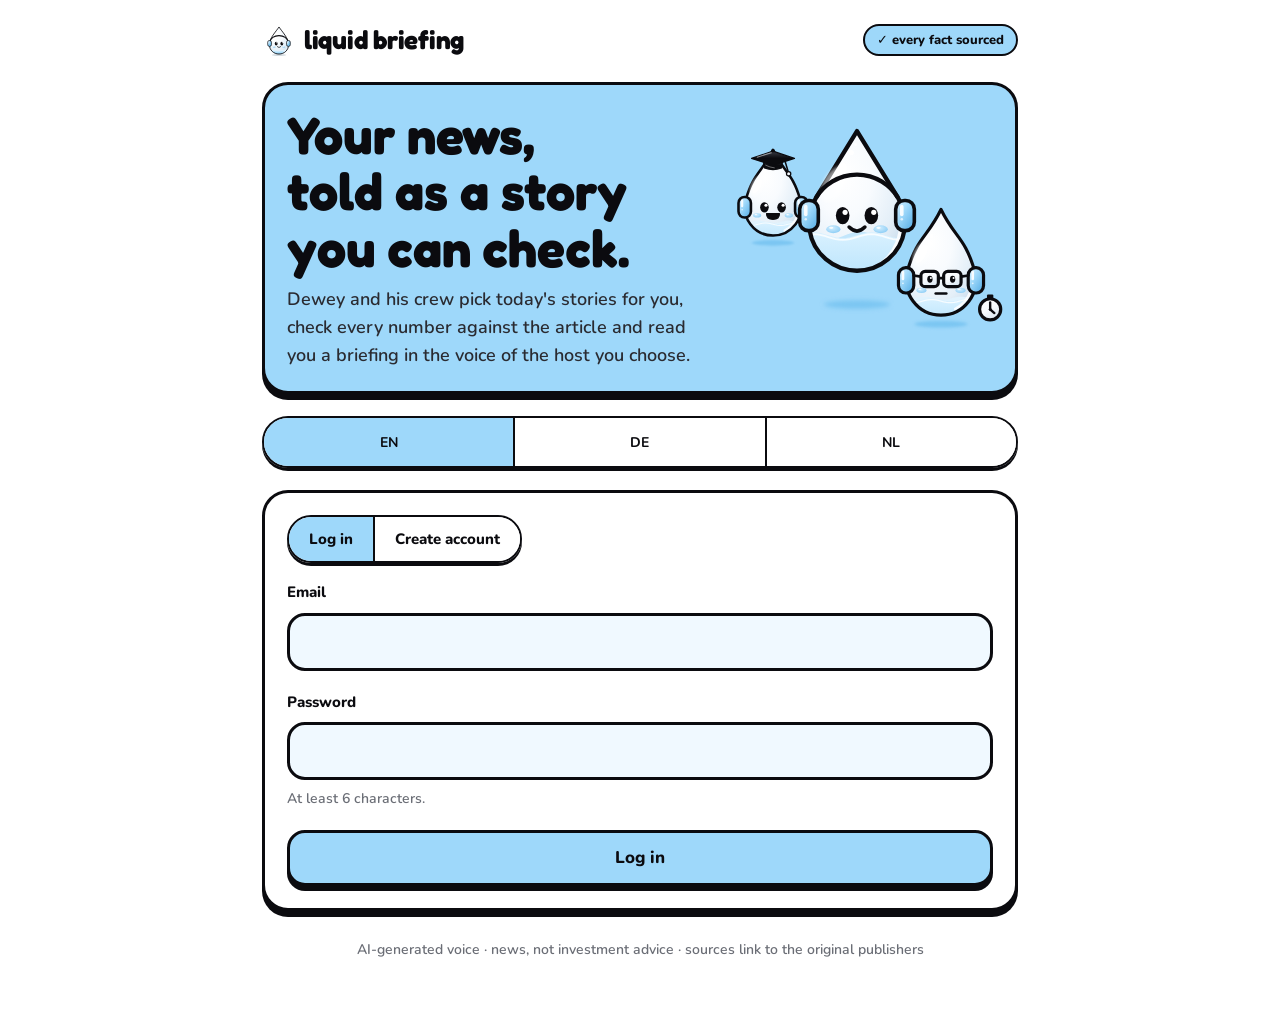
<file: index.html>
<!DOCTYPE html>
<html lang="en">
<head>
<meta charset="utf-8">
<meta name="viewport" content="width=device-width, initial-scale=1">
<title>Liquid Briefing</title>
<link rel="preconnect" href="https://fonts.googleapis.com">
<link rel="stylesheet" href="https://fonts.googleapis.com/css2?family=Fredoka:wght@500;600;700&family=Nunito:wght@400;600;700;800&display=swap">
<style>

/* VOICE: friendly, curious, honest - Dewey reads you the news and checks every fact
   IDEA: a pocket radio with a magnifying glass - the briefing plays, every sentence can be checked
   PICTURE: Dewey the drop with headphones, mood follows the state (happy, checking, talking, oops)
   COLOUR and TYPE: Design System v1 - 60 paper, 30 ink, 10 baby blue; Fredoka display, Nunito UI
   LAYOUT: one calm column, chunky outlined cards with offset shadows, player first */
:root{--paper:#FFFFFF;--ink:#0B0B0F;--ink2:#2A2B31;--mute:#6B6E76;--line:#C9CCD2;--soft:#EEF0F3;--sky:#9ED8FA;--sky2:#C2E6FC;--sky3:#1F6FA3;--dew100:#E1F3FE;--ice:#F0F9FF;--link:#1F6FA3;--link2:#0E3A57;--bad:#B3261E}
*{box-sizing:border-box;min-width:0}
html{scroll-behavior:smooth}
body{margin:0;background:var(--paper);color:var(--ink);font:600 16px/1.55 Nunito,system-ui,sans-serif;overflow-x:clip}
a{color:var(--link)}a:hover{color:var(--link2)}
h1,h2,h3{font-family:Fredoka,Nunito,sans-serif;margin:0;line-height:1.08;text-wrap:balance}
h1{font-weight:700;font-size:clamp(34px,5vw,52px)}h2{font-weight:600;font-size:28px}h3{font-weight:600;font-size:20px}
.wrap{max-width:820px;margin:0 auto;padding:20px clamp(16px,4vw,32px) 48px}
header{display:flex;justify-content:space-between;align-items:center;gap:12px;margin-bottom:22px}
.logo{font-family:Fredoka,sans-serif;font-weight:700;font-size:26px;letter-spacing:-.01em;display:flex;align-items:center;gap:8px;white-space:nowrap}
.pill{display:inline-flex;align-items:center;gap:6px;font-weight:800;font-size:13px;border:2px solid var(--ink);border-radius:999px;padding:4px 12px;background:var(--sky)}
.card{border:3px solid var(--ink);border-radius:26px;box-shadow:0 6px 0 var(--ink);background:var(--paper);padding:22px}
.card+.card,.stack>*+*{margin-top:22px}
.hero{background:var(--sky);display:grid;grid-template-columns:minmax(0,1fr) 280px;gap:18px;align-items:center}
.hero p{margin:10px 0 0;font-size:18px;color:var(--ink2)}
label.lab{display:block;font-weight:800;font-size:15px;margin:0 0 8px}
textarea{width:100%;min-height:118px;font:600 16px/1.5 Nunito,sans-serif;color:var(--ink);border:3px solid var(--ink);border-radius:18px;padding:14px 16px;resize:vertical;background:var(--ice)}
textarea:focus,button:focus-visible,a:focus-visible{outline:3px solid var(--sky3);outline-offset:3px}
.row{display:flex;flex-wrap:wrap;gap:10px}
.chip{font:800 15px Nunito,sans-serif;min-height:44px;padding:0 16px;border:2.5px solid var(--ink);border-radius:999px;background:var(--paper);color:var(--ink);box-shadow:0 3px 0 var(--ink);cursor:pointer}
.chip[aria-pressed=true]{background:var(--sky)}
.chip:active,.btn:active{transform:translateY(3px);box-shadow:0 0 0 var(--ink)}
.btn{font:800 17px Nunito,sans-serif;min-height:56px;padding:0 28px;border:3px solid var(--ink);border-radius:18px;background:var(--sky);color:var(--ink);box-shadow:0 5px 0 var(--ink);cursor:pointer}
.btn.dark{background:var(--ink);color:#fff;box-shadow:0 5px 0 var(--ink2)}.btn.white{background:#fff}
.btn[disabled]{border-color:var(--line);background:var(--soft);color:var(--mute);box-shadow:0 5px 0 var(--line);cursor:wait}
.hint{font-size:14px;color:var(--mute);margin:8px 0 0}
.field+.field{margin-top:20px}
.seg{display:inline-flex;border:2.5px solid var(--ink);border-radius:999px;overflow:hidden;box-shadow:0 3px 0 var(--ink)}
.seg button{font:800 15px Nunito,sans-serif;min-height:44px;padding:0 16px;border:0;border-left:2.5px solid var(--ink);background:#fff;cursor:pointer;font-variant-numeric:tabular-nums}
.seg button:first-child{border-left:0}.seg button[aria-pressed=true]{background:var(--sky)}
.or{display:flex;align-items:center;gap:10px;color:var(--mute);font-weight:800;font-size:13px;margin:18px 0 12px}.or::before,.or::after{content:"";flex:1;border-top:2px dashed var(--line)}
/* working */
.work{text-align:center;background:var(--ice)}
.work .dewey{margin:0 auto}
.steps{list-style:none;margin:18px auto 0;padding:0;max-width:440px;text-align:left}
.steps li{display:flex;align-items:center;gap:12px;padding:9px 0;font-weight:700;color:var(--mute)}
.steps li .dot{width:26px;height:26px;flex:none;border:2.5px solid var(--line);border-radius:999px;display:grid;place-items:center;font-size:14px;background:#fff}
.steps li.on{color:var(--ink)}.steps li.on .dot{border-color:var(--ink);background:var(--sky)}
.steps li.done{color:var(--ink2)}.steps li.done .dot{border-color:var(--ink);background:var(--ink);color:#fff}
.timer{font-variant-numeric:tabular-nums;font-weight:800;color:var(--ink2)}
/* player */
.player{background:var(--sky);display:flex;flex-direction:column;align-items:center;gap:8px;text-align:center}
.bar{position:relative;width:100%;height:20px;border:3px solid var(--ink);border-radius:999px;background:var(--soft);overflow:hidden;cursor:pointer;margin-top:10px;isolation:isolate;-webkit-mask-image:-webkit-radial-gradient(white,black);transform:translateZ(0)}
.bar i{display:block;height:100%;width:0;background:var(--ink);border-radius:0;transition:width .25s linear}
.times{width:100%;display:flex;justify-content:space-between;font-weight:800;font-size:13px;color:var(--ink2);font-variant-numeric:tabular-nums}
.ctrls{display:flex;justify-content:center;align-items:center;gap:22px;margin-top:6px}
.round{width:54px;height:54px;border:2.5px solid var(--ink);border-radius:999px;background:#fff;box-shadow:0 4px 0 var(--ink);display:grid;place-items:center;cursor:pointer;padding:0}
.round.big{width:78px;height:78px;border-width:3px;background:var(--ink);box-shadow:0 5px 0 var(--ink2)}
.now{background:#fff}
.now .k{display:flex;justify-content:space-between;align-items:center;gap:8px;margin-bottom:8px}
.now p{margin:0;font-weight:700;font-size:18px;line-height:1.45}
.src{display:inline-flex;align-items:center;gap:6px;font-weight:800;font-size:14px;text-underline-offset:3px;min-height:40px}
.tx{list-style:none;margin:0;padding:0}
.tx li{padding:12px 14px;border-radius:16px;border:2.5px solid transparent;cursor:pointer}
.tx li+li{margin-top:4px}
.tx li.cur{border-color:var(--ink);background:var(--ice)}
.tx .tag{font-size:12px;font-weight:800;color:var(--mute);text-transform:none}
.tx p{margin:2px 0 0;font-weight:700}
details{border:3px solid var(--ink);border-radius:20px;box-shadow:0 4px 0 var(--ink);background:#fff;padding:0 18px}
details+details{margin-top:14px}
summary{cursor:pointer;font-family:Fredoka,sans-serif;font-weight:600;font-size:19px;min-height:56px;display:flex;align-items:center;gap:10px;list-style:none}
summary::-webkit-details-marker{display:none}summary::after{content:"+";margin-left:auto;font-size:24px}details[open] summary::after{content:"–"}
details>div{padding:0 0 18px}
.kv{display:grid;grid-template-columns:minmax(0,170px) minmax(0,1fr);gap:6px 14px;margin:0}
.kv dt{color:var(--mute);font-weight:800;font-size:14px}.kv dd{margin:0;font-weight:700}
ul.why{margin:6px 0 0;padding-left:20px}ul.why li{margin:3px 0}
.story{border:2.5px solid var(--ink);border-radius:16px;padding:12px 14px;margin-top:10px;background:var(--ice)}
.story.cut{background:#fff;border-style:dashed}
.score{font-variant-numeric:tabular-nums;color:var(--mute);font-size:14px}
.removed{color:var(--bad)}
table{width:100%;border-collapse:collapse;font-variant-numeric:tabular-nums}td{padding:8px 4px;border-bottom:2px solid var(--soft);vertical-align:top}td:last-child{text-align:right;font-weight:800}
.err{background:#fff;text-align:center}
.foot{margin-top:28px;text-align:center;color:var(--mute);font-size:14px}
.hidden{display:none!important}
.dewey{display:block}
@keyframes bob{0%,100%{transform:translateY(0)}50%{transform:translateY(-8px)}}
.bob{animation:bob 1.8s ease-in-out infinite}
@media (prefers-reduced-motion:reduce){.bob{animation:none}.bar i{transition:none}html{scroll-behavior:auto}}
@media (max-width:600px){header .pill{display:none}.hero{grid-template-columns:1fr;text-align:center}.herocrew{margin:0 auto}.kv{grid-template-columns:1fr}.card{padding:18px}.seg button{padding:0 11px}}

/* v0.5: account, onboarding wizard, generate page */
input.txt{width:100%;font:700 18px Nunito,sans-serif;color:var(--ink);border:3px solid var(--ink);border-radius:18px;padding:14px 16px;background:var(--ice);min-height:56px}
input.txt:focus{outline:3px solid var(--sky3);outline-offset:3px}
.tabs{display:inline-flex;border:2.5px solid var(--ink);border-radius:999px;overflow:hidden;box-shadow:0 3px 0 var(--ink);margin-bottom:18px}
.tabs button{font:800 15px Nunito,sans-serif;min-height:44px;padding:0 20px;border:0;background:#fff;cursor:pointer}
.tabs button+button{border-left:2.5px solid var(--ink)}.tabs button[aria-pressed=true]{background:var(--sky)}
.authgrid{display:grid;grid-template-columns:minmax(0,1fr) 180px;gap:18px;align-items:center}
.msg{font-weight:800;font-size:14px;margin:10px 0 0;color:var(--bad)}.msg.ok{color:var(--ink)}
.dots{display:flex;gap:8px;justify-content:center;margin:0 0 16px}
.dots i{width:12px;height:12px;border-radius:999px;border:2.5px solid var(--ink);background:#fff}.dots i.on{background:var(--ink)}
.ask{font-family:Fredoka,sans-serif;font-weight:600;font-size:clamp(24px,3.4vw,32px);margin:6px 0 4px;line-height:1.15}
.opts{display:grid;grid-template-columns:repeat(auto-fill,minmax(220px,1fr));gap:12px;margin-top:16px}
.opt{display:flex;flex-direction:column;align-items:flex-start;gap:2px;text-align:left;font:800 17px Nunito,sans-serif;padding:14px 16px;min-height:64px;border:3px solid var(--ink);border-radius:18px;background:#fff;box-shadow:0 4px 0 var(--ink);cursor:pointer;color:var(--ink)}
.opt small{font-weight:600;font-size:14px;color:var(--mute)}
.opt[aria-pressed=true]{background:var(--sky)}.opt[aria-pressed=true] small{color:var(--ink2)}
.opt:active{transform:translateY(3px);box-shadow:0 1px 0 var(--ink)}
.navrow{display:flex;justify-content:space-between;align-items:center;gap:12px;margin-top:24px}
.sub{font-family:Fredoka,sans-serif;font-weight:600;font-size:18px;margin:20px 0 0}
.hello{background:var(--sky);display:grid;grid-template-columns:120px minmax(0,1fr);gap:16px;align-items:center}
.hello p{margin:4px 0 0;color:var(--ink2)}
.linkbtn{background:none;border:0;padding:0;font:800 14px Nunito,sans-serif;color:var(--ink);text-decoration:underline;text-underline-offset:3px;cursor:pointer;min-height:32px}
.switches{display:grid;grid-template-columns:repeat(auto-fill,minmax(230px,1fr));gap:12px;margin-top:12px}
.sw{display:flex;gap:12px;align-items:center;text-align:left;padding:12px 14px;border:3px solid var(--ink);border-radius:18px;background:#fff;box-shadow:0 4px 0 var(--ink);cursor:pointer;font:inherit;color:var(--ink);min-height:72px}
.sw b{display:block;font-size:16px}.sw small{display:block;font-size:13px;color:var(--mute);font-weight:600}
.sw .tg{flex:none;width:44px;height:26px;border:2.5px solid var(--ink);border-radius:999px;background:var(--soft);position:relative}
.sw .tg::after{content:"";position:absolute;top:2px;left:2px;width:17px;height:17px;border-radius:999px;background:#fff;border:2px solid var(--ink);transition:left .15s}
.sw[aria-pressed=true]{background:var(--ice)}.sw[aria-pressed=true] .tg{background:var(--ink)}.sw[aria-pressed=true] .tg::after{left:20px}
.voice{display:flex;flex-wrap:wrap;gap:8px;margin-top:10px}
.topics{display:grid;grid-template-columns:repeat(auto-fill,minmax(230px,1fr));gap:12px;margin-top:12px}
.tp{display:flex;flex-direction:column;gap:6px;text-align:left;padding:14px;border:3px solid var(--ink);border-radius:18px;background:#fff;box-shadow:0 4px 0 var(--ink);cursor:pointer;font:inherit;color:var(--ink);min-height:120px}
.tp .pill{align-self:flex-start;background:#fff;font-size:12px}
.tp b{font-size:15px;line-height:1.35}
.tp small{color:var(--mute);font-size:13px;font-weight:700;margin-top:auto}
.tp[aria-pressed=true]{background:var(--sky)}.tp[aria-pressed=true] .pill{background:var(--ink);color:#fff}
.who{font-size:14px;color:var(--mute);margin:8px 0 0}
@media (max-width:600px){.authgrid{grid-template-columns:1fr}.authgrid>div:last-child{display:none}.hello{grid-template-columns:72px minmax(0,1fr)}.opts{grid-template-columns:1fr}}
@media (prefers-reduced-motion:reduce){.sw .tg::after{transition:none}}
/* v1.0 Deweys Crew: picker, stage, player */
.genhead{display:flex;justify-content:space-between;align-items:center;gap:12px;flex-wrap:wrap}
.crows{display:flex;flex-direction:column;gap:10px}
.crow{display:grid;grid-template-columns:62px minmax(0,1fr) 28px;gap:12px;align-items:center;text-align:left;width:100%;padding:8px 10px;border:3px solid var(--ink);border-radius:20px;background:#fff;box-shadow:0 4px 0 var(--ink);cursor:pointer;font:inherit;color:inherit}
.crow[aria-checked=true]{background:var(--ice)}
.crow:active{transform:translateY(3px);box-shadow:0 1px 0 var(--ink)}
.ctile{position:relative;width:62px;height:62px;border:3px solid var(--ink);border-radius:14px;overflow:hidden;display:block}
.ctile lb-crew{position:absolute;width:72px;left:-8px;top:-1px;--lb-bubble-size:0px}
.cnm{display:flex;align-items:center;gap:8px;flex-wrap:wrap}
.cnm b{font:700 21px Fredoka,Nunito,sans-serif}
.ctag{font-size:12px;font-weight:800;padding:2px 9px;border:2.5px solid var(--ink);border-radius:999px;background:#fff;white-space:nowrap}
.cq{display:block;font-size:14px;font-weight:700;color:var(--ink2);line-height:1.3;margin-top:2px}
.ctick{width:26px;height:26px;border-radius:50%;background:var(--ink);display:grid;place-items:center;opacity:0}
.crow[aria-checked=true] .ctick{opacity:1}
.begin{border:3px solid var(--ink);border-radius:20px;padding:12px 14px;margin-top:14px}
.begin .brow{display:flex;justify-content:space-between;gap:8px;align-items:center;flex-wrap:wrap}
.begin p{margin:8px 0 0;font-size:17px;font-weight:700;line-height:1.4}
.begin p.score{font-size:14px;font-weight:700;margin-top:6px}
.cstage{position:relative;display:flex;align-items:flex-end;justify-content:center;padding:46px 12px 4px;min-height:280px;border-bottom:3px solid var(--ink);background:var(--ice);transition:background .3s}
.cstage lb-crew{width:min(70%,320px);--lb-bubble-size:16px}
.phase{position:absolute;top:14px;left:14px;font-size:12px;font-weight:800;letter-spacing:.06em;padding:4px 12px;border:2.5px solid var(--ink);border-radius:999px;background:#fff}
.work .steps{margin-top:14px}
.tipcard{background:var(--ice)}
.onbcrew .crows{margin-top:16px}
@media (max-width:600px){.cstage{min-height:220px}}


/* v1.1 Design System v1 "Sweet Ink" + crew screens: header, 3D host carousel, host card, player */
header{display:flex;justify-content:space-between;align-items:center}
.profbtn{width:44px;height:44px;border:2.5px solid var(--ink);border-radius:999px;background:#fff;box-shadow:0 3px 0 var(--ink);display:grid;place-items:center;padding:0;cursor:pointer}
.profbtn:active{transform:translateY(3px);box-shadow:0 0 0 var(--ink)}
.pickhead{display:flex;justify-content:space-between;align-items:flex-end;gap:12px;flex-wrap:wrap}
.pickhead h1{font-size:clamp(30px,4.6vw,44px);line-height:1.05}
.carousel{position:relative;perspective:900px;perspective-origin:50% 35%;touch-action:pan-y;user-select:none;-webkit-user-select:none;overflow:hidden;margin-top:14px;outline:none;background:var(--sky);border:3px solid var(--ink);border-radius:32px;--lb-shade:#7CC6F2}
.carousel:focus-visible{outline:3px solid var(--sky3);outline-offset:3px}
.car-track{position:absolute;inset:0;transform-style:preserve-3d}
.car-item{position:absolute;left:50%;top:52px;width:var(--cw,224px);margin-left:calc(var(--cw,224px) / -2);transform-style:preserve-3d;transition:transform .7s cubic-bezier(.2,.85,.25,1),opacity .5s;cursor:pointer;will-change:transform}
.carousel.dragging .car-item{transition:none}
.car-float{animation:lbdrift 5.6s ease-in-out infinite}
.car-item.on .car-float{animation:lbfloat 3.6s ease-in-out infinite}
.car-float lb-crew{display:block;width:100%;--lb-bubble-size:15px}
@keyframes lbdrift{0%,100%{transform:translateY(0)}50%{transform:translateY(-4px)}}
@keyframes lbfloat{0%,100%{transform:translateY(4px)}50%{transform:translateY(-16px)}}
.car-label{position:absolute;left:0;right:0;bottom:16px;z-index:120;display:flex;justify-content:center;align-items:center;gap:8px;pointer-events:none}
.car-label b{font:700 26px/1 Fredoka,sans-serif}
.car-nav{position:absolute;top:calc(50% - 30px);z-index:30;width:48px;height:48px;border:2.5px solid var(--ink);border-radius:999px;background:#fff;box-shadow:0 4px 0 var(--ink);display:grid;place-items:center;cursor:pointer;padding:0}
.car-nav:active{transform:translateY(3px);box-shadow:0 1px 0 var(--ink)}
.car-nav.prev{left:14px}.car-nav.next{right:14px}
.car-dots{display:flex;justify-content:center;gap:8px;margin-top:4px}
.car-dots button{width:12px;height:12px;border-radius:999px;border:2.5px solid var(--ink);background:#fff;padding:0;cursor:pointer}
.car-dots button[aria-current=true]{background:var(--ink);width:28px}
.hostcard{display:flex;flex-direction:column;gap:12px}
.hc-top{display:flex;justify-content:space-between;align-items:center;gap:8px;flex-wrap:wrap}
.hc-top .pill{font-size:11px;letter-spacing:.12em;text-transform:uppercase}
.hc-q{font:600 clamp(22px,3vw,28px)/1.15 Fredoka,sans-serif;margin:0}
.hc-for{margin:0;color:var(--mute);font-weight:700;font-size:14px}
.hc-grid{display:grid;grid-template-columns:minmax(0,1fr) minmax(0,1fr);gap:12px}
.hc-lab{font-weight:800;font-size:11px;letter-spacing:.12em;text-transform:uppercase;color:var(--mute);margin:0 0 6px}
.hc-chips{display:flex;flex-wrap:wrap;gap:6px}
.hc-chips span{font-weight:800;font-size:13px;border:2px solid var(--ink);border-radius:999px;padding:3px 10px;background:var(--dew100)}
.hc-chips.skip span{background:#fff;border-color:var(--line);color:var(--mute);text-decoration:line-through}
.hc-flow{display:flex;flex-wrap:wrap;align-items:center;gap:6px}
.hc-flow span{font-weight:800;font-size:13px;border:2px solid var(--ink);border-radius:10px;padding:4px 10px;background:#fff}
.hc-flow i{font-style:normal;font-weight:800}
.hc-words{display:grid;grid-template-columns:minmax(0,1fr) minmax(0,1fr);gap:10px}
.hc-words p{margin:0;border:2px solid var(--ink);border-radius:14px;padding:8px 12px;font-size:13px;font-weight:700;line-height:1.4}
.hc-words p.never{border-color:var(--line);color:var(--mute)}
.hc-open{margin:0;border:2.5px solid var(--ink);border-radius:18px;padding:12px 14px;background:var(--ice);font-weight:700;font-size:17px;line-height:1.4}
.player{position:relative;background:var(--sky);display:flex;flex-direction:column;align-items:center;gap:8px;text-align:center;padding:42px 18px 20px}
.player.dark{color:#fff}.player.dark .phase{color:var(--ink)}
.player h1{font-size:clamp(28px,4vw,36px);line-height:1.1}
.pstage{width:min(62%,260px)}
.pstage lb-crew{width:100%;--lb-bubble-size:15px}
.player .phase{position:absolute;top:14px;left:14px}
.pctl{display:flex;flex-direction:column;gap:6px}
.pctl .bar i{background:var(--accent,var(--sky));box-shadow:inset -3px 0 0 var(--ink)}
@media (max-width:600px){.hc-grid,.hc-words{grid-template-columns:1fr}.car-nav{display:none}.carousel{margin:12px 0 0;border-radius:26px}.car-dots button{width:16px;height:16px}.car-dots button[aria-current=true]{width:32px}}
@media (prefers-reduced-motion:reduce){.car-item{transition:none}.car-float,.car-item.on .car-float{animation:none}}

/* hero: Dewey with two of his crew, all floating */
.herocrew{position:relative;width:290px;height:250px;--lb-shade:#7CC6F2}
.hcr{position:absolute}
.hcr lb-crew,.hcr lb-dewey{display:block;width:100%;--lb-bubble-size:13px}
.hcr.back{width:120px;left:0;top:30px;z-index:1}
.hcr.mid{width:172px;left:58px;top:8px;z-index:2}
.hcr.front{width:148px;right:-12px;top:88px;z-index:3}
.hcr.back .hfl{animation:lbdrift 5.2s ease-in-out infinite -1.3s}
.hcr.mid .hfl{animation:lbfloat 3.8s ease-in-out infinite}
.hcr.front .hfl{animation:lbfloat 4.6s ease-in-out infinite -2.1s}
@media (prefers-reduced-motion:reduce){.hcr .hfl{animation:none}}

/* v1.2 clean host intro + folded transcript */
.hostcard{gap:14px;text-align:center;align-items:center;padding:20px 22px}
.hc-line{margin:0;font:600 clamp(19px,2.6vw,24px)/1.3 Fredoka,sans-serif;max-width:34ch}
.hc-traits{display:flex;flex-wrap:wrap;justify-content:center;gap:8px}
.hc-traits span{font-weight:800;font-size:14px;border:2.5px solid var(--ink);border-radius:999px;padding:5px 14px;background:var(--sky);box-shadow:0 3px 0 var(--ink)}
.txcard{margin-top:22px}
@media (max-width:600px){.hostcard{padding:18px 16px}.hc-traits span{font-size:13px;padding:4px 12px}}
.onbfoot{margin-top:16px;text-align:center}

/* v1.3 languages, quiz onboarding, profile */
.btn.wide{width:100%}
.segfull{display:flex;width:100%;border:2.5px solid var(--ink);border-radius:999px;overflow:hidden;box-shadow:0 3px 0 var(--ink);background:#fff}
.segfull button{flex:1 1 0;display:flex;flex-direction:column;align-items:center;justify-content:center;gap:2px;text-align:center;padding:8px 6px;min-height:60px;border:0;border-left:2.5px solid var(--ink);background:#fff;cursor:pointer;font-family:Nunito,sans-serif;color:var(--ink)}
.segfull button:first-child{border-left:0}.segfull button[aria-pressed=true]{background:var(--sky)}
.segfull button b{font-weight:800;font-size:16px;line-height:1.1}.segfull button span{font-weight:700;font-size:13px;line-height:1.1;color:var(--ink2)}
.langrow{display:flex;width:100%;margin:22px 0 0;box-sizing:border-box;border:2.5px solid var(--ink);border-radius:999px;overflow:hidden;box-shadow:0 3px 0 var(--ink)}
.langrow button{flex:1 1 0;min-height:48px;color:var(--ink);border:0;border-left:2.5px solid var(--ink);background:#fff;font:800 14px Nunito,sans-serif;cursor:pointer}
.langrow button:first-child{border-left:0}.langrow button[aria-pressed=true]{background:var(--sky)}
.onb{display:flex;flex-direction:column;gap:12px}
.onbtop{display:flex;justify-content:flex-end;min-height:18px}
.pbar{display:grid;grid-template-columns:repeat(4,minmax(0,1fr));gap:6px}.pbar i{height:8px;border-radius:999px;background:var(--soft)}.pbar i.on{background:var(--ink)}
.qbar{height:14px;border:2.5px solid var(--ink);border-radius:999px;background:var(--soft);overflow:hidden}.qbar i{display:block;height:100%;background:var(--sky);border-right:2.5px solid var(--ink);transition:width .4s ease}
.onb .ask{display:block;margin:14px 0 8px}
.onb .hint{margin:6px 0 0}
.deweybox{border:3px solid var(--ink);border-radius:32px;background:var(--sky);display:flex;flex-direction:column;align-items:center;gap:6px;padding:18px 18px 18px;text-align:center}
.deweybox .dewey{display:block}
.db-t{margin:0;font:700 28px/1.1 Fredoka,sans-serif}.db-p{margin:0;font-weight:700;font-size:15px;line-height:1.4;color:var(--ink2);max-width:36ch}
.csearch{display:flex;align-items:center;gap:10px;border:3px solid var(--ink);border-radius:18px;padding:0 14px;min-height:54px;background:var(--ice)}
.csearch input{flex:1 1 auto;min-width:0;border:0;background:transparent;font:700 17px Nunito,sans-serif;color:var(--ink);outline:none;min-height:48px}
.clist{margin-top:8px;border:2.5px solid var(--ink);border-radius:18px;overflow:hidden;display:flex;flex-direction:column}
.clist button{display:flex;align-items:center;justify-content:space-between;gap:10px;min-height:46px;padding:0 14px;border:0;border-bottom:1.5px solid var(--soft);background:#fff;font:700 16px Nunito,sans-serif;color:var(--ink);text-align:left;cursor:pointer}
.clist button:last-child{border-bottom:0}.clist button[aria-selected=true]{background:var(--dew100)}
.ctick2{width:24px;height:24px;flex:0 0 24px;border-radius:999px;background:var(--ink);display:grid;place-items:center}
.qcrew{border:3px solid var(--ink);border-radius:26px;background:var(--sky);padding:12px 6px 4px;display:grid;grid-template-columns:repeat(5,minmax(0,1fr));align-items:end;gap:2px;--lb-shade:#7CC6F2}
.qm{display:flex;flex-direction:column;align-items:center;gap:2px;transition:transform .45s ease,opacity .45s ease}
.qm lb-crew{width:100%;max-width:96px;--lb-bubble-size:0px}.qm span{font:700 13px Fredoka,sans-serif}
.qopts{display:flex;flex-direction:column;gap:8px}
.qopt{display:flex;align-items:center;gap:10px;min-height:50px;padding:8px 14px;border:2.5px solid var(--ink);border-radius:16px;background:#fff;box-shadow:0 2px 0 var(--ink);font:700 15px/1.3 Nunito,sans-serif;color:var(--ink);text-align:left;cursor:pointer}
.qopt span{flex:1 1 auto}.qopt .ctick2{visibility:hidden}
.qopt[aria-pressed=true]{background:var(--dew100);box-shadow:0 4px 0 var(--ink)}.qopt[aria-pressed=true] .ctick2{visibility:visible}
.rv-stage{position:relative;border:3px solid var(--ink);border-radius:32px;background:var(--sky);height:390px;overflow:hidden;display:flex;flex-direction:column;align-items:center;justify-content:flex-end;padding-bottom:16px}
.rv-stage .phase{position:absolute;top:14px;left:14px}
.rv-bubble{position:absolute;top:48px;left:18px;right:18px;z-index:3;background:#fff;border:2.5px solid var(--ink);border-radius:20px;box-shadow:0 4px 0 var(--ink);padding:10px 14px;font-weight:800;font-size:15px;line-height:1.35;text-align:center;opacity:0;transform:translateY(8px) scale(.96);animation:rvIn .5s ease-out 1.5s forwards}
.rv-ring{position:absolute;left:50%;top:70%;width:120px;height:36px;margin:-18px 0 0 -60px;border:3px solid var(--ink);border-radius:50%;opacity:0;animation:rvRing 1.6s ease-out .95s forwards}
.rv-ring.r2{animation-delay:1.15s}
.rv-host{position:relative;z-index:2;width:230px;animation:rvDrop 1.05s cubic-bezier(.3,1.45,.5,1) .2s both}
.rv-host lb-crew{display:block;width:100%;--lb-bubble-size:0px}
.rv-float{animation:rvFloat 3.4s ease-in-out 1.4s infinite}
.rv-splash{position:absolute;top:66%;width:12px;height:16px;border:2.5px solid var(--ink);border-radius:50% 50% 50% 50%/60% 60% 40% 40%;background:#fff;opacity:0}
.rv-splash.s1{left:30%;animation:rvSplashL .8s ease-out 1s forwards}.rv-splash.s2{left:66%;animation:rvSplashR .8s ease-out 1.05s forwards}
.rv-splash.s3{left:22%;animation:rvSplashL2 .9s ease-out 1.1s forwards}.rv-splash.s4{left:74%;animation:rvSplashR2 .9s ease-out 1.12s forwards}
.rv-name{display:flex;align-items:baseline;justify-content:center;gap:10px;margin-top:14px;opacity:0;animation:rvIn .5s ease-out 1.25s forwards}
.rv-name b{font:700 40px/1 Fredoka,sans-serif}
.rv-rest{display:flex;flex-direction:column;align-items:center;gap:12px;margin-top:10px;text-align:center;opacity:0;animation:rvIn .5s ease-out 1.85s forwards}
@keyframes rvDrop{0%{transform:translateY(-420px) scale(.9,1.1)}62%{transform:translateY(0) scale(1.12,.86)}80%{transform:translateY(-14px) scale(.97,1.03)}100%{transform:translateY(0) scale(1,1)}}
@keyframes rvFloat{0%,100%{transform:translateY(0)}50%{transform:translateY(-12px)}}
@keyframes rvRing{0%{opacity:.7;transform:scale(.4)}100%{opacity:0;transform:scale(3.2)}}
@keyframes rvSplashL{0%{opacity:1;transform:translate(0,0) rotate(-20deg)}100%{opacity:0;transform:translate(-34px,-70px) rotate(-40deg)}}
@keyframes rvSplashR{0%{opacity:1;transform:translate(0,0) rotate(20deg)}100%{opacity:0;transform:translate(34px,-74px) rotate(40deg)}}
@keyframes rvSplashL2{0%{opacity:1;transform:translate(0,0)}100%{opacity:0;transform:translate(-58px,-30px)}}
@keyframes rvSplashR2{0%{opacity:1;transform:translate(0,0)}100%{opacity:0;transform:translate(58px,-34px)}}
@keyframes rvIn{to{opacity:1;transform:none}}
@media (prefers-reduced-motion:reduce){.rv-host,.rv-float,.rv-ring,.rv-splash,.rv-bubble,.rv-name,.rv-rest{animation:none;opacity:1;transform:none}.rv-ring,.rv-splash{display:none}}
.profhead{display:flex;align-items:center;gap:12px}.profhead h1{font-size:clamp(28px,4vw,40px);flex:1 1 auto}
.profhost{display:flex;align-items:center;gap:12px;padding:12px 14px 12px 12px}
.ptile{position:relative;width:64px;height:64px;flex:0 0 64px;border:2.5px solid var(--ink);border-radius:14px;overflow:hidden}
.ptile lb-crew{position:absolute;width:76px;left:-8px;top:0;--lb-bubble-size:0px}
.phtext{flex:1 1 auto;min-width:0;display:flex;flex-direction:column;align-items:flex-start;gap:2px}.phtext b{font:700 22px/1 Fredoka,sans-serif}
.hc-lab{margin:0 0 8px}
@media (max-width:600px){.rv-stage{height:360px}.rv-host{width:180px}.rv-bubble{font-size:14px;top:46px}.rv-name b{font-size:34px}.segfull button b{font-size:15px}}

/* iOS Safari paints button text blue by default */
button{color:var(--ink)}
.round.big,.btn.dark{color:#fff}
/* v1.4 account: profile | library */
.profhead .acctabs{flex:1 1 auto}
.acctabs button{min-height:48px}
.profsaved{min-height:0;text-align:right}.profsaved:empty{display:none}
.libitem{display:flex;align-items:center;gap:12px;width:100%;padding:10px 14px 10px 10px;border:3px solid var(--ink);border-radius:22px;background:#fff;box-shadow:0 5px 0 var(--ink);cursor:pointer;text-align:left;font-family:Nunito,sans-serif}
.libitem+.libitem{margin-top:14px}
.libitem:active{transform:translateY(3px);box-shadow:0 2px 0 var(--ink)}
.libtext{flex:1 1 auto;min-width:0;display:flex;flex-direction:column;gap:3px}
.libtext b{font:700 18px/1.15 Fredoka,sans-serif}
.libsum{font-weight:700;font-size:14px;line-height:1.35;color:var(--ink2);display:-webkit-box;-webkit-line-clamp:2;-webkit-box-orient:vertical;overflow:hidden}
.libsum:empty{display:none}
.libempty{display:flex;flex-direction:column;align-items:center;gap:8px;text-align:center}
.resend{display:flex;flex-wrap:wrap;justify-content:center;gap:12px}
.tag:empty{display:none}

</style>
</head>
<body>
<div class="wrap">
  <header>
    <div class="logo"><span id="logoDrop"></span>liquid briefing</div>
    <span class="pill" id="hdrPill" data-t="pill">✓ every fact sourced</span>
    <button type="button" class="profbtn hidden" id="hdrProfile" data-ta="profileAria" aria-label="Your profile"><svg width="20" height="20" viewBox="0 0 24 24" aria-hidden="true" fill="none" stroke="#0B0B0F" stroke-width="2.5" stroke-linecap="round"><circle cx="12" cy="8" r="4"/><path d="M4 21c1.5-4 4.5-6 8-6s6.5 2 8 6"/></svg></button>
  </header>

  <!-- AUTH -->
  <section id="vAuth" class="hidden stack">
    <div class="card hero">
      <div>
        <h1 data-t="heroT">Your news, told as a story you can check.</h1>
        <p data-t="heroP"></p>
      </div>
      <div class="herocrew" aria-hidden="true">
        <div class="hcr back"><div class="hfl"><lb-crew who="pip" mode="idle"></lb-crew></div></div>
        <div class="hcr mid"><div class="hfl"><lb-dewey mode="idle" level="0.3"></lb-dewey></div></div>
        <div class="hcr front"><div class="hfl"><lb-crew who="tide" mode="idle"></lb-crew></div></div>
      </div>
    </div>
    <div class="langrow" id="authLang" role="group" aria-label="Language"></div>
    <form class="card" id="authForm" autocomplete="on">
      <div class="tabs" role="group" aria-label="Account">
        <button type="button" id="tabIn" aria-pressed="true" data-t="login">Log in</button>
        <button type="button" id="tabUp" aria-pressed="false" data-t="signup">Create account</button>
      </div>
      <div class="field">
        <label class="lab" for="email" data-t="email">Email</label>
        <input class="txt" id="email" type="email" autocomplete="email" required>
      </div>
      <div class="field">
        <label class="lab" for="pw" data-t="password">Password</label>
        <input class="txt" id="pw" type="password" autocomplete="current-password" minlength="6" required>
        <p class="hint" id="pwHint" data-t="pwHint">At least 6 characters.</p>
      </div>
      <p class="msg" id="authMsg" role="alert"></p>
      <div class="field" style="margin-top:20px"><button class="btn wide" id="authGo" type="submit">Log in</button></div>
    </form>
  </section>

  <!-- ONBOARDING: find your host -->
  <section id="vOnb" class="hidden">
    <div class="card onb">
      <div class="onbtop"><span class="score" id="onbStep"></span></div>
      <div class="onbbar" id="onbBar" aria-hidden="true"></div>
      <div id="step"></div>
      <p class="msg" id="onbMsg" role="alert"></p>
      <div class="navrow" id="onbNav">
        <button class="btn white" id="onbBack" type="button" data-t="back">Back</button>
        <button class="btn" id="onbNext" type="button" data-t="next">Next</button>
      </div>
    </div>
  </section>

  <!-- PROFILE -->
  <section id="vProfile" class="hidden stack">
    <div class="profhead">
      <button type="button" class="profbtn" id="profBack" data-ta="back" aria-label="Back"><svg width="20" height="20" viewBox="0 0 24 24" aria-hidden="true" fill="none" stroke="#0B0B0F" stroke-width="3" stroke-linecap="round" stroke-linejoin="round"><path d="M15 5l-7 7 7 7"/></svg></button>
      <div class="segfull acctabs" id="acctTabs" role="tablist" aria-label="Account"></div>
    </div>
    <div id="libPanel" class="hidden stack"><div id="libList"></div></div>
    <div id="profPanel" class="stack">
    <div class="profsaved"><span class="score" id="profSaved" aria-live="polite"></span></div>
    <div class="card profhost">
      <span class="ptile" id="profTile"><lb-crew id="profCrew" who="pip" mode="idle"></lb-crew></span>
      <div class="phtext"><span class="hc-lab" data-t="yourHost">Your host</span><b id="profHostName">Pip</b><button type="button" class="linkbtn" id="profRetake" data-t="retake">Retake the quiz</button></div>
      <button type="button" class="chip" id="profChange" data-t="change">Change</button>
    </div>
    <div id="profCarWrap" class="hidden"><div id="profCar"></div></div>
    <div class="card">
      <p class="hc-lab" data-t="language">Language</p>
      <div class="segfull" id="profLang" role="group" aria-label="Language"></div>
      <p class="hc-lab" style="margin-top:18px" data-t="country">Country</p>
      <div id="profCountry"></div>
      <p class="hc-lab" style="margin-top:18px" data-t="name">Name</p>
      <input class="txt" id="profName" maxlength="30" autocomplete="given-name">
      <p class="hc-lab" style="margin-top:18px" data-t="usual">Usual length</p>
      <div class="segfull" id="profLen" role="group" aria-label="Length"></div>
      <p class="hc-lab" style="margin-top:18px" data-t="following">Following</p>
      <div class="row" id="profFollow"></div>
    </div>
    <button class="btn white wide" id="profLogout" type="button" data-t="logout">Log out</button>
    </div>
  </section>

  <!-- GENERATE -->
  <section id="vGen" class="hidden stack">
    <div class="pickhead">
      <div><h1 id="helloT" data-t="whoListens">Who's listening today?</h1><p class="hint" style="margin:4px 0 0"><span id="helloP"></span><span data-t="sameFacts">Same facts, different character.</span></p></div>
    </div>
    <div id="genCar"></div>
    <div class="card hostcard" id="hostCard"></div>

    <div class="card">
      <label class="lab" for="question" style="font-family:Fredoka,sans-serif;font-weight:600;font-size:28px;margin-bottom:4px" data-t="wantKnow">What do you want to know today?</label>
      <p class="hint" style="margin:0 0 10px" id="qHint"></p>
      <textarea id="question" maxlength="400" data-tp="qPh"></textarea>
      <h2 style="margin-top:28px" data-t="howLong">How long today?</h2>
      <div class="segfull" role="group" aria-label="Length" id="lenSeg" style="margin-top:14px"></div>
      <h2 style="margin-top:24px" data-t="briefLang">Language today</h2>
      <div class="segfull" role="group" aria-label="Language" id="langSeg" style="margin-top:14px"></div>
      <div class="field" style="margin-top:28px"><button class="btn wide" id="go" type="button">Start briefing with Pip</button></div>
    </div>
  </section>

  <!-- WORKING -->
  <section id="vWork" class="hidden">
    <div class="card work" style="padding:0;overflow:hidden">
      <div class="cstage" id="workStage"><span class="phase" id="workPhase">MAKING</span><lb-crew id="workCrew" who="pip" mode="making" level="0" progress="0"></lb-crew></div>
      <div style="padding:18px 22px 22px">
        <h2 id="workT"></h2>
        <p class="hint"><span id="workLabel"></span> · <span class="timer" id="timer">0:00</span></p>
        <ol class="steps" id="steps"></ol>
      </div>
    </div>
  </section>

  <!-- RESULT -->
  <section id="vResult" class="hidden stack">
    <div class="card player" id="playCard">
      <div class="pstage"><lb-crew id="playCrew" who="pip" mode="paused" level="1"></lb-crew></div>
      <span class="phase" id="playPhase">PIP</span>
      <h1 id="pTitle"></h1>
      <p id="pMeta" style="margin:0;font-weight:700;font-size:15px"></p>
    </div>
    <div class="pctl">
      <div class="bar" id="bar" role="slider" aria-label="Position" tabindex="0"><i id="barFill"></i></div>
      <div class="times"><span id="tCur">0:00</span><span id="tDur">0:00</span></div>
      <div class="ctrls">
        <button class="round" id="back" type="button" aria-label="Back 10 seconds"><svg width="22" height="22" viewBox="0 0 24 24" fill="none" stroke="#0B0B0F" stroke-width="2.5" stroke-linecap="round" stroke-linejoin="round" aria-hidden="true"><path d="M4 12a8 8 0 1 0 2.4-5.7"/><path d="M4 4v4h4"/></svg></button>
        <button class="round big" id="play" type="button" aria-label="Play"><svg id="icoPlay" width="30" height="30" viewBox="0 0 24 24" aria-hidden="true"><path d="M8 5l11 7-11 7z" fill="#fff"/></svg><svg id="icoPause" class="hidden" width="30" height="30" viewBox="0 0 24 24" aria-hidden="true"><rect x="6" y="5" width="4" height="14" rx="1.5" fill="#fff"/><rect x="14" y="5" width="4" height="14" rx="1.5" fill="#fff"/></svg></button>
        <button class="round" id="next" type="button" aria-label="Next part"><svg width="22" height="22" viewBox="0 0 24 24" fill="none" stroke="#0B0B0F" stroke-width="2.5" stroke-linecap="round" stroke-linejoin="round" aria-hidden="true"><path d="M6 5l9 7-9 7z"/><path d="M19 5v14"/></svg></button>
      </div>
      <p class="hint" id="noAudio" style="margin:6px 0 0;text-align:center"></p>
      <audio id="audio" preload="auto"></audio>
    </div>

    <div class="card now" id="nowCard">
      <div class="k"><span class="pill" data-t="nowPlaying">Now playing</span><span class="score" id="nowPos"></span></div>
      <p id="nowText"></p>
      <div id="nowSrc"></div>
    </div>

    <details class="txcard" id="txCard">
      <summary><span data-t="transcript">Transcript</span> <span class="score" id="txCount" style="font-family:Nunito,sans-serif;font-weight:700;font-size:14px"></span></summary>
      <div>
        <p class="hint" style="margin:0" data-t="txHint"></p>
        <ol class="tx" id="tx" style="margin-top:12px"></ol>
      </div>
    </details>

    <div class="card tipcard hidden" id="shortCard"><p id="shortText" style="margin:0"></p></div>
    <div class="card tipcard hidden" id="tipCard">
      <p id="tipText" style="margin:0 0 12px"></p>
      <button class="btn white" id="tipGo" type="button"></button>
    </div>

    <div class="resend"><button class="btn white hidden" id="toLib" type="button" data-t="backToLib">Back to library</button><button class="btn white" id="again" type="button" data-t="again">Make another briefing</button></div>
  </section>

  <!-- ERROR -->
  <section id="vErr" class="hidden">
    <div class="card err">
      <div id="errDewey"></div>
      <h2 style="margin-top:8px" data-t="errT">Dewey couldn't finish this one</h2>
      <p id="errMsg" class="hint" style="font-size:16px"></p>
      <button class="btn" id="retry" type="button" style="margin-top:14px" data-t="retry">Try again</button>
      <div style="margin-top:12px"><button class="linkbtn" id="errHome" type="button" data-t="home">Back to start</button></div>
    </div>
  </section>

  <p class="foot" data-t="foot">AI-generated voice · news, not investment advice · sources link to the original publishers</p>
</div>

<script>
/* liquid-crew.js · Liquid Briefing
   Two web components, no dependencies. Work in plain HTML and in React.
   <lb-crew  who="pip|tide|flo|brook|rain" mode="idle|making|talking|paused" level="0..1" progress="0..1" drip-every="seconds" tempo="1.05">
   The chosen character carries the water: level is the fill while making and the time left while talking.
   lbCrewElement.hello("optional text") plays the pick animation once.
   <lb-dewey> stays available for screens without a chosen character. */
(() => {
  if (window.customElements && customElements.get('lb-crew')) return;

  const SVG = {
"pip": "<svg class=\"crew who-pip\" viewBox=\"0 0 280 256\" xmlns=\"http://www.w3.org/2000/svg\" aria-hidden=\"true\"><defs><radialGradient id=\"g-body\" cx=\"0.36\" cy=\"0.32\" r=\"0.78\"><stop offset=\"0\" stop-color=\"#FFFFFF\"/><stop offset=\"0.38\" stop-color=\"#F8FBFE\"/><stop offset=\"0.74\" stop-color=\"#E4EFF8\"/><stop offset=\"1\" stop-color=\"#C8DCEC\"/></radialGradient><linearGradient id=\"g-water\" x1=\"0\" y1=\"0\" x2=\"0\" y2=\"1\"><stop offset=\"0\" stop-color=\"#D9F1FF\"/><stop offset=\"0.3\" stop-color=\"#A9DDFB\"/><stop offset=\"0.8\" stop-color=\"#5EB5EA\"/></linearGradient><linearGradient id=\"g-blue\" x1=\"0\" y1=\"0\" x2=\"1\" y2=\"1\"><stop offset=\"0\" stop-color=\"#DDF2FF\"/><stop offset=\"0.42\" stop-color=\"#9ED8FA\"/><stop offset=\"1\" stop-color=\"#4FA9E3\"/></linearGradient><radialGradient id=\"g-cheek\" cx=\"0.4\" cy=\"0.35\" r=\"0.7\"><stop offset=\"0\" stop-color=\"#D2EEFF\"/><stop offset=\"1\" stop-color=\"#8CCDF5\"/></radialGradient><linearGradient id=\"g-white\" x1=\"0\" y1=\"0\" x2=\"0.6\" y2=\"1\"><stop offset=\"0\" stop-color=\"#FFFFFF\"/><stop offset=\"0.55\" stop-color=\"#F7FAFD\"/><stop offset=\"1\" stop-color=\"#DCE8F2\"/></linearGradient><linearGradient id=\"g-ink\" x1=\"0\" y1=\"0\" x2=\"0\" y2=\"1\"><stop offset=\"0\" stop-color=\"#3A3D47\"/><stop offset=\"0.5\" stop-color=\"#0B0B0F\"/><stop offset=\"1\" stop-color=\"#0B0B0F\"/></linearGradient><filter id=\"g-blur\" x=\"-50%\" y=\"-50%\" width=\"200%\" height=\"200%\"><feGaussianBlur stdDeviation=\"2.2\"/></filter><filter id=\"g-shadow\" x=\"-50%\" y=\"-200%\" width=\"200%\" height=\"500%\"><feGaussianBlur stdDeviation=\"3\"/></filter></defs><ellipse class=\"shade\" filter=\"url(#g-shadow)\" cx=\"140\" cy=\"233\" rx=\"50\" ry=\"6.5\" fill=\"#C9CCD2\"/><g class=\"drips\"></g><g class=\"hop\"><g class=\"bob\"><defs><clipPath id=\"bc\"><path d=\"M140 16 C166.05 69.41, 185.24 68.34, 203.44 131.81 A66 66 0 1 1 76.56 131.81 C94.76 68.34, 113.95 69.41, 140 16 Z\"/></clipPath></defs><path d=\"M140 16 C166.05 69.41, 185.24 68.34, 203.44 131.81 A66 66 0 1 1 76.56 131.81 C94.76 68.34, 113.95 69.41, 140 16 Z\" fill=\"url(#g-body)\"/><g clip-path=\"url(#bc)\"><g class=\"lvl\" transform=\"translate(0 187)\"><g class=\"wv2\"><path d=\"M-300 -1.2 L-295 0.2 L-290 1.4 L-285 2.4 L-280 3 L-275 2.9 L-270 2.2 L-265 1.2 L-260 -0.2 L-255 -1.4 L-250 -2.4 L-245 -3 L-240 -2.9 L-235 -2.2 L-230 -1.2 L-225 0.2 L-220 1.4 L-215 2.4 L-210 3 L-205 2.9 L-200 2.2 L-195 1.2 L-190 -0.2 L-185 -1.4 L-180 -2.4 L-175 -3 L-170 -2.9 L-165 -2.2 L-160 -1.2 L-155 0.2 L-150 1.4 L-145 2.4 L-140 3 L-135 2.9 L-130 2.2 L-125 1.2 L-120 -0.2 L-115 -1.4 L-110 -2.4 L-105 -3 L-100 -2.9 L-95 -2.2 L-90 -1.2 L-85 0.2 L-80 1.4 L-75 2.4 L-70 3 L-65 2.9 L-60 2.2 L-55 1.2 L-50 -0.2 L-45 -1.4 L-40 -2.4 L-35 -3 L-30 -2.9 L-25 -2.2 L-20 -1.2 L-15 0.2 L-10 1.4 L-5 2.4 L0 3 L5 2.9 L10 2.2 L15 1.2 L20 -0.2 L25 -1.4 L30 -2.4 L35 -3 L40 -2.9 L45 -2.2 L50 -1.2 L55 0.2 L60 1.4 L65 2.4 L70 3 L75 2.9 L80 2.2 L85 1.2 L90 -0.2 L95 -1.4 L100 -2.4 L105 -3 L110 -2.9 L115 -2.2 L120 -1.2 L125 0.2 L130 1.4 L135 2.4 L140 3 L145 2.9 L150 2.2 L155 1.2 L160 -0.2 L165 -1.4 L170 -2.4 L175 -3 L180 -2.9 L185 -2.2 L190 -1.2 L195 0.2 L200 1.4 L205 2.4 L210 3 L215 2.9 L220 2.2 L225 1.2 L230 -0.2 L235 -1.4 L240 -2.4 L245 -3 L250 -2.9 L255 -2.2 L260 -1.2 L265 0.2 L270 1.4 L275 2.4 L280 3 L285 2.9 L290 2.2 L295 1.2 L300 -0.2 L305 -1.4 L310 -2.4 L315 -3 L320 -2.9 L325 -2.2 L330 -1.2 L335 0.2 L340 1.4 L345 2.4 L350 3 L355 2.9 L360 2.2 L365 1.2 L370 -0.2 L375 -1.4 L380 -2.4 L385 -3 L390 -2.9 L395 -2.2 L400 -1.2 L405 0.2 L410 1.4 L415 2.4 L420 3 L425 2.9 L430 2.2 L435 1.2 L440 -0.2 L445 -1.4 L450 -2.4 L455 -3 L460 -2.9 L465 -2.2 L470 -1.2 L475 0.2 L480 1.4 L485 2.4 L490 3 L495 2.9 L500 2.2 L505 1.2 L510 -0.2 L515 -1.4 L520 -2.4 L525 -3 L530 -2.9 L535 -2.2 L540 -1.2 L545 0.2 L550 1.4 L555 2.4 L560 3 L565 2.9 L570 2.2 L575 1.2 L580 -0.2 L585 -1.4 L590 -2.4 L595 -3 L600 -2.9 L600 240 L-300 240 Z\" fill=\"#E1F3FE\" transform=\"translate(0 -3)\"/></g><g class=\"wv\"><path d=\"M-300 -2.9 L-295 -2.9 L-290 -2.3 L-285 -1.3 L-280 0 L-275 1.3 L-270 2.3 L-265 2.9 L-260 2.9 L-255 2.3 L-250 1.3 L-245 -0 L-240 -1.3 L-235 -2.3 L-230 -2.9 L-225 -2.9 L-220 -2.3 L-215 -1.3 L-210 0 L-205 1.3 L-200 2.3 L-195 2.9 L-190 2.9 L-185 2.3 L-180 1.3 L-175 -0 L-170 -1.3 L-165 -2.3 L-160 -2.9 L-155 -2.9 L-150 -2.3 L-145 -1.3 L-140 0 L-135 1.3 L-130 2.3 L-125 2.9 L-120 2.9 L-115 2.3 L-110 1.3 L-105 -0 L-100 -1.3 L-95 -2.3 L-90 -2.9 L-85 -2.9 L-80 -2.3 L-75 -1.3 L-70 0 L-65 1.3 L-60 2.3 L-55 2.9 L-50 2.9 L-45 2.3 L-40 1.3 L-35 -0 L-30 -1.3 L-25 -2.3 L-20 -2.9 L-15 -2.9 L-10 -2.3 L-5 -1.3 L0 0 L5 1.3 L10 2.3 L15 2.9 L20 2.9 L25 2.3 L30 1.3 L35 0 L40 -1.3 L45 -2.3 L50 -2.9 L55 -2.9 L60 -2.3 L65 -1.3 L70 -0 L75 1.3 L80 2.3 L85 2.9 L90 2.9 L95 2.3 L100 1.3 L105 0 L110 -1.3 L115 -2.3 L120 -2.9 L125 -2.9 L130 -2.3 L135 -1.3 L140 -0 L145 1.3 L150 2.3 L155 2.9 L160 2.9 L165 2.3 L170 1.3 L175 0 L180 -1.3 L185 -2.3 L190 -2.9 L195 -2.9 L200 -2.3 L205 -1.3 L210 -0 L215 1.3 L220 2.3 L225 2.9 L230 2.9 L235 2.3 L240 1.3 L245 0 L250 -1.3 L255 -2.3 L260 -2.9 L265 -2.9 L270 -2.3 L275 -1.3 L280 -0 L285 1.3 L290 2.3 L295 2.9 L300 2.9 L305 2.3 L310 1.3 L315 0 L320 -1.3 L325 -2.3 L330 -2.9 L335 -2.9 L340 -2.3 L345 -1.3 L350 -0 L355 1.3 L360 2.3 L365 2.9 L370 2.9 L375 2.3 L380 1.3 L385 -0 L390 -1.3 L395 -2.3 L400 -2.9 L405 -2.9 L410 -2.3 L415 -1.3 L420 -0 L425 1.3 L430 2.3 L435 2.9 L440 2.9 L445 2.3 L450 1.3 L455 -0 L460 -1.3 L465 -2.3 L470 -2.9 L475 -2.9 L480 -2.3 L485 -1.3 L490 -0 L495 1.3 L500 2.3 L505 2.9 L510 2.9 L515 2.3 L520 1.3 L525 0 L530 -1.3 L535 -2.3 L540 -2.9 L545 -2.9 L550 -2.3 L555 -1.3 L560 -0 L565 1.3 L570 2.3 L575 2.9 L580 2.9 L585 2.3 L590 1.3 L595 0 L600 -1.3 L600 240 L-300 240 Z\" fill=\"url(#g-water)\"/><path d=\"M-300 -2.9 L-295 -2.9 L-290 -2.3 L-285 -1.3 L-280 0 L-275 1.3 L-270 2.3 L-265 2.9 L-260 2.9 L-255 2.3 L-250 1.3 L-245 -0 L-240 -1.3 L-235 -2.3 L-230 -2.9 L-225 -2.9 L-220 -2.3 L-215 -1.3 L-210 0 L-205 1.3 L-200 2.3 L-195 2.9 L-190 2.9 L-185 2.3 L-180 1.3 L-175 -0 L-170 -1.3 L-165 -2.3 L-160 -2.9 L-155 -2.9 L-150 -2.3 L-145 -1.3 L-140 0 L-135 1.3 L-130 2.3 L-125 2.9 L-120 2.9 L-115 2.3 L-110 1.3 L-105 -0 L-100 -1.3 L-95 -2.3 L-90 -2.9 L-85 -2.9 L-80 -2.3 L-75 -1.3 L-70 0 L-65 1.3 L-60 2.3 L-55 2.9 L-50 2.9 L-45 2.3 L-40 1.3 L-35 -0 L-30 -1.3 L-25 -2.3 L-20 -2.9 L-15 -2.9 L-10 -2.3 L-5 -1.3 L0 0 L5 1.3 L10 2.3 L15 2.9 L20 2.9 L25 2.3 L30 1.3 L35 0 L40 -1.3 L45 -2.3 L50 -2.9 L55 -2.9 L60 -2.3 L65 -1.3 L70 -0 L75 1.3 L80 2.3 L85 2.9 L90 2.9 L95 2.3 L100 1.3 L105 0 L110 -1.3 L115 -2.3 L120 -2.9 L125 -2.9 L130 -2.3 L135 -1.3 L140 -0 L145 1.3 L150 2.3 L155 2.9 L160 2.9 L165 2.3 L170 1.3 L175 0 L180 -1.3 L185 -2.3 L190 -2.9 L195 -2.9 L200 -2.3 L205 -1.3 L210 -0 L215 1.3 L220 2.3 L225 2.9 L230 2.9 L235 2.3 L240 1.3 L245 0 L250 -1.3 L255 -2.3 L260 -2.9 L265 -2.9 L270 -2.3 L275 -1.3 L280 -0 L285 1.3 L290 2.3 L295 2.9 L300 2.9 L305 2.3 L310 1.3 L315 0 L320 -1.3 L325 -2.3 L330 -2.9 L335 -2.9 L340 -2.3 L345 -1.3 L350 -0 L355 1.3 L360 2.3 L365 2.9 L370 2.9 L375 2.3 L380 1.3 L385 -0 L390 -1.3 L395 -2.3 L400 -2.9 L405 -2.9 L410 -2.3 L415 -1.3 L420 -0 L425 1.3 L430 2.3 L435 2.9 L440 2.9 L445 2.3 L450 1.3 L455 -0 L460 -1.3 L465 -2.3 L470 -2.9 L475 -2.9 L480 -2.3 L485 -1.3 L490 -0 L495 1.3 L500 2.3 L505 2.9 L510 2.9 L515 2.3 L520 1.3 L525 0 L530 -1.3 L535 -2.3 L540 -2.9 L545 -2.9 L550 -2.3 L555 -1.3 L560 -0 L565 1.3 L570 2.3 L575 2.9 L580 2.9 L585 2.3 L590 1.3 L595 0 L600 -1.3\" fill=\"none\" stroke=\"#FFFFFF\" stroke-width=\"2.5\" stroke-linecap=\"round\" stroke-opacity=\".8\" transform=\"translate(0 2.5)\"/></g><g class=\"bubbles\"><circle cx=\"135.8\" cy=\"67.7\" r=\"3.9\" fill=\"#FFFFFF\" fill-opacity=\".85\" style=\"--d:-61.7px;animation-duration:2.7s;animation-delay:-1.3s\"/><circle cx=\"147.7\" cy=\"31.7\" r=\"3.1\" fill=\"#FFFFFF\" fill-opacity=\".85\" style=\"--d:-25.7px;animation-duration:2.9s;animation-delay:-2.3s\"/><circle cx=\"104.3\" cy=\"43.1\" r=\"2.4\" fill=\"#FFFFFF\" fill-opacity=\".85\" style=\"--d:-37.1px;animation-duration:3.1s;animation-delay:-2.2s\"/><circle cx=\"99.7\" cy=\"108.3\" r=\"3.9\" fill=\"#FFFFFF\" fill-opacity=\".85\" style=\"--d:-102.3px;animation-duration:2.9s;animation-delay:-1.8s\"/><circle cx=\"109.9\" cy=\"15.4\" r=\"3.2\" fill=\"#FFFFFF\" fill-opacity=\".85\" style=\"--d:-9.4px;animation-duration:2.1s;animation-delay:-0.4s\"/><circle cx=\"117.3\" cy=\"16.9\" r=\"3\" fill=\"#FFFFFF\" fill-opacity=\".85\" style=\"--d:-10.9px;animation-duration:2.6s;animation-delay:-2.2s\"/><circle cx=\"141.7\" cy=\"75.5\" r=\"3.1\" fill=\"#FFFFFF\" fill-opacity=\".85\" style=\"--d:-69.5px;animation-duration:2.9s;animation-delay:-1.3s\"/><circle cx=\"120.5\" cy=\"109.8\" r=\"4\" fill=\"#FFFFFF\" fill-opacity=\".85\" style=\"--d:-103.8px;animation-duration:3.2s;animation-delay:-2.2s\"/></g></g></g><g clip-path=\"url(#bc)\"><path d=\"M199 126 C205 158 195 190 167 204\" fill=\"none\" stroke=\"#FFFFFF\" stroke-width=\"5\" stroke-linecap=\"round\" stroke-opacity=\".85\"/><path d=\"M190 104 C196 114 200 122 201 132\" fill=\"none\" stroke=\"#FFFFFF\" stroke-width=\"3\" stroke-linecap=\"round\" stroke-opacity=\".6\"/></g><path d=\"M140 16 C166.05 69.41, 185.24 68.34, 203.44 131.81 A66 66 0 1 1 76.56 131.81 C94.76 68.34, 113.95 69.41, 140 16 Z\" fill=\"none\" stroke=\"#0B0B0F\" stroke-width=\"6\" stroke-linejoin=\"round\"/><ellipse cx=\"103\" cy=\"100\" rx=\"8\" ry=\"19\" transform=\"rotate(28 103 100)\" fill=\"#FFFFFF\" fill-opacity=\".95\"/><ellipse cx=\"103\" cy=\"100\" rx=\"14\" ry=\"26\" transform=\"rotate(28 103 100)\" fill=\"#FFFFFF\" fill-opacity=\".5\" filter=\"url(#g-blur)\"/><circle cx=\"122\" cy=\"66\" r=\"3.6\" fill=\"#FFFFFF\"/><circle cx=\"130\" cy=\"53\" r=\"2\" fill=\"#FFFFFF\" fill-opacity=\".9\"/><rect x=\"59.5\" y=\"126\" width=\"29\" height=\"48\" rx=\"14\" fill=\"url(#g-blue)\" stroke=\"#0B0B0F\" stroke-width=\"6\"/><rect x=\"65.5\" y=\"132\" width=\"5\" height=\"18\" rx=\"2.5\" fill=\"#FFFFFF\" fill-opacity=\".9\"/><circle cx=\"68\" cy=\"155.76\" r=\"1.8\" fill=\"#FFFFFF\" fill-opacity=\".7\"/><rect x=\"191.5\" y=\"126\" width=\"29\" height=\"48\" rx=\"14\" fill=\"url(#g-blue)\" stroke=\"#0B0B0F\" stroke-width=\"6\"/><rect x=\"197.5\" y=\"132\" width=\"5\" height=\"18\" rx=\"2.5\" fill=\"#FFFFFF\" fill-opacity=\".9\"/><circle cx=\"200\" cy=\"155.76\" r=\"1.8\" fill=\"#FFFFFF\" fill-opacity=\".7\"/><g class=\"eyes\"><g class=\"eye\"><ellipse cx=\"120\" cy=\"150\" rx=\"10\" ry=\"12\" fill=\"#0B0B0F\"/><circle cx=\"123.6\" cy=\"145.4\" r=\"3.6\" fill=\"#FFFFFF\"/></g><g class=\"eye\"><ellipse cx=\"160\" cy=\"150\" rx=\"10\" ry=\"12\" fill=\"#0B0B0F\"/><circle cx=\"163.6\" cy=\"145.4\" r=\"3.6\" fill=\"#FFFFFF\"/></g></g><ellipse cx=\"103\" cy=\"169\" rx=\"9.5\" ry=\"5\" fill=\"url(#g-cheek)\"/><ellipse cx=\"100\" cy=\"167\" rx=\"3\" ry=\"1.6\" fill=\"#FFFFFF\" fill-opacity=\".85\"/><ellipse cx=\"177\" cy=\"169\" rx=\"9.5\" ry=\"5\" fill=\"url(#g-cheek)\"/><ellipse cx=\"174\" cy=\"167\" rx=\"3\" ry=\"1.6\" fill=\"#FFFFFF\" fill-opacity=\".85\"/><g class=\"mouth-c\"><path d=\"M125 165 H155 C155 174.1 148.2 178 140 178 C131.8 178 125 174.1 125 165 Z\" fill=\"#0B0B0F\" stroke=\"#0B0B0F\" stroke-width=\"3\" stroke-linejoin=\"round\"/></g><g class=\"mouth-o\"><path d=\"M128 164 H152 C152 177.3 146.6 183 140 183 C133.4 183 128 177.3 128 164 Z\" fill=\"#0B0B0F\" stroke=\"#0B0B0F\" stroke-width=\"3\" stroke-linejoin=\"round\"/><ellipse cx=\"140\" cy=\"178\" rx=\"6\" ry=\"3\" fill=\"#9ED8FA\"/></g><g class=\"cap\"><path d=\"M118 41 L162 41 L160 58 Q140 66 120 58 Z\" fill=\"url(#g-ink)\" stroke=\"#0B0B0F\" stroke-width=\"3\" stroke-linejoin=\"round\"/><path d=\"M90 36 L140 19 L190 36 L140 52 Z\" fill=\"url(#g-ink)\" stroke=\"#0B0B0F\" stroke-width=\"3\" stroke-linejoin=\"round\"/><path d=\"M103 33 L136 23\" stroke=\"#FFFFFF\" stroke-width=\"2.5\" stroke-linecap=\"round\" stroke-opacity=\".55\"/><path d=\"M123 52 Q133 57 143 58\" fill=\"none\" stroke=\"#FFFFFF\" stroke-width=\"2\" stroke-linecap=\"round\" stroke-opacity=\".45\"/><circle cx=\"140\" cy=\"18\" r=\"4\" fill=\"#0B0B0F\"/><g class=\"tassel\"><path d=\"M168 42 L176 69\" stroke=\"#0B0B0F\" stroke-width=\"3.5\" stroke-linecap=\"round\"/><circle cx=\"176.5\" cy=\"72\" r=\"5\" fill=\"url(#g-white)\" stroke=\"#0B0B0F\" stroke-width=\"3\"/></g></g></g></g></svg>",
"tide": "<svg class=\"crew who-tide\" viewBox=\"0 0 280 256\" xmlns=\"http://www.w3.org/2000/svg\" aria-hidden=\"true\"><defs><radialGradient id=\"g-body\" cx=\"0.36\" cy=\"0.32\" r=\"0.78\"><stop offset=\"0\" stop-color=\"#FFFFFF\"/><stop offset=\"0.38\" stop-color=\"#F8FBFE\"/><stop offset=\"0.74\" stop-color=\"#E4EFF8\"/><stop offset=\"1\" stop-color=\"#C8DCEC\"/></radialGradient><linearGradient id=\"g-water\" x1=\"0\" y1=\"0\" x2=\"0\" y2=\"1\"><stop offset=\"0\" stop-color=\"#D9F1FF\"/><stop offset=\"0.3\" stop-color=\"#A9DDFB\"/><stop offset=\"0.8\" stop-color=\"#5EB5EA\"/></linearGradient><linearGradient id=\"g-blue\" x1=\"0\" y1=\"0\" x2=\"1\" y2=\"1\"><stop offset=\"0\" stop-color=\"#DDF2FF\"/><stop offset=\"0.42\" stop-color=\"#9ED8FA\"/><stop offset=\"1\" stop-color=\"#4FA9E3\"/></linearGradient><radialGradient id=\"g-cheek\" cx=\"0.4\" cy=\"0.35\" r=\"0.7\"><stop offset=\"0\" stop-color=\"#D2EEFF\"/><stop offset=\"1\" stop-color=\"#8CCDF5\"/></radialGradient><linearGradient id=\"g-white\" x1=\"0\" y1=\"0\" x2=\"0.6\" y2=\"1\"><stop offset=\"0\" stop-color=\"#FFFFFF\"/><stop offset=\"0.55\" stop-color=\"#F7FAFD\"/><stop offset=\"1\" stop-color=\"#DCE8F2\"/></linearGradient><linearGradient id=\"g-ink\" x1=\"0\" y1=\"0\" x2=\"0\" y2=\"1\"><stop offset=\"0\" stop-color=\"#3A3D47\"/><stop offset=\"0.5\" stop-color=\"#0B0B0F\"/><stop offset=\"1\" stop-color=\"#0B0B0F\"/></linearGradient><filter id=\"g-blur\" x=\"-50%\" y=\"-50%\" width=\"200%\" height=\"200%\"><feGaussianBlur stdDeviation=\"2.2\"/></filter><filter id=\"g-shadow\" x=\"-50%\" y=\"-200%\" width=\"200%\" height=\"500%\"><feGaussianBlur stdDeviation=\"3\"/></filter></defs><ellipse class=\"shade\" filter=\"url(#g-shadow)\" cx=\"140\" cy=\"233\" rx=\"50\" ry=\"6.5\" fill=\"#C9CCD2\"/><g class=\"drips\"></g><g class=\"hop\"><g class=\"bob\"><defs><clipPath id=\"bc\"><path d=\"M140 16 C166.05 69.41, 185.24 68.34, 203.44 131.81 A66 66 0 1 1 76.56 131.81 C94.76 68.34, 113.95 69.41, 140 16 Z\"/></clipPath></defs><path d=\"M140 16 C166.05 69.41, 185.24 68.34, 203.44 131.81 A66 66 0 1 1 76.56 131.81 C94.76 68.34, 113.95 69.41, 140 16 Z\" fill=\"url(#g-body)\"/><g clip-path=\"url(#bc)\"><g class=\"lvl\" transform=\"translate(0 187)\"><g class=\"wv2\"><path d=\"M-300 -1.2 L-295 0.2 L-290 1.4 L-285 2.4 L-280 3 L-275 2.9 L-270 2.2 L-265 1.2 L-260 -0.2 L-255 -1.4 L-250 -2.4 L-245 -3 L-240 -2.9 L-235 -2.2 L-230 -1.2 L-225 0.2 L-220 1.4 L-215 2.4 L-210 3 L-205 2.9 L-200 2.2 L-195 1.2 L-190 -0.2 L-185 -1.4 L-180 -2.4 L-175 -3 L-170 -2.9 L-165 -2.2 L-160 -1.2 L-155 0.2 L-150 1.4 L-145 2.4 L-140 3 L-135 2.9 L-130 2.2 L-125 1.2 L-120 -0.2 L-115 -1.4 L-110 -2.4 L-105 -3 L-100 -2.9 L-95 -2.2 L-90 -1.2 L-85 0.2 L-80 1.4 L-75 2.4 L-70 3 L-65 2.9 L-60 2.2 L-55 1.2 L-50 -0.2 L-45 -1.4 L-40 -2.4 L-35 -3 L-30 -2.9 L-25 -2.2 L-20 -1.2 L-15 0.2 L-10 1.4 L-5 2.4 L0 3 L5 2.9 L10 2.2 L15 1.2 L20 -0.2 L25 -1.4 L30 -2.4 L35 -3 L40 -2.9 L45 -2.2 L50 -1.2 L55 0.2 L60 1.4 L65 2.4 L70 3 L75 2.9 L80 2.2 L85 1.2 L90 -0.2 L95 -1.4 L100 -2.4 L105 -3 L110 -2.9 L115 -2.2 L120 -1.2 L125 0.2 L130 1.4 L135 2.4 L140 3 L145 2.9 L150 2.2 L155 1.2 L160 -0.2 L165 -1.4 L170 -2.4 L175 -3 L180 -2.9 L185 -2.2 L190 -1.2 L195 0.2 L200 1.4 L205 2.4 L210 3 L215 2.9 L220 2.2 L225 1.2 L230 -0.2 L235 -1.4 L240 -2.4 L245 -3 L250 -2.9 L255 -2.2 L260 -1.2 L265 0.2 L270 1.4 L275 2.4 L280 3 L285 2.9 L290 2.2 L295 1.2 L300 -0.2 L305 -1.4 L310 -2.4 L315 -3 L320 -2.9 L325 -2.2 L330 -1.2 L335 0.2 L340 1.4 L345 2.4 L350 3 L355 2.9 L360 2.2 L365 1.2 L370 -0.2 L375 -1.4 L380 -2.4 L385 -3 L390 -2.9 L395 -2.2 L400 -1.2 L405 0.2 L410 1.4 L415 2.4 L420 3 L425 2.9 L430 2.2 L435 1.2 L440 -0.2 L445 -1.4 L450 -2.4 L455 -3 L460 -2.9 L465 -2.2 L470 -1.2 L475 0.2 L480 1.4 L485 2.4 L490 3 L495 2.9 L500 2.2 L505 1.2 L510 -0.2 L515 -1.4 L520 -2.4 L525 -3 L530 -2.9 L535 -2.2 L540 -1.2 L545 0.2 L550 1.4 L555 2.4 L560 3 L565 2.9 L570 2.2 L575 1.2 L580 -0.2 L585 -1.4 L590 -2.4 L595 -3 L600 -2.9 L600 240 L-300 240 Z\" fill=\"#E1F3FE\" transform=\"translate(0 -3)\"/></g><g class=\"wv\"><path d=\"M-300 -2.9 L-295 -2.9 L-290 -2.3 L-285 -1.3 L-280 0 L-275 1.3 L-270 2.3 L-265 2.9 L-260 2.9 L-255 2.3 L-250 1.3 L-245 -0 L-240 -1.3 L-235 -2.3 L-230 -2.9 L-225 -2.9 L-220 -2.3 L-215 -1.3 L-210 0 L-205 1.3 L-200 2.3 L-195 2.9 L-190 2.9 L-185 2.3 L-180 1.3 L-175 -0 L-170 -1.3 L-165 -2.3 L-160 -2.9 L-155 -2.9 L-150 -2.3 L-145 -1.3 L-140 0 L-135 1.3 L-130 2.3 L-125 2.9 L-120 2.9 L-115 2.3 L-110 1.3 L-105 -0 L-100 -1.3 L-95 -2.3 L-90 -2.9 L-85 -2.9 L-80 -2.3 L-75 -1.3 L-70 0 L-65 1.3 L-60 2.3 L-55 2.9 L-50 2.9 L-45 2.3 L-40 1.3 L-35 -0 L-30 -1.3 L-25 -2.3 L-20 -2.9 L-15 -2.9 L-10 -2.3 L-5 -1.3 L0 0 L5 1.3 L10 2.3 L15 2.9 L20 2.9 L25 2.3 L30 1.3 L35 0 L40 -1.3 L45 -2.3 L50 -2.9 L55 -2.9 L60 -2.3 L65 -1.3 L70 -0 L75 1.3 L80 2.3 L85 2.9 L90 2.9 L95 2.3 L100 1.3 L105 0 L110 -1.3 L115 -2.3 L120 -2.9 L125 -2.9 L130 -2.3 L135 -1.3 L140 -0 L145 1.3 L150 2.3 L155 2.9 L160 2.9 L165 2.3 L170 1.3 L175 0 L180 -1.3 L185 -2.3 L190 -2.9 L195 -2.9 L200 -2.3 L205 -1.3 L210 -0 L215 1.3 L220 2.3 L225 2.9 L230 2.9 L235 2.3 L240 1.3 L245 0 L250 -1.3 L255 -2.3 L260 -2.9 L265 -2.9 L270 -2.3 L275 -1.3 L280 -0 L285 1.3 L290 2.3 L295 2.9 L300 2.9 L305 2.3 L310 1.3 L315 0 L320 -1.3 L325 -2.3 L330 -2.9 L335 -2.9 L340 -2.3 L345 -1.3 L350 -0 L355 1.3 L360 2.3 L365 2.9 L370 2.9 L375 2.3 L380 1.3 L385 -0 L390 -1.3 L395 -2.3 L400 -2.9 L405 -2.9 L410 -2.3 L415 -1.3 L420 -0 L425 1.3 L430 2.3 L435 2.9 L440 2.9 L445 2.3 L450 1.3 L455 -0 L460 -1.3 L465 -2.3 L470 -2.9 L475 -2.9 L480 -2.3 L485 -1.3 L490 -0 L495 1.3 L500 2.3 L505 2.9 L510 2.9 L515 2.3 L520 1.3 L525 0 L530 -1.3 L535 -2.3 L540 -2.9 L545 -2.9 L550 -2.3 L555 -1.3 L560 -0 L565 1.3 L570 2.3 L575 2.9 L580 2.9 L585 2.3 L590 1.3 L595 0 L600 -1.3 L600 240 L-300 240 Z\" fill=\"url(#g-water)\"/><path d=\"M-300 -2.9 L-295 -2.9 L-290 -2.3 L-285 -1.3 L-280 0 L-275 1.3 L-270 2.3 L-265 2.9 L-260 2.9 L-255 2.3 L-250 1.3 L-245 -0 L-240 -1.3 L-235 -2.3 L-230 -2.9 L-225 -2.9 L-220 -2.3 L-215 -1.3 L-210 0 L-205 1.3 L-200 2.3 L-195 2.9 L-190 2.9 L-185 2.3 L-180 1.3 L-175 -0 L-170 -1.3 L-165 -2.3 L-160 -2.9 L-155 -2.9 L-150 -2.3 L-145 -1.3 L-140 0 L-135 1.3 L-130 2.3 L-125 2.9 L-120 2.9 L-115 2.3 L-110 1.3 L-105 -0 L-100 -1.3 L-95 -2.3 L-90 -2.9 L-85 -2.9 L-80 -2.3 L-75 -1.3 L-70 0 L-65 1.3 L-60 2.3 L-55 2.9 L-50 2.9 L-45 2.3 L-40 1.3 L-35 -0 L-30 -1.3 L-25 -2.3 L-20 -2.9 L-15 -2.9 L-10 -2.3 L-5 -1.3 L0 0 L5 1.3 L10 2.3 L15 2.9 L20 2.9 L25 2.3 L30 1.3 L35 0 L40 -1.3 L45 -2.3 L50 -2.9 L55 -2.9 L60 -2.3 L65 -1.3 L70 -0 L75 1.3 L80 2.3 L85 2.9 L90 2.9 L95 2.3 L100 1.3 L105 0 L110 -1.3 L115 -2.3 L120 -2.9 L125 -2.9 L130 -2.3 L135 -1.3 L140 -0 L145 1.3 L150 2.3 L155 2.9 L160 2.9 L165 2.3 L170 1.3 L175 0 L180 -1.3 L185 -2.3 L190 -2.9 L195 -2.9 L200 -2.3 L205 -1.3 L210 -0 L215 1.3 L220 2.3 L225 2.9 L230 2.9 L235 2.3 L240 1.3 L245 0 L250 -1.3 L255 -2.3 L260 -2.9 L265 -2.9 L270 -2.3 L275 -1.3 L280 -0 L285 1.3 L290 2.3 L295 2.9 L300 2.9 L305 2.3 L310 1.3 L315 0 L320 -1.3 L325 -2.3 L330 -2.9 L335 -2.9 L340 -2.3 L345 -1.3 L350 -0 L355 1.3 L360 2.3 L365 2.9 L370 2.9 L375 2.3 L380 1.3 L385 -0 L390 -1.3 L395 -2.3 L400 -2.9 L405 -2.9 L410 -2.3 L415 -1.3 L420 -0 L425 1.3 L430 2.3 L435 2.9 L440 2.9 L445 2.3 L450 1.3 L455 -0 L460 -1.3 L465 -2.3 L470 -2.9 L475 -2.9 L480 -2.3 L485 -1.3 L490 -0 L495 1.3 L500 2.3 L505 2.9 L510 2.9 L515 2.3 L520 1.3 L525 0 L530 -1.3 L535 -2.3 L540 -2.9 L545 -2.9 L550 -2.3 L555 -1.3 L560 -0 L565 1.3 L570 2.3 L575 2.9 L580 2.9 L585 2.3 L590 1.3 L595 0 L600 -1.3\" fill=\"none\" stroke=\"#FFFFFF\" stroke-width=\"2.5\" stroke-linecap=\"round\" stroke-opacity=\".8\" transform=\"translate(0 2.5)\"/></g><g class=\"bubbles\"><circle cx=\"135.8\" cy=\"67.7\" r=\"3.9\" fill=\"#FFFFFF\" fill-opacity=\".85\" style=\"--d:-61.7px;animation-duration:2.7s;animation-delay:-1.3s\"/><circle cx=\"147.7\" cy=\"31.7\" r=\"3.1\" fill=\"#FFFFFF\" fill-opacity=\".85\" style=\"--d:-25.7px;animation-duration:2.9s;animation-delay:-2.3s\"/><circle cx=\"104.3\" cy=\"43.1\" r=\"2.4\" fill=\"#FFFFFF\" fill-opacity=\".85\" style=\"--d:-37.1px;animation-duration:3.1s;animation-delay:-2.2s\"/><circle cx=\"99.7\" cy=\"108.3\" r=\"3.9\" fill=\"#FFFFFF\" fill-opacity=\".85\" style=\"--d:-102.3px;animation-duration:2.9s;animation-delay:-1.8s\"/><circle cx=\"109.9\" cy=\"15.4\" r=\"3.2\" fill=\"#FFFFFF\" fill-opacity=\".85\" style=\"--d:-9.4px;animation-duration:2.1s;animation-delay:-0.4s\"/><circle cx=\"117.3\" cy=\"16.9\" r=\"3\" fill=\"#FFFFFF\" fill-opacity=\".85\" style=\"--d:-10.9px;animation-duration:2.6s;animation-delay:-2.2s\"/><circle cx=\"141.7\" cy=\"75.5\" r=\"3.1\" fill=\"#FFFFFF\" fill-opacity=\".85\" style=\"--d:-69.5px;animation-duration:2.9s;animation-delay:-1.3s\"/><circle cx=\"120.5\" cy=\"109.8\" r=\"4\" fill=\"#FFFFFF\" fill-opacity=\".85\" style=\"--d:-103.8px;animation-duration:3.2s;animation-delay:-2.2s\"/></g></g></g><g clip-path=\"url(#bc)\"><path d=\"M199 126 C205 158 195 190 167 204\" fill=\"none\" stroke=\"#FFFFFF\" stroke-width=\"5\" stroke-linecap=\"round\" stroke-opacity=\".85\"/><path d=\"M190 104 C196 114 200 122 201 132\" fill=\"none\" stroke=\"#FFFFFF\" stroke-width=\"3\" stroke-linecap=\"round\" stroke-opacity=\".6\"/></g><path d=\"M140 16 C166.05 69.41, 185.24 68.34, 203.44 131.81 A66 66 0 1 1 76.56 131.81 C94.76 68.34, 113.95 69.41, 140 16 Z\" fill=\"none\" stroke=\"#0B0B0F\" stroke-width=\"6\" stroke-linejoin=\"round\"/><ellipse cx=\"103\" cy=\"100\" rx=\"8\" ry=\"19\" transform=\"rotate(28 103 100)\" fill=\"#FFFFFF\" fill-opacity=\".95\"/><ellipse cx=\"103\" cy=\"100\" rx=\"14\" ry=\"26\" transform=\"rotate(28 103 100)\" fill=\"#FFFFFF\" fill-opacity=\".5\" filter=\"url(#g-blur)\"/><circle cx=\"122\" cy=\"66\" r=\"3.6\" fill=\"#FFFFFF\"/><circle cx=\"130\" cy=\"53\" r=\"2\" fill=\"#FFFFFF\" fill-opacity=\".9\"/><rect x=\"59.5\" y=\"126\" width=\"29\" height=\"48\" rx=\"14\" fill=\"url(#g-blue)\" stroke=\"#0B0B0F\" stroke-width=\"6\"/><rect x=\"65.5\" y=\"132\" width=\"5\" height=\"18\" rx=\"2.5\" fill=\"#FFFFFF\" fill-opacity=\".9\"/><circle cx=\"68\" cy=\"155.76\" r=\"1.8\" fill=\"#FFFFFF\" fill-opacity=\".7\"/><rect x=\"191.5\" y=\"126\" width=\"29\" height=\"48\" rx=\"14\" fill=\"url(#g-blue)\" stroke=\"#0B0B0F\" stroke-width=\"6\"/><rect x=\"197.5\" y=\"132\" width=\"5\" height=\"18\" rx=\"2.5\" fill=\"#FFFFFF\" fill-opacity=\".9\"/><circle cx=\"200\" cy=\"155.76\" r=\"1.8\" fill=\"#FFFFFF\" fill-opacity=\".7\"/><path d=\"M88 141 L102 143 M192 141 L178 143 M135 146 L145 146\" stroke=\"#0B0B0F\" stroke-width=\"5\" stroke-linecap=\"round\"/><rect x=\"102\" y=\"133\" width=\"33\" height=\"29\" rx=\"8\" fill=\"url(#g-white)\" stroke=\"#0B0B0F\" stroke-width=\"6\"/><rect x=\"145\" y=\"133\" width=\"33\" height=\"29\" rx=\"8\" fill=\"url(#g-white)\" stroke=\"#0B0B0F\" stroke-width=\"6\"/><g class=\"eyes\"><g class=\"eye\"><ellipse cx=\"119\" cy=\"148\" rx=\"5\" ry=\"6.5\" fill=\"#0B0B0F\"/><circle cx=\"120.8\" cy=\"145.5\" r=\"1.9\" fill=\"#FFFFFF\"/></g><g class=\"eye\"><ellipse cx=\"162\" cy=\"148\" rx=\"5\" ry=\"6.5\" fill=\"#0B0B0F\"/><circle cx=\"163.8\" cy=\"145.5\" r=\"1.9\" fill=\"#FFFFFF\"/></g></g><ellipse cx=\"103\" cy=\"169\" rx=\"9.5\" ry=\"5\" fill=\"url(#g-cheek)\"/><ellipse cx=\"100\" cy=\"167\" rx=\"3\" ry=\"1.6\" fill=\"#FFFFFF\" fill-opacity=\".85\"/><ellipse cx=\"177\" cy=\"169\" rx=\"9.5\" ry=\"5\" fill=\"url(#g-cheek)\"/><ellipse cx=\"174\" cy=\"167\" rx=\"3\" ry=\"1.6\" fill=\"#FFFFFF\" fill-opacity=\".85\"/><g class=\"mouth-c\"><path d=\"M130 175 H150\" stroke=\"#0B0B0F\" stroke-width=\"5\" stroke-linecap=\"round\"/></g><g class=\"mouth-o\"><rect x=\"131\" y=\"170\" width=\"18\" height=\"11\" rx=\"5\" fill=\"#0B0B0F\"/></g><g class=\"watch\"><rect x=\"227\" y=\"177\" width=\"12\" height=\"8\" rx=\"2\" fill=\"#0B0B0F\"/><circle cx=\"233\" cy=\"205\" r=\"20\" fill=\"url(#g-white)\" stroke=\"#0B0B0F\" stroke-width=\"6\"/><path d=\"M233 205 L241 212\" stroke=\"#0B0B0F\" stroke-width=\"4.5\" stroke-linecap=\"round\"/><g class=\"hand\"><g class=\"hand-p\"><path d=\"M233 205 L233 192\" stroke=\"#0B0B0F\" stroke-width=\"4.5\" stroke-linecap=\"round\"/></g></g><circle cx=\"233\" cy=\"205\" r=\"2.6\" fill=\"#0B0B0F\"/></g></g></g></svg>",
"flo": "<svg class=\"crew who-flo\" viewBox=\"0 0 280 256\" xmlns=\"http://www.w3.org/2000/svg\" aria-hidden=\"true\"><defs><radialGradient id=\"g-body\" cx=\"0.36\" cy=\"0.32\" r=\"0.78\"><stop offset=\"0\" stop-color=\"#FFFFFF\"/><stop offset=\"0.38\" stop-color=\"#F8FBFE\"/><stop offset=\"0.74\" stop-color=\"#E4EFF8\"/><stop offset=\"1\" stop-color=\"#C8DCEC\"/></radialGradient><linearGradient id=\"g-water\" x1=\"0\" y1=\"0\" x2=\"0\" y2=\"1\"><stop offset=\"0\" stop-color=\"#D9F1FF\"/><stop offset=\"0.3\" stop-color=\"#A9DDFB\"/><stop offset=\"0.8\" stop-color=\"#5EB5EA\"/></linearGradient><linearGradient id=\"g-blue\" x1=\"0\" y1=\"0\" x2=\"1\" y2=\"1\"><stop offset=\"0\" stop-color=\"#DDF2FF\"/><stop offset=\"0.42\" stop-color=\"#9ED8FA\"/><stop offset=\"1\" stop-color=\"#4FA9E3\"/></linearGradient><radialGradient id=\"g-cheek\" cx=\"0.4\" cy=\"0.35\" r=\"0.7\"><stop offset=\"0\" stop-color=\"#D2EEFF\"/><stop offset=\"1\" stop-color=\"#8CCDF5\"/></radialGradient><linearGradient id=\"g-white\" x1=\"0\" y1=\"0\" x2=\"0.6\" y2=\"1\"><stop offset=\"0\" stop-color=\"#FFFFFF\"/><stop offset=\"0.55\" stop-color=\"#F7FAFD\"/><stop offset=\"1\" stop-color=\"#DCE8F2\"/></linearGradient><linearGradient id=\"g-ink\" x1=\"0\" y1=\"0\" x2=\"0\" y2=\"1\"><stop offset=\"0\" stop-color=\"#3A3D47\"/><stop offset=\"0.5\" stop-color=\"#0B0B0F\"/><stop offset=\"1\" stop-color=\"#0B0B0F\"/></linearGradient><filter id=\"g-blur\" x=\"-50%\" y=\"-50%\" width=\"200%\" height=\"200%\"><feGaussianBlur stdDeviation=\"2.2\"/></filter><filter id=\"g-shadow\" x=\"-50%\" y=\"-200%\" width=\"200%\" height=\"500%\"><feGaussianBlur stdDeviation=\"3\"/></filter></defs><ellipse class=\"shade\" filter=\"url(#g-shadow)\" cx=\"140\" cy=\"233\" rx=\"50\" ry=\"6.5\" fill=\"#C9CCD2\"/><g class=\"drips\"></g><g class=\"hop\"><g class=\"bob\"><defs><clipPath id=\"bc\"><path d=\"M140 16 C166.05 69.41, 185.24 68.34, 203.44 131.81 A66 66 0 1 1 76.56 131.81 C94.76 68.34, 113.95 69.41, 140 16 Z\"/></clipPath></defs><path d=\"M140 16 C166.05 69.41, 185.24 68.34, 203.44 131.81 A66 66 0 1 1 76.56 131.81 C94.76 68.34, 113.95 69.41, 140 16 Z\" fill=\"url(#g-body)\"/><g clip-path=\"url(#bc)\"><g class=\"lvl\" transform=\"translate(0 187)\"><g class=\"wv2\"><path d=\"M-300 -1.2 L-295 0.2 L-290 1.4 L-285 2.4 L-280 3 L-275 2.9 L-270 2.2 L-265 1.2 L-260 -0.2 L-255 -1.4 L-250 -2.4 L-245 -3 L-240 -2.9 L-235 -2.2 L-230 -1.2 L-225 0.2 L-220 1.4 L-215 2.4 L-210 3 L-205 2.9 L-200 2.2 L-195 1.2 L-190 -0.2 L-185 -1.4 L-180 -2.4 L-175 -3 L-170 -2.9 L-165 -2.2 L-160 -1.2 L-155 0.2 L-150 1.4 L-145 2.4 L-140 3 L-135 2.9 L-130 2.2 L-125 1.2 L-120 -0.2 L-115 -1.4 L-110 -2.4 L-105 -3 L-100 -2.9 L-95 -2.2 L-90 -1.2 L-85 0.2 L-80 1.4 L-75 2.4 L-70 3 L-65 2.9 L-60 2.2 L-55 1.2 L-50 -0.2 L-45 -1.4 L-40 -2.4 L-35 -3 L-30 -2.9 L-25 -2.2 L-20 -1.2 L-15 0.2 L-10 1.4 L-5 2.4 L0 3 L5 2.9 L10 2.2 L15 1.2 L20 -0.2 L25 -1.4 L30 -2.4 L35 -3 L40 -2.9 L45 -2.2 L50 -1.2 L55 0.2 L60 1.4 L65 2.4 L70 3 L75 2.9 L80 2.2 L85 1.2 L90 -0.2 L95 -1.4 L100 -2.4 L105 -3 L110 -2.9 L115 -2.2 L120 -1.2 L125 0.2 L130 1.4 L135 2.4 L140 3 L145 2.9 L150 2.2 L155 1.2 L160 -0.2 L165 -1.4 L170 -2.4 L175 -3 L180 -2.9 L185 -2.2 L190 -1.2 L195 0.2 L200 1.4 L205 2.4 L210 3 L215 2.9 L220 2.2 L225 1.2 L230 -0.2 L235 -1.4 L240 -2.4 L245 -3 L250 -2.9 L255 -2.2 L260 -1.2 L265 0.2 L270 1.4 L275 2.4 L280 3 L285 2.9 L290 2.2 L295 1.2 L300 -0.2 L305 -1.4 L310 -2.4 L315 -3 L320 -2.9 L325 -2.2 L330 -1.2 L335 0.2 L340 1.4 L345 2.4 L350 3 L355 2.9 L360 2.2 L365 1.2 L370 -0.2 L375 -1.4 L380 -2.4 L385 -3 L390 -2.9 L395 -2.2 L400 -1.2 L405 0.2 L410 1.4 L415 2.4 L420 3 L425 2.9 L430 2.2 L435 1.2 L440 -0.2 L445 -1.4 L450 -2.4 L455 -3 L460 -2.9 L465 -2.2 L470 -1.2 L475 0.2 L480 1.4 L485 2.4 L490 3 L495 2.9 L500 2.2 L505 1.2 L510 -0.2 L515 -1.4 L520 -2.4 L525 -3 L530 -2.9 L535 -2.2 L540 -1.2 L545 0.2 L550 1.4 L555 2.4 L560 3 L565 2.9 L570 2.2 L575 1.2 L580 -0.2 L585 -1.4 L590 -2.4 L595 -3 L600 -2.9 L600 240 L-300 240 Z\" fill=\"#E1F3FE\" transform=\"translate(0 -3)\"/></g><g class=\"wv\"><path d=\"M-300 -2.9 L-295 -2.9 L-290 -2.3 L-285 -1.3 L-280 0 L-275 1.3 L-270 2.3 L-265 2.9 L-260 2.9 L-255 2.3 L-250 1.3 L-245 -0 L-240 -1.3 L-235 -2.3 L-230 -2.9 L-225 -2.9 L-220 -2.3 L-215 -1.3 L-210 0 L-205 1.3 L-200 2.3 L-195 2.9 L-190 2.9 L-185 2.3 L-180 1.3 L-175 -0 L-170 -1.3 L-165 -2.3 L-160 -2.9 L-155 -2.9 L-150 -2.3 L-145 -1.3 L-140 0 L-135 1.3 L-130 2.3 L-125 2.9 L-120 2.9 L-115 2.3 L-110 1.3 L-105 -0 L-100 -1.3 L-95 -2.3 L-90 -2.9 L-85 -2.9 L-80 -2.3 L-75 -1.3 L-70 0 L-65 1.3 L-60 2.3 L-55 2.9 L-50 2.9 L-45 2.3 L-40 1.3 L-35 -0 L-30 -1.3 L-25 -2.3 L-20 -2.9 L-15 -2.9 L-10 -2.3 L-5 -1.3 L0 0 L5 1.3 L10 2.3 L15 2.9 L20 2.9 L25 2.3 L30 1.3 L35 0 L40 -1.3 L45 -2.3 L50 -2.9 L55 -2.9 L60 -2.3 L65 -1.3 L70 -0 L75 1.3 L80 2.3 L85 2.9 L90 2.9 L95 2.3 L100 1.3 L105 0 L110 -1.3 L115 -2.3 L120 -2.9 L125 -2.9 L130 -2.3 L135 -1.3 L140 -0 L145 1.3 L150 2.3 L155 2.9 L160 2.9 L165 2.3 L170 1.3 L175 0 L180 -1.3 L185 -2.3 L190 -2.9 L195 -2.9 L200 -2.3 L205 -1.3 L210 -0 L215 1.3 L220 2.3 L225 2.9 L230 2.9 L235 2.3 L240 1.3 L245 0 L250 -1.3 L255 -2.3 L260 -2.9 L265 -2.9 L270 -2.3 L275 -1.3 L280 -0 L285 1.3 L290 2.3 L295 2.9 L300 2.9 L305 2.3 L310 1.3 L315 0 L320 -1.3 L325 -2.3 L330 -2.9 L335 -2.9 L340 -2.3 L345 -1.3 L350 -0 L355 1.3 L360 2.3 L365 2.9 L370 2.9 L375 2.3 L380 1.3 L385 -0 L390 -1.3 L395 -2.3 L400 -2.9 L405 -2.9 L410 -2.3 L415 -1.3 L420 -0 L425 1.3 L430 2.3 L435 2.9 L440 2.9 L445 2.3 L450 1.3 L455 -0 L460 -1.3 L465 -2.3 L470 -2.9 L475 -2.9 L480 -2.3 L485 -1.3 L490 -0 L495 1.3 L500 2.3 L505 2.9 L510 2.9 L515 2.3 L520 1.3 L525 0 L530 -1.3 L535 -2.3 L540 -2.9 L545 -2.9 L550 -2.3 L555 -1.3 L560 -0 L565 1.3 L570 2.3 L575 2.9 L580 2.9 L585 2.3 L590 1.3 L595 0 L600 -1.3 L600 240 L-300 240 Z\" fill=\"url(#g-water)\"/><path d=\"M-300 -2.9 L-295 -2.9 L-290 -2.3 L-285 -1.3 L-280 0 L-275 1.3 L-270 2.3 L-265 2.9 L-260 2.9 L-255 2.3 L-250 1.3 L-245 -0 L-240 -1.3 L-235 -2.3 L-230 -2.9 L-225 -2.9 L-220 -2.3 L-215 -1.3 L-210 0 L-205 1.3 L-200 2.3 L-195 2.9 L-190 2.9 L-185 2.3 L-180 1.3 L-175 -0 L-170 -1.3 L-165 -2.3 L-160 -2.9 L-155 -2.9 L-150 -2.3 L-145 -1.3 L-140 0 L-135 1.3 L-130 2.3 L-125 2.9 L-120 2.9 L-115 2.3 L-110 1.3 L-105 -0 L-100 -1.3 L-95 -2.3 L-90 -2.9 L-85 -2.9 L-80 -2.3 L-75 -1.3 L-70 0 L-65 1.3 L-60 2.3 L-55 2.9 L-50 2.9 L-45 2.3 L-40 1.3 L-35 -0 L-30 -1.3 L-25 -2.3 L-20 -2.9 L-15 -2.9 L-10 -2.3 L-5 -1.3 L0 0 L5 1.3 L10 2.3 L15 2.9 L20 2.9 L25 2.3 L30 1.3 L35 0 L40 -1.3 L45 -2.3 L50 -2.9 L55 -2.9 L60 -2.3 L65 -1.3 L70 -0 L75 1.3 L80 2.3 L85 2.9 L90 2.9 L95 2.3 L100 1.3 L105 0 L110 -1.3 L115 -2.3 L120 -2.9 L125 -2.9 L130 -2.3 L135 -1.3 L140 -0 L145 1.3 L150 2.3 L155 2.9 L160 2.9 L165 2.3 L170 1.3 L175 0 L180 -1.3 L185 -2.3 L190 -2.9 L195 -2.9 L200 -2.3 L205 -1.3 L210 -0 L215 1.3 L220 2.3 L225 2.9 L230 2.9 L235 2.3 L240 1.3 L245 0 L250 -1.3 L255 -2.3 L260 -2.9 L265 -2.9 L270 -2.3 L275 -1.3 L280 -0 L285 1.3 L290 2.3 L295 2.9 L300 2.9 L305 2.3 L310 1.3 L315 0 L320 -1.3 L325 -2.3 L330 -2.9 L335 -2.9 L340 -2.3 L345 -1.3 L350 -0 L355 1.3 L360 2.3 L365 2.9 L370 2.9 L375 2.3 L380 1.3 L385 -0 L390 -1.3 L395 -2.3 L400 -2.9 L405 -2.9 L410 -2.3 L415 -1.3 L420 -0 L425 1.3 L430 2.3 L435 2.9 L440 2.9 L445 2.3 L450 1.3 L455 -0 L460 -1.3 L465 -2.3 L470 -2.9 L475 -2.9 L480 -2.3 L485 -1.3 L490 -0 L495 1.3 L500 2.3 L505 2.9 L510 2.9 L515 2.3 L520 1.3 L525 0 L530 -1.3 L535 -2.3 L540 -2.9 L545 -2.9 L550 -2.3 L555 -1.3 L560 -0 L565 1.3 L570 2.3 L575 2.9 L580 2.9 L585 2.3 L590 1.3 L595 0 L600 -1.3\" fill=\"none\" stroke=\"#FFFFFF\" stroke-width=\"2.5\" stroke-linecap=\"round\" stroke-opacity=\".8\" transform=\"translate(0 2.5)\"/></g><g class=\"bubbles\"><circle cx=\"135.8\" cy=\"67.7\" r=\"3.9\" fill=\"#FFFFFF\" fill-opacity=\".85\" style=\"--d:-61.7px;animation-duration:2.7s;animation-delay:-1.3s\"/><circle cx=\"147.7\" cy=\"31.7\" r=\"3.1\" fill=\"#FFFFFF\" fill-opacity=\".85\" style=\"--d:-25.7px;animation-duration:2.9s;animation-delay:-2.3s\"/><circle cx=\"104.3\" cy=\"43.1\" r=\"2.4\" fill=\"#FFFFFF\" fill-opacity=\".85\" style=\"--d:-37.1px;animation-duration:3.1s;animation-delay:-2.2s\"/><circle cx=\"99.7\" cy=\"108.3\" r=\"3.9\" fill=\"#FFFFFF\" fill-opacity=\".85\" style=\"--d:-102.3px;animation-duration:2.9s;animation-delay:-1.8s\"/><circle cx=\"109.9\" cy=\"15.4\" r=\"3.2\" fill=\"#FFFFFF\" fill-opacity=\".85\" style=\"--d:-9.4px;animation-duration:2.1s;animation-delay:-0.4s\"/><circle cx=\"117.3\" cy=\"16.9\" r=\"3\" fill=\"#FFFFFF\" fill-opacity=\".85\" style=\"--d:-10.9px;animation-duration:2.6s;animation-delay:-2.2s\"/><circle cx=\"141.7\" cy=\"75.5\" r=\"3.1\" fill=\"#FFFFFF\" fill-opacity=\".85\" style=\"--d:-69.5px;animation-duration:2.9s;animation-delay:-1.3s\"/><circle cx=\"120.5\" cy=\"109.8\" r=\"4\" fill=\"#FFFFFF\" fill-opacity=\".85\" style=\"--d:-103.8px;animation-duration:3.2s;animation-delay:-2.2s\"/></g></g></g><g clip-path=\"url(#bc)\"><path d=\"M199 126 C205 158 195 190 167 204\" fill=\"none\" stroke=\"#FFFFFF\" stroke-width=\"5\" stroke-linecap=\"round\" stroke-opacity=\".85\"/><path d=\"M190 104 C196 114 200 122 201 132\" fill=\"none\" stroke=\"#FFFFFF\" stroke-width=\"3\" stroke-linecap=\"round\" stroke-opacity=\".6\"/></g><path d=\"M140 16 C166.05 69.41, 185.24 68.34, 203.44 131.81 A66 66 0 1 1 76.56 131.81 C94.76 68.34, 113.95 69.41, 140 16 Z\" fill=\"none\" stroke=\"#0B0B0F\" stroke-width=\"6\" stroke-linejoin=\"round\"/><ellipse cx=\"103\" cy=\"100\" rx=\"8\" ry=\"19\" transform=\"rotate(28 103 100)\" fill=\"#FFFFFF\" fill-opacity=\".95\"/><ellipse cx=\"103\" cy=\"100\" rx=\"14\" ry=\"26\" transform=\"rotate(28 103 100)\" fill=\"#FFFFFF\" fill-opacity=\".5\" filter=\"url(#g-blur)\"/><circle cx=\"122\" cy=\"66\" r=\"3.6\" fill=\"#FFFFFF\"/><circle cx=\"130\" cy=\"53\" r=\"2\" fill=\"#FFFFFF\" fill-opacity=\".9\"/><rect x=\"59.5\" y=\"126\" width=\"29\" height=\"48\" rx=\"14\" fill=\"url(#g-blue)\" stroke=\"#0B0B0F\" stroke-width=\"6\"/><rect x=\"65.5\" y=\"132\" width=\"5\" height=\"18\" rx=\"2.5\" fill=\"#FFFFFF\" fill-opacity=\".9\"/><circle cx=\"68\" cy=\"155.76\" r=\"1.8\" fill=\"#FFFFFF\" fill-opacity=\".7\"/><rect x=\"191.5\" y=\"126\" width=\"29\" height=\"48\" rx=\"14\" fill=\"url(#g-blue)\" stroke=\"#0B0B0F\" stroke-width=\"6\"/><rect x=\"197.5\" y=\"132\" width=\"5\" height=\"18\" rx=\"2.5\" fill=\"#FFFFFF\" fill-opacity=\".9\"/><circle cx=\"200\" cy=\"155.76\" r=\"1.8\" fill=\"#FFFFFF\" fill-opacity=\".7\"/><g class=\"hat\"><path d=\"M76 119 A64 51 0 0 1 204 119 Z\" fill=\"url(#g-white)\" stroke=\"#0B0B0F\" stroke-width=\"6\" stroke-linejoin=\"round\"/><path d=\"M112 116 L114 81 M168 116 L166 81 M140 116 L140 66\" stroke=\"#0B0B0F\" stroke-width=\"5\" stroke-linecap=\"round\"/><rect x=\"66\" y=\"115\" width=\"148\" height=\"8\" rx=\"4\" fill=\"url(#g-ink)\"/><path d=\"M92 92 Q106 80 122 77\" fill=\"none\" stroke=\"#FFFFFF\" stroke-width=\"4\" stroke-linecap=\"round\" stroke-opacity=\".9\"/></g><g class=\"eyes\"><path class=\"eye\" d=\"M110.5 142 A8.5 9.5 0 0 0 127.5 142 Z\" fill=\"#0B0B0F\"/><path class=\"eye\" d=\"M152.5 142 A8.5 9.5 0 0 0 169.5 142 Z\" fill=\"#0B0B0F\"/></g><path d=\"M132 139 L107 140.5\" stroke=\"#0B0B0F\" stroke-width=\"5\" stroke-linecap=\"round\"/><path d=\"M148 139 L173 140.5\" stroke=\"#0B0B0F\" stroke-width=\"5\" stroke-linecap=\"round\"/><ellipse cx=\"103\" cy=\"169\" rx=\"9.5\" ry=\"5\" fill=\"url(#g-cheek)\"/><ellipse cx=\"100\" cy=\"167\" rx=\"3\" ry=\"1.6\" fill=\"#FFFFFF\" fill-opacity=\".85\"/><ellipse cx=\"177\" cy=\"169\" rx=\"9.5\" ry=\"5\" fill=\"url(#g-cheek)\"/><ellipse cx=\"174\" cy=\"167\" rx=\"3\" ry=\"1.6\" fill=\"#FFFFFF\" fill-opacity=\".85\"/><g class=\"mouth-c\"><path d=\"M131 168 Q140 176 149 168\" fill=\"none\" stroke=\"#0B0B0F\" stroke-width=\"5\" stroke-linecap=\"round\"/></g><g class=\"mouth-o\"><path d=\"M130 166 H150 C150 173.7 145.5 177 140 177 C134.5 177 130 173.7 130 166 Z\" fill=\"#0B0B0F\" stroke=\"#0B0B0F\" stroke-width=\"3\" stroke-linejoin=\"round\"/></g><g class=\"board\"><rect x=\"209\" y=\"165\" width=\"49\" height=\"62\" rx=\"8\" fill=\"url(#g-white)\" stroke=\"#0B0B0F\" stroke-width=\"6\"/><rect x=\"225.5\" y=\"159\" width=\"17\" height=\"9\" rx=\"2.5\" fill=\"#0B0B0F\"/><path class=\"ck ck1\" pathLength=\"1\" d=\"M217 186 L221.5 190.5 L229 182\" fill=\"none\" stroke=\"#0B0B0F\" stroke-width=\"4.5\" stroke-linecap=\"round\" stroke-linejoin=\"round\"/><path class=\"ck ck2\" pathLength=\"1\" d=\"M217 207 L221.5 211.5 L229 203\" fill=\"none\" stroke=\"#0B0B0F\" stroke-width=\"4.5\" stroke-linecap=\"round\" stroke-linejoin=\"round\"/><path d=\"M234 186 H250 M234 207 H250\" stroke=\"#0B0B0F\" stroke-width=\"4.5\" stroke-linecap=\"round\"/></g></g></g></svg>",
"brook": "<svg class=\"crew who-brook\" viewBox=\"0 0 280 256\" xmlns=\"http://www.w3.org/2000/svg\" aria-hidden=\"true\"><defs><radialGradient id=\"g-body\" cx=\"0.36\" cy=\"0.32\" r=\"0.78\"><stop offset=\"0\" stop-color=\"#FFFFFF\"/><stop offset=\"0.38\" stop-color=\"#F8FBFE\"/><stop offset=\"0.74\" stop-color=\"#E4EFF8\"/><stop offset=\"1\" stop-color=\"#C8DCEC\"/></radialGradient><linearGradient id=\"g-water\" x1=\"0\" y1=\"0\" x2=\"0\" y2=\"1\"><stop offset=\"0\" stop-color=\"#D9F1FF\"/><stop offset=\"0.3\" stop-color=\"#A9DDFB\"/><stop offset=\"0.8\" stop-color=\"#5EB5EA\"/></linearGradient><linearGradient id=\"g-blue\" x1=\"0\" y1=\"0\" x2=\"1\" y2=\"1\"><stop offset=\"0\" stop-color=\"#DDF2FF\"/><stop offset=\"0.42\" stop-color=\"#9ED8FA\"/><stop offset=\"1\" stop-color=\"#4FA9E3\"/></linearGradient><radialGradient id=\"g-cheek\" cx=\"0.4\" cy=\"0.35\" r=\"0.7\"><stop offset=\"0\" stop-color=\"#D2EEFF\"/><stop offset=\"1\" stop-color=\"#8CCDF5\"/></radialGradient><linearGradient id=\"g-white\" x1=\"0\" y1=\"0\" x2=\"0.6\" y2=\"1\"><stop offset=\"0\" stop-color=\"#FFFFFF\"/><stop offset=\"0.55\" stop-color=\"#F7FAFD\"/><stop offset=\"1\" stop-color=\"#DCE8F2\"/></linearGradient><linearGradient id=\"g-ink\" x1=\"0\" y1=\"0\" x2=\"0\" y2=\"1\"><stop offset=\"0\" stop-color=\"#3A3D47\"/><stop offset=\"0.5\" stop-color=\"#0B0B0F\"/><stop offset=\"1\" stop-color=\"#0B0B0F\"/></linearGradient><filter id=\"g-blur\" x=\"-50%\" y=\"-50%\" width=\"200%\" height=\"200%\"><feGaussianBlur stdDeviation=\"2.2\"/></filter><filter id=\"g-shadow\" x=\"-50%\" y=\"-200%\" width=\"200%\" height=\"500%\"><feGaussianBlur stdDeviation=\"3\"/></filter></defs><ellipse class=\"shade\" filter=\"url(#g-shadow)\" cx=\"140\" cy=\"233\" rx=\"50\" ry=\"6.5\" fill=\"#C9CCD2\"/><g class=\"drips\"></g><g class=\"hop\"><g class=\"bob\"><defs><clipPath id=\"bc\"><path d=\"M140 16 C166.05 69.41, 185.24 68.34, 203.44 131.81 A66 66 0 1 1 76.56 131.81 C94.76 68.34, 113.95 69.41, 140 16 Z\"/></clipPath></defs><path d=\"M140 16 C166.05 69.41, 185.24 68.34, 203.44 131.81 A66 66 0 1 1 76.56 131.81 C94.76 68.34, 113.95 69.41, 140 16 Z\" fill=\"url(#g-body)\"/><g clip-path=\"url(#bc)\"><g class=\"lvl\" transform=\"translate(0 187)\"><g class=\"wv2\"><path d=\"M-300 -1.2 L-295 0.2 L-290 1.4 L-285 2.4 L-280 3 L-275 2.9 L-270 2.2 L-265 1.2 L-260 -0.2 L-255 -1.4 L-250 -2.4 L-245 -3 L-240 -2.9 L-235 -2.2 L-230 -1.2 L-225 0.2 L-220 1.4 L-215 2.4 L-210 3 L-205 2.9 L-200 2.2 L-195 1.2 L-190 -0.2 L-185 -1.4 L-180 -2.4 L-175 -3 L-170 -2.9 L-165 -2.2 L-160 -1.2 L-155 0.2 L-150 1.4 L-145 2.4 L-140 3 L-135 2.9 L-130 2.2 L-125 1.2 L-120 -0.2 L-115 -1.4 L-110 -2.4 L-105 -3 L-100 -2.9 L-95 -2.2 L-90 -1.2 L-85 0.2 L-80 1.4 L-75 2.4 L-70 3 L-65 2.9 L-60 2.2 L-55 1.2 L-50 -0.2 L-45 -1.4 L-40 -2.4 L-35 -3 L-30 -2.9 L-25 -2.2 L-20 -1.2 L-15 0.2 L-10 1.4 L-5 2.4 L0 3 L5 2.9 L10 2.2 L15 1.2 L20 -0.2 L25 -1.4 L30 -2.4 L35 -3 L40 -2.9 L45 -2.2 L50 -1.2 L55 0.2 L60 1.4 L65 2.4 L70 3 L75 2.9 L80 2.2 L85 1.2 L90 -0.2 L95 -1.4 L100 -2.4 L105 -3 L110 -2.9 L115 -2.2 L120 -1.2 L125 0.2 L130 1.4 L135 2.4 L140 3 L145 2.9 L150 2.2 L155 1.2 L160 -0.2 L165 -1.4 L170 -2.4 L175 -3 L180 -2.9 L185 -2.2 L190 -1.2 L195 0.2 L200 1.4 L205 2.4 L210 3 L215 2.9 L220 2.2 L225 1.2 L230 -0.2 L235 -1.4 L240 -2.4 L245 -3 L250 -2.9 L255 -2.2 L260 -1.2 L265 0.2 L270 1.4 L275 2.4 L280 3 L285 2.9 L290 2.2 L295 1.2 L300 -0.2 L305 -1.4 L310 -2.4 L315 -3 L320 -2.9 L325 -2.2 L330 -1.2 L335 0.2 L340 1.4 L345 2.4 L350 3 L355 2.9 L360 2.2 L365 1.2 L370 -0.2 L375 -1.4 L380 -2.4 L385 -3 L390 -2.9 L395 -2.2 L400 -1.2 L405 0.2 L410 1.4 L415 2.4 L420 3 L425 2.9 L430 2.2 L435 1.2 L440 -0.2 L445 -1.4 L450 -2.4 L455 -3 L460 -2.9 L465 -2.2 L470 -1.2 L475 0.2 L480 1.4 L485 2.4 L490 3 L495 2.9 L500 2.2 L505 1.2 L510 -0.2 L515 -1.4 L520 -2.4 L525 -3 L530 -2.9 L535 -2.2 L540 -1.2 L545 0.2 L550 1.4 L555 2.4 L560 3 L565 2.9 L570 2.2 L575 1.2 L580 -0.2 L585 -1.4 L590 -2.4 L595 -3 L600 -2.9 L600 240 L-300 240 Z\" fill=\"#E1F3FE\" transform=\"translate(0 -3)\"/></g><g class=\"wv\"><path d=\"M-300 -2.9 L-295 -2.9 L-290 -2.3 L-285 -1.3 L-280 0 L-275 1.3 L-270 2.3 L-265 2.9 L-260 2.9 L-255 2.3 L-250 1.3 L-245 -0 L-240 -1.3 L-235 -2.3 L-230 -2.9 L-225 -2.9 L-220 -2.3 L-215 -1.3 L-210 0 L-205 1.3 L-200 2.3 L-195 2.9 L-190 2.9 L-185 2.3 L-180 1.3 L-175 -0 L-170 -1.3 L-165 -2.3 L-160 -2.9 L-155 -2.9 L-150 -2.3 L-145 -1.3 L-140 0 L-135 1.3 L-130 2.3 L-125 2.9 L-120 2.9 L-115 2.3 L-110 1.3 L-105 -0 L-100 -1.3 L-95 -2.3 L-90 -2.9 L-85 -2.9 L-80 -2.3 L-75 -1.3 L-70 0 L-65 1.3 L-60 2.3 L-55 2.9 L-50 2.9 L-45 2.3 L-40 1.3 L-35 -0 L-30 -1.3 L-25 -2.3 L-20 -2.9 L-15 -2.9 L-10 -2.3 L-5 -1.3 L0 0 L5 1.3 L10 2.3 L15 2.9 L20 2.9 L25 2.3 L30 1.3 L35 0 L40 -1.3 L45 -2.3 L50 -2.9 L55 -2.9 L60 -2.3 L65 -1.3 L70 -0 L75 1.3 L80 2.3 L85 2.9 L90 2.9 L95 2.3 L100 1.3 L105 0 L110 -1.3 L115 -2.3 L120 -2.9 L125 -2.9 L130 -2.3 L135 -1.3 L140 -0 L145 1.3 L150 2.3 L155 2.9 L160 2.9 L165 2.3 L170 1.3 L175 0 L180 -1.3 L185 -2.3 L190 -2.9 L195 -2.9 L200 -2.3 L205 -1.3 L210 -0 L215 1.3 L220 2.3 L225 2.9 L230 2.9 L235 2.3 L240 1.3 L245 0 L250 -1.3 L255 -2.3 L260 -2.9 L265 -2.9 L270 -2.3 L275 -1.3 L280 -0 L285 1.3 L290 2.3 L295 2.9 L300 2.9 L305 2.3 L310 1.3 L315 0 L320 -1.3 L325 -2.3 L330 -2.9 L335 -2.9 L340 -2.3 L345 -1.3 L350 -0 L355 1.3 L360 2.3 L365 2.9 L370 2.9 L375 2.3 L380 1.3 L385 -0 L390 -1.3 L395 -2.3 L400 -2.9 L405 -2.9 L410 -2.3 L415 -1.3 L420 -0 L425 1.3 L430 2.3 L435 2.9 L440 2.9 L445 2.3 L450 1.3 L455 -0 L460 -1.3 L465 -2.3 L470 -2.9 L475 -2.9 L480 -2.3 L485 -1.3 L490 -0 L495 1.3 L500 2.3 L505 2.9 L510 2.9 L515 2.3 L520 1.3 L525 0 L530 -1.3 L535 -2.3 L540 -2.9 L545 -2.9 L550 -2.3 L555 -1.3 L560 -0 L565 1.3 L570 2.3 L575 2.9 L580 2.9 L585 2.3 L590 1.3 L595 0 L600 -1.3 L600 240 L-300 240 Z\" fill=\"url(#g-water)\"/><path d=\"M-300 -2.9 L-295 -2.9 L-290 -2.3 L-285 -1.3 L-280 0 L-275 1.3 L-270 2.3 L-265 2.9 L-260 2.9 L-255 2.3 L-250 1.3 L-245 -0 L-240 -1.3 L-235 -2.3 L-230 -2.9 L-225 -2.9 L-220 -2.3 L-215 -1.3 L-210 0 L-205 1.3 L-200 2.3 L-195 2.9 L-190 2.9 L-185 2.3 L-180 1.3 L-175 -0 L-170 -1.3 L-165 -2.3 L-160 -2.9 L-155 -2.9 L-150 -2.3 L-145 -1.3 L-140 0 L-135 1.3 L-130 2.3 L-125 2.9 L-120 2.9 L-115 2.3 L-110 1.3 L-105 -0 L-100 -1.3 L-95 -2.3 L-90 -2.9 L-85 -2.9 L-80 -2.3 L-75 -1.3 L-70 0 L-65 1.3 L-60 2.3 L-55 2.9 L-50 2.9 L-45 2.3 L-40 1.3 L-35 -0 L-30 -1.3 L-25 -2.3 L-20 -2.9 L-15 -2.9 L-10 -2.3 L-5 -1.3 L0 0 L5 1.3 L10 2.3 L15 2.9 L20 2.9 L25 2.3 L30 1.3 L35 0 L40 -1.3 L45 -2.3 L50 -2.9 L55 -2.9 L60 -2.3 L65 -1.3 L70 -0 L75 1.3 L80 2.3 L85 2.9 L90 2.9 L95 2.3 L100 1.3 L105 0 L110 -1.3 L115 -2.3 L120 -2.9 L125 -2.9 L130 -2.3 L135 -1.3 L140 -0 L145 1.3 L150 2.3 L155 2.9 L160 2.9 L165 2.3 L170 1.3 L175 0 L180 -1.3 L185 -2.3 L190 -2.9 L195 -2.9 L200 -2.3 L205 -1.3 L210 -0 L215 1.3 L220 2.3 L225 2.9 L230 2.9 L235 2.3 L240 1.3 L245 0 L250 -1.3 L255 -2.3 L260 -2.9 L265 -2.9 L270 -2.3 L275 -1.3 L280 -0 L285 1.3 L290 2.3 L295 2.9 L300 2.9 L305 2.3 L310 1.3 L315 0 L320 -1.3 L325 -2.3 L330 -2.9 L335 -2.9 L340 -2.3 L345 -1.3 L350 -0 L355 1.3 L360 2.3 L365 2.9 L370 2.9 L375 2.3 L380 1.3 L385 -0 L390 -1.3 L395 -2.3 L400 -2.9 L405 -2.9 L410 -2.3 L415 -1.3 L420 -0 L425 1.3 L430 2.3 L435 2.9 L440 2.9 L445 2.3 L450 1.3 L455 -0 L460 -1.3 L465 -2.3 L470 -2.9 L475 -2.9 L480 -2.3 L485 -1.3 L490 -0 L495 1.3 L500 2.3 L505 2.9 L510 2.9 L515 2.3 L520 1.3 L525 0 L530 -1.3 L535 -2.3 L540 -2.9 L545 -2.9 L550 -2.3 L555 -1.3 L560 -0 L565 1.3 L570 2.3 L575 2.9 L580 2.9 L585 2.3 L590 1.3 L595 0 L600 -1.3\" fill=\"none\" stroke=\"#FFFFFF\" stroke-width=\"2.5\" stroke-linecap=\"round\" stroke-opacity=\".8\" transform=\"translate(0 2.5)\"/></g><g class=\"bubbles\"><circle cx=\"135.8\" cy=\"67.7\" r=\"3.9\" fill=\"#FFFFFF\" fill-opacity=\".85\" style=\"--d:-61.7px;animation-duration:2.7s;animation-delay:-1.3s\"/><circle cx=\"147.7\" cy=\"31.7\" r=\"3.1\" fill=\"#FFFFFF\" fill-opacity=\".85\" style=\"--d:-25.7px;animation-duration:2.9s;animation-delay:-2.3s\"/><circle cx=\"104.3\" cy=\"43.1\" r=\"2.4\" fill=\"#FFFFFF\" fill-opacity=\".85\" style=\"--d:-37.1px;animation-duration:3.1s;animation-delay:-2.2s\"/><circle cx=\"99.7\" cy=\"108.3\" r=\"3.9\" fill=\"#FFFFFF\" fill-opacity=\".85\" style=\"--d:-102.3px;animation-duration:2.9s;animation-delay:-1.8s\"/><circle cx=\"109.9\" cy=\"15.4\" r=\"3.2\" fill=\"#FFFFFF\" fill-opacity=\".85\" style=\"--d:-9.4px;animation-duration:2.1s;animation-delay:-0.4s\"/><circle cx=\"117.3\" cy=\"16.9\" r=\"3\" fill=\"#FFFFFF\" fill-opacity=\".85\" style=\"--d:-10.9px;animation-duration:2.6s;animation-delay:-2.2s\"/><circle cx=\"141.7\" cy=\"75.5\" r=\"3.1\" fill=\"#FFFFFF\" fill-opacity=\".85\" style=\"--d:-69.5px;animation-duration:2.9s;animation-delay:-1.3s\"/><circle cx=\"120.5\" cy=\"109.8\" r=\"4\" fill=\"#FFFFFF\" fill-opacity=\".85\" style=\"--d:-103.8px;animation-duration:3.2s;animation-delay:-2.2s\"/></g></g><path d=\"M110 184 H170 V230 H110 Z\" fill=\"url(#g-white)\" stroke=\"#0B0B0F\" stroke-width=\"6\" stroke-linejoin=\"round\"/><rect x=\"127\" y=\"194\" width=\"26\" height=\"14\" rx=\"2\" fill=\"url(#g-white)\" stroke=\"#0B0B0F\" stroke-width=\"4.5\"/></g><g clip-path=\"url(#bc)\"><path d=\"M199 126 C205 158 195 190 167 204\" fill=\"none\" stroke=\"#FFFFFF\" stroke-width=\"5\" stroke-linecap=\"round\" stroke-opacity=\".85\"/><path d=\"M190 104 C196 114 200 122 201 132\" fill=\"none\" stroke=\"#FFFFFF\" stroke-width=\"3\" stroke-linecap=\"round\" stroke-opacity=\".6\"/></g><path d=\"M140 16 C166.05 69.41, 185.24 68.34, 203.44 131.81 A66 66 0 1 1 76.56 131.81 C94.76 68.34, 113.95 69.41, 140 16 Z\" fill=\"none\" stroke=\"#0B0B0F\" stroke-width=\"6\" stroke-linejoin=\"round\"/><ellipse cx=\"103\" cy=\"100\" rx=\"8\" ry=\"19\" transform=\"rotate(28 103 100)\" fill=\"#FFFFFF\" fill-opacity=\".95\"/><ellipse cx=\"103\" cy=\"100\" rx=\"14\" ry=\"26\" transform=\"rotate(28 103 100)\" fill=\"#FFFFFF\" fill-opacity=\".5\" filter=\"url(#g-blur)\"/><circle cx=\"122\" cy=\"66\" r=\"3.6\" fill=\"#FFFFFF\"/><circle cx=\"130\" cy=\"53\" r=\"2\" fill=\"#FFFFFF\" fill-opacity=\".9\"/><rect x=\"59.5\" y=\"126\" width=\"29\" height=\"48\" rx=\"14\" fill=\"url(#g-blue)\" stroke=\"#0B0B0F\" stroke-width=\"6\"/><rect x=\"65.5\" y=\"132\" width=\"5\" height=\"18\" rx=\"2.5\" fill=\"#FFFFFF\" fill-opacity=\".9\"/><circle cx=\"68\" cy=\"155.76\" r=\"1.8\" fill=\"#FFFFFF\" fill-opacity=\".7\"/><rect x=\"191.5\" y=\"126\" width=\"29\" height=\"48\" rx=\"14\" fill=\"url(#g-blue)\" stroke=\"#0B0B0F\" stroke-width=\"6\"/><rect x=\"197.5\" y=\"132\" width=\"5\" height=\"18\" rx=\"2.5\" fill=\"#FFFFFF\" fill-opacity=\".9\"/><circle cx=\"200\" cy=\"155.76\" r=\"1.8\" fill=\"#FFFFFF\" fill-opacity=\".7\"/><path d=\"M85 171 L110 185 M195 171 L170 185\" stroke=\"#0B0B0F\" stroke-width=\"5\" stroke-linecap=\"round\"/><g class=\"eyes\"><g class=\"eye\"><ellipse cx=\"120.5\" cy=\"149\" rx=\"8.5\" ry=\"10.7\" fill=\"#0B0B0F\"/><circle cx=\"123.6\" cy=\"144.9\" r=\"3.2\" fill=\"#FFFFFF\"/></g><g class=\"eye\"><ellipse cx=\"159.5\" cy=\"149\" rx=\"8.5\" ry=\"10.7\" fill=\"#0B0B0F\"/><circle cx=\"162.6\" cy=\"144.9\" r=\"3.2\" fill=\"#FFFFFF\"/></g></g><path class=\"brow\" d=\"M147 128 Q161 119 174 127\" fill=\"none\" stroke=\"#0B0B0F\" stroke-width=\"5\" stroke-linecap=\"round\"/><ellipse cx=\"103\" cy=\"167.6\" rx=\"9.5\" ry=\"5\" fill=\"url(#g-cheek)\"/><ellipse cx=\"100\" cy=\"165.6\" rx=\"3\" ry=\"1.6\" fill=\"#FFFFFF\" fill-opacity=\".85\"/><ellipse cx=\"177\" cy=\"167.6\" rx=\"9.5\" ry=\"5\" fill=\"url(#g-cheek)\"/><ellipse cx=\"174\" cy=\"165.6\" rx=\"3\" ry=\"1.6\" fill=\"#FFFFFF\" fill-opacity=\".85\"/><g class=\"mouth-c\"><path d=\"M128 166 Q142 179 157 164\" fill=\"none\" stroke=\"#0B0B0F\" stroke-width=\"5\" stroke-linecap=\"round\"/></g><g class=\"mouth-o\"><path d=\"M129 164 H151 C151 173.1 146.1 177 140 177 C133.9 177 129 173.1 129 164 Z\" fill=\"#0B0B0F\" stroke=\"#0B0B0F\" stroke-width=\"3\" stroke-linejoin=\"round\"/></g><g class=\"key\"><circle cx=\"225\" cy=\"197\" r=\"10\" fill=\"url(#g-white)\" stroke=\"#0B0B0F\" stroke-width=\"5.5\"/><path d=\"M232 204 L255 225 M248.1 218.7 L252.8 213.5 M252.2 222.5 L256.9 217.3\" stroke=\"#0B0B0F\" stroke-width=\"5\" stroke-linecap=\"round\"/></g></g></g></svg>",
"rain": "<svg class=\"crew who-rain\" viewBox=\"0 0 280 256\" xmlns=\"http://www.w3.org/2000/svg\" aria-hidden=\"true\"><defs><radialGradient id=\"g-body\" cx=\"0.36\" cy=\"0.32\" r=\"0.78\"><stop offset=\"0\" stop-color=\"#FFFFFF\"/><stop offset=\"0.38\" stop-color=\"#F8FBFE\"/><stop offset=\"0.74\" stop-color=\"#E4EFF8\"/><stop offset=\"1\" stop-color=\"#C8DCEC\"/></radialGradient><linearGradient id=\"g-water\" x1=\"0\" y1=\"0\" x2=\"0\" y2=\"1\"><stop offset=\"0\" stop-color=\"#D9F1FF\"/><stop offset=\"0.3\" stop-color=\"#A9DDFB\"/><stop offset=\"0.8\" stop-color=\"#5EB5EA\"/></linearGradient><linearGradient id=\"g-blue\" x1=\"0\" y1=\"0\" x2=\"1\" y2=\"1\"><stop offset=\"0\" stop-color=\"#DDF2FF\"/><stop offset=\"0.42\" stop-color=\"#9ED8FA\"/><stop offset=\"1\" stop-color=\"#4FA9E3\"/></linearGradient><radialGradient id=\"g-cheek\" cx=\"0.4\" cy=\"0.35\" r=\"0.7\"><stop offset=\"0\" stop-color=\"#D2EEFF\"/><stop offset=\"1\" stop-color=\"#8CCDF5\"/></radialGradient><linearGradient id=\"g-white\" x1=\"0\" y1=\"0\" x2=\"0.6\" y2=\"1\"><stop offset=\"0\" stop-color=\"#FFFFFF\"/><stop offset=\"0.55\" stop-color=\"#F7FAFD\"/><stop offset=\"1\" stop-color=\"#DCE8F2\"/></linearGradient><linearGradient id=\"g-ink\" x1=\"0\" y1=\"0\" x2=\"0\" y2=\"1\"><stop offset=\"0\" stop-color=\"#3A3D47\"/><stop offset=\"0.5\" stop-color=\"#0B0B0F\"/><stop offset=\"1\" stop-color=\"#0B0B0F\"/></linearGradient><filter id=\"g-blur\" x=\"-50%\" y=\"-50%\" width=\"200%\" height=\"200%\"><feGaussianBlur stdDeviation=\"2.2\"/></filter><filter id=\"g-shadow\" x=\"-50%\" y=\"-200%\" width=\"200%\" height=\"500%\"><feGaussianBlur stdDeviation=\"3\"/></filter></defs><ellipse class=\"shade\" filter=\"url(#g-shadow)\" cx=\"140\" cy=\"233\" rx=\"50\" ry=\"6.5\" fill=\"#C9CCD2\"/><g class=\"drips\"></g><g class=\"plant\"><g class=\"leaf\"><g class=\"leaf-p\"><path d=\"M46 199 C37 189 39 178 48 170 C55 180 55 191 46 199 Z\" fill=\"url(#g-white)\" stroke=\"#0B0B0F\" stroke-width=\"4.5\" stroke-linejoin=\"round\"/><path d=\"M30 199 Q37 186 50 196\" fill=\"none\" stroke=\"#0B0B0F\" stroke-width=\"4.5\" stroke-linecap=\"round\"/></g></g><path d=\"M16 199 H63 L59 241 H20 Z\" fill=\"url(#g-white)\" stroke=\"#0B0B0F\" stroke-width=\"6\" stroke-linejoin=\"round\"/></g><g class=\"hop\"><g class=\"bob\"><defs><clipPath id=\"bc\"><path d=\"M140 16 C166.05 69.41, 185.24 68.34, 203.44 131.81 A66 66 0 1 1 76.56 131.81 C94.76 68.34, 113.95 69.41, 140 16 Z\"/></clipPath></defs><path d=\"M140 16 C166.05 69.41, 185.24 68.34, 203.44 131.81 A66 66 0 1 1 76.56 131.81 C94.76 68.34, 113.95 69.41, 140 16 Z\" fill=\"url(#g-body)\"/><g clip-path=\"url(#bc)\"><g class=\"lvl\" transform=\"translate(0 187)\"><g class=\"wv2\"><path d=\"M-300 -1.2 L-295 0.2 L-290 1.4 L-285 2.4 L-280 3 L-275 2.9 L-270 2.2 L-265 1.2 L-260 -0.2 L-255 -1.4 L-250 -2.4 L-245 -3 L-240 -2.9 L-235 -2.2 L-230 -1.2 L-225 0.2 L-220 1.4 L-215 2.4 L-210 3 L-205 2.9 L-200 2.2 L-195 1.2 L-190 -0.2 L-185 -1.4 L-180 -2.4 L-175 -3 L-170 -2.9 L-165 -2.2 L-160 -1.2 L-155 0.2 L-150 1.4 L-145 2.4 L-140 3 L-135 2.9 L-130 2.2 L-125 1.2 L-120 -0.2 L-115 -1.4 L-110 -2.4 L-105 -3 L-100 -2.9 L-95 -2.2 L-90 -1.2 L-85 0.2 L-80 1.4 L-75 2.4 L-70 3 L-65 2.9 L-60 2.2 L-55 1.2 L-50 -0.2 L-45 -1.4 L-40 -2.4 L-35 -3 L-30 -2.9 L-25 -2.2 L-20 -1.2 L-15 0.2 L-10 1.4 L-5 2.4 L0 3 L5 2.9 L10 2.2 L15 1.2 L20 -0.2 L25 -1.4 L30 -2.4 L35 -3 L40 -2.9 L45 -2.2 L50 -1.2 L55 0.2 L60 1.4 L65 2.4 L70 3 L75 2.9 L80 2.2 L85 1.2 L90 -0.2 L95 -1.4 L100 -2.4 L105 -3 L110 -2.9 L115 -2.2 L120 -1.2 L125 0.2 L130 1.4 L135 2.4 L140 3 L145 2.9 L150 2.2 L155 1.2 L160 -0.2 L165 -1.4 L170 -2.4 L175 -3 L180 -2.9 L185 -2.2 L190 -1.2 L195 0.2 L200 1.4 L205 2.4 L210 3 L215 2.9 L220 2.2 L225 1.2 L230 -0.2 L235 -1.4 L240 -2.4 L245 -3 L250 -2.9 L255 -2.2 L260 -1.2 L265 0.2 L270 1.4 L275 2.4 L280 3 L285 2.9 L290 2.2 L295 1.2 L300 -0.2 L305 -1.4 L310 -2.4 L315 -3 L320 -2.9 L325 -2.2 L330 -1.2 L335 0.2 L340 1.4 L345 2.4 L350 3 L355 2.9 L360 2.2 L365 1.2 L370 -0.2 L375 -1.4 L380 -2.4 L385 -3 L390 -2.9 L395 -2.2 L400 -1.2 L405 0.2 L410 1.4 L415 2.4 L420 3 L425 2.9 L430 2.2 L435 1.2 L440 -0.2 L445 -1.4 L450 -2.4 L455 -3 L460 -2.9 L465 -2.2 L470 -1.2 L475 0.2 L480 1.4 L485 2.4 L490 3 L495 2.9 L500 2.2 L505 1.2 L510 -0.2 L515 -1.4 L520 -2.4 L525 -3 L530 -2.9 L535 -2.2 L540 -1.2 L545 0.2 L550 1.4 L555 2.4 L560 3 L565 2.9 L570 2.2 L575 1.2 L580 -0.2 L585 -1.4 L590 -2.4 L595 -3 L600 -2.9 L600 240 L-300 240 Z\" fill=\"#E1F3FE\" transform=\"translate(0 -3)\"/></g><g class=\"wv\"><path d=\"M-300 -2.9 L-295 -2.9 L-290 -2.3 L-285 -1.3 L-280 0 L-275 1.3 L-270 2.3 L-265 2.9 L-260 2.9 L-255 2.3 L-250 1.3 L-245 -0 L-240 -1.3 L-235 -2.3 L-230 -2.9 L-225 -2.9 L-220 -2.3 L-215 -1.3 L-210 0 L-205 1.3 L-200 2.3 L-195 2.9 L-190 2.9 L-185 2.3 L-180 1.3 L-175 -0 L-170 -1.3 L-165 -2.3 L-160 -2.9 L-155 -2.9 L-150 -2.3 L-145 -1.3 L-140 0 L-135 1.3 L-130 2.3 L-125 2.9 L-120 2.9 L-115 2.3 L-110 1.3 L-105 -0 L-100 -1.3 L-95 -2.3 L-90 -2.9 L-85 -2.9 L-80 -2.3 L-75 -1.3 L-70 0 L-65 1.3 L-60 2.3 L-55 2.9 L-50 2.9 L-45 2.3 L-40 1.3 L-35 -0 L-30 -1.3 L-25 -2.3 L-20 -2.9 L-15 -2.9 L-10 -2.3 L-5 -1.3 L0 0 L5 1.3 L10 2.3 L15 2.9 L20 2.9 L25 2.3 L30 1.3 L35 0 L40 -1.3 L45 -2.3 L50 -2.9 L55 -2.9 L60 -2.3 L65 -1.3 L70 -0 L75 1.3 L80 2.3 L85 2.9 L90 2.9 L95 2.3 L100 1.3 L105 0 L110 -1.3 L115 -2.3 L120 -2.9 L125 -2.9 L130 -2.3 L135 -1.3 L140 -0 L145 1.3 L150 2.3 L155 2.9 L160 2.9 L165 2.3 L170 1.3 L175 0 L180 -1.3 L185 -2.3 L190 -2.9 L195 -2.9 L200 -2.3 L205 -1.3 L210 -0 L215 1.3 L220 2.3 L225 2.9 L230 2.9 L235 2.3 L240 1.3 L245 0 L250 -1.3 L255 -2.3 L260 -2.9 L265 -2.9 L270 -2.3 L275 -1.3 L280 -0 L285 1.3 L290 2.3 L295 2.9 L300 2.9 L305 2.3 L310 1.3 L315 0 L320 -1.3 L325 -2.3 L330 -2.9 L335 -2.9 L340 -2.3 L345 -1.3 L350 -0 L355 1.3 L360 2.3 L365 2.9 L370 2.9 L375 2.3 L380 1.3 L385 -0 L390 -1.3 L395 -2.3 L400 -2.9 L405 -2.9 L410 -2.3 L415 -1.3 L420 -0 L425 1.3 L430 2.3 L435 2.9 L440 2.9 L445 2.3 L450 1.3 L455 -0 L460 -1.3 L465 -2.3 L470 -2.9 L475 -2.9 L480 -2.3 L485 -1.3 L490 -0 L495 1.3 L500 2.3 L505 2.9 L510 2.9 L515 2.3 L520 1.3 L525 0 L530 -1.3 L535 -2.3 L540 -2.9 L545 -2.9 L550 -2.3 L555 -1.3 L560 -0 L565 1.3 L570 2.3 L575 2.9 L580 2.9 L585 2.3 L590 1.3 L595 0 L600 -1.3 L600 240 L-300 240 Z\" fill=\"url(#g-water)\"/><path d=\"M-300 -2.9 L-295 -2.9 L-290 -2.3 L-285 -1.3 L-280 0 L-275 1.3 L-270 2.3 L-265 2.9 L-260 2.9 L-255 2.3 L-250 1.3 L-245 -0 L-240 -1.3 L-235 -2.3 L-230 -2.9 L-225 -2.9 L-220 -2.3 L-215 -1.3 L-210 0 L-205 1.3 L-200 2.3 L-195 2.9 L-190 2.9 L-185 2.3 L-180 1.3 L-175 -0 L-170 -1.3 L-165 -2.3 L-160 -2.9 L-155 -2.9 L-150 -2.3 L-145 -1.3 L-140 0 L-135 1.3 L-130 2.3 L-125 2.9 L-120 2.9 L-115 2.3 L-110 1.3 L-105 -0 L-100 -1.3 L-95 -2.3 L-90 -2.9 L-85 -2.9 L-80 -2.3 L-75 -1.3 L-70 0 L-65 1.3 L-60 2.3 L-55 2.9 L-50 2.9 L-45 2.3 L-40 1.3 L-35 -0 L-30 -1.3 L-25 -2.3 L-20 -2.9 L-15 -2.9 L-10 -2.3 L-5 -1.3 L0 0 L5 1.3 L10 2.3 L15 2.9 L20 2.9 L25 2.3 L30 1.3 L35 0 L40 -1.3 L45 -2.3 L50 -2.9 L55 -2.9 L60 -2.3 L65 -1.3 L70 -0 L75 1.3 L80 2.3 L85 2.9 L90 2.9 L95 2.3 L100 1.3 L105 0 L110 -1.3 L115 -2.3 L120 -2.9 L125 -2.9 L130 -2.3 L135 -1.3 L140 -0 L145 1.3 L150 2.3 L155 2.9 L160 2.9 L165 2.3 L170 1.3 L175 0 L180 -1.3 L185 -2.3 L190 -2.9 L195 -2.9 L200 -2.3 L205 -1.3 L210 -0 L215 1.3 L220 2.3 L225 2.9 L230 2.9 L235 2.3 L240 1.3 L245 0 L250 -1.3 L255 -2.3 L260 -2.9 L265 -2.9 L270 -2.3 L275 -1.3 L280 -0 L285 1.3 L290 2.3 L295 2.9 L300 2.9 L305 2.3 L310 1.3 L315 0 L320 -1.3 L325 -2.3 L330 -2.9 L335 -2.9 L340 -2.3 L345 -1.3 L350 -0 L355 1.3 L360 2.3 L365 2.9 L370 2.9 L375 2.3 L380 1.3 L385 -0 L390 -1.3 L395 -2.3 L400 -2.9 L405 -2.9 L410 -2.3 L415 -1.3 L420 -0 L425 1.3 L430 2.3 L435 2.9 L440 2.9 L445 2.3 L450 1.3 L455 -0 L460 -1.3 L465 -2.3 L470 -2.9 L475 -2.9 L480 -2.3 L485 -1.3 L490 -0 L495 1.3 L500 2.3 L505 2.9 L510 2.9 L515 2.3 L520 1.3 L525 0 L530 -1.3 L535 -2.3 L540 -2.9 L545 -2.9 L550 -2.3 L555 -1.3 L560 -0 L565 1.3 L570 2.3 L575 2.9 L580 2.9 L585 2.3 L590 1.3 L595 0 L600 -1.3\" fill=\"none\" stroke=\"#FFFFFF\" stroke-width=\"2.5\" stroke-linecap=\"round\" stroke-opacity=\".8\" transform=\"translate(0 2.5)\"/></g><g class=\"bubbles\"><circle cx=\"135.8\" cy=\"67.7\" r=\"3.9\" fill=\"#FFFFFF\" fill-opacity=\".85\" style=\"--d:-61.7px;animation-duration:2.7s;animation-delay:-1.3s\"/><circle cx=\"147.7\" cy=\"31.7\" r=\"3.1\" fill=\"#FFFFFF\" fill-opacity=\".85\" style=\"--d:-25.7px;animation-duration:2.9s;animation-delay:-2.3s\"/><circle cx=\"104.3\" cy=\"43.1\" r=\"2.4\" fill=\"#FFFFFF\" fill-opacity=\".85\" style=\"--d:-37.1px;animation-duration:3.1s;animation-delay:-2.2s\"/><circle cx=\"99.7\" cy=\"108.3\" r=\"3.9\" fill=\"#FFFFFF\" fill-opacity=\".85\" style=\"--d:-102.3px;animation-duration:2.9s;animation-delay:-1.8s\"/><circle cx=\"109.9\" cy=\"15.4\" r=\"3.2\" fill=\"#FFFFFF\" fill-opacity=\".85\" style=\"--d:-9.4px;animation-duration:2.1s;animation-delay:-0.4s\"/><circle cx=\"117.3\" cy=\"16.9\" r=\"3\" fill=\"#FFFFFF\" fill-opacity=\".85\" style=\"--d:-10.9px;animation-duration:2.6s;animation-delay:-2.2s\"/><circle cx=\"141.7\" cy=\"75.5\" r=\"3.1\" fill=\"#FFFFFF\" fill-opacity=\".85\" style=\"--d:-69.5px;animation-duration:2.9s;animation-delay:-1.3s\"/><circle cx=\"120.5\" cy=\"109.8\" r=\"4\" fill=\"#FFFFFF\" fill-opacity=\".85\" style=\"--d:-103.8px;animation-duration:3.2s;animation-delay:-2.2s\"/></g></g></g><g clip-path=\"url(#bc)\"><path d=\"M199 126 C205 158 195 190 167 204\" fill=\"none\" stroke=\"#FFFFFF\" stroke-width=\"5\" stroke-linecap=\"round\" stroke-opacity=\".85\"/><path d=\"M190 104 C196 114 200 122 201 132\" fill=\"none\" stroke=\"#FFFFFF\" stroke-width=\"3\" stroke-linecap=\"round\" stroke-opacity=\".6\"/></g><path d=\"M140 16 C166.05 69.41, 185.24 68.34, 203.44 131.81 A66 66 0 1 1 76.56 131.81 C94.76 68.34, 113.95 69.41, 140 16 Z\" fill=\"none\" stroke=\"#0B0B0F\" stroke-width=\"6\" stroke-linejoin=\"round\"/><ellipse cx=\"103\" cy=\"100\" rx=\"8\" ry=\"19\" transform=\"rotate(28 103 100)\" fill=\"#FFFFFF\" fill-opacity=\".95\"/><ellipse cx=\"103\" cy=\"100\" rx=\"14\" ry=\"26\" transform=\"rotate(28 103 100)\" fill=\"#FFFFFF\" fill-opacity=\".5\" filter=\"url(#g-blur)\"/><circle cx=\"122\" cy=\"66\" r=\"3.6\" fill=\"#FFFFFF\"/><circle cx=\"130\" cy=\"53\" r=\"2\" fill=\"#FFFFFF\" fill-opacity=\".9\"/><rect x=\"59.5\" y=\"126\" width=\"29\" height=\"48\" rx=\"14\" fill=\"url(#g-blue)\" stroke=\"#0B0B0F\" stroke-width=\"6\"/><rect x=\"65.5\" y=\"132\" width=\"5\" height=\"18\" rx=\"2.5\" fill=\"#FFFFFF\" fill-opacity=\".9\"/><circle cx=\"68\" cy=\"155.76\" r=\"1.8\" fill=\"#FFFFFF\" fill-opacity=\".7\"/><rect x=\"191.5\" y=\"126\" width=\"29\" height=\"48\" rx=\"14\" fill=\"url(#g-blue)\" stroke=\"#0B0B0F\" stroke-width=\"6\"/><rect x=\"197.5\" y=\"132\" width=\"5\" height=\"18\" rx=\"2.5\" fill=\"#FFFFFF\" fill-opacity=\".9\"/><circle cx=\"200\" cy=\"155.76\" r=\"1.8\" fill=\"#FFFFFF\" fill-opacity=\".7\"/><g class=\"eyes\"><path d=\"M107 152 Q116 140 125 152\" fill=\"none\" stroke=\"#0B0B0F\" stroke-width=\"5\" stroke-linecap=\"round\"/><path d=\"M155 152 Q164 140 173 152\" fill=\"none\" stroke=\"#0B0B0F\" stroke-width=\"5\" stroke-linecap=\"round\"/></g><ellipse cx=\"103\" cy=\"166\" rx=\"9.5\" ry=\"5\" fill=\"url(#g-cheek)\"/><ellipse cx=\"100\" cy=\"164\" rx=\"3\" ry=\"1.6\" fill=\"#FFFFFF\" fill-opacity=\".85\"/><ellipse cx=\"177\" cy=\"166\" rx=\"9.5\" ry=\"5\" fill=\"url(#g-cheek)\"/><ellipse cx=\"174\" cy=\"164\" rx=\"3\" ry=\"1.6\" fill=\"#FFFFFF\" fill-opacity=\".85\"/><g class=\"mouth-c\"><path d=\"M128 165 Q140 176 152 165\" fill=\"none\" stroke=\"#0B0B0F\" stroke-width=\"5\" stroke-linecap=\"round\"/></g><g class=\"mouth-o\"><path d=\"M129 164 H151 C151 172.4 146.1 176 140 176 C133.9 176 129 172.4 129 164 Z\" fill=\"#0B0B0F\" stroke=\"#0B0B0F\" stroke-width=\"3\" stroke-linejoin=\"round\"/></g><path d=\"M78 178 Q140 198 202 178 L200 194 Q140 218 80 194 Z\" fill=\"url(#g-white)\" stroke=\"#0B0B0F\" stroke-width=\"6\" stroke-linejoin=\"round\"/><path d=\"M103 184.4 L103 201.4 M124 187.3 L124 205.1 M156 187.3 L156 205.1 M177 184.4 L177 201.4 \" stroke=\"#0B0B0F\" stroke-width=\"4\" stroke-linecap=\"round\"/><g class=\"scarf-end\"><path d=\"M166 198 L181 196 L190 228 L175 230 Z\" fill=\"url(#g-white)\" stroke=\"#0B0B0F\" stroke-width=\"5\" stroke-linejoin=\"round\"/><path d=\"M171 216 L185 214\" stroke=\"#0B0B0F\" stroke-width=\"4\" stroke-linecap=\"round\"/></g></g></g></svg>",
"dewey": "<svg class=\"dewey\" viewBox=\"0 0 240 272\" xmlns=\"http://www.w3.org/2000/svg\" aria-hidden=\"true\"><defs><radialGradient id=\"g-body\" cx=\"0.36\" cy=\"0.32\" r=\"0.78\"><stop offset=\"0\" stop-color=\"#FFFFFF\"/><stop offset=\"0.38\" stop-color=\"#F8FBFE\"/><stop offset=\"0.74\" stop-color=\"#E4EFF8\"/><stop offset=\"1\" stop-color=\"#C8DCEC\"/></radialGradient><linearGradient id=\"g-water\" x1=\"0\" y1=\"0\" x2=\"0\" y2=\"1\"><stop offset=\"0\" stop-color=\"#D9F1FF\"/><stop offset=\"0.3\" stop-color=\"#A9DDFB\"/><stop offset=\"0.8\" stop-color=\"#5EB5EA\"/></linearGradient><linearGradient id=\"g-blue\" x1=\"0\" y1=\"0\" x2=\"1\" y2=\"1\"><stop offset=\"0\" stop-color=\"#DDF2FF\"/><stop offset=\"0.42\" stop-color=\"#9ED8FA\"/><stop offset=\"1\" stop-color=\"#4FA9E3\"/></linearGradient><radialGradient id=\"g-cheek\" cx=\"0.4\" cy=\"0.35\" r=\"0.7\"><stop offset=\"0\" stop-color=\"#D2EEFF\"/><stop offset=\"1\" stop-color=\"#8CCDF5\"/></radialGradient><linearGradient id=\"g-white\" x1=\"0\" y1=\"0\" x2=\"0.6\" y2=\"1\"><stop offset=\"0\" stop-color=\"#FFFFFF\"/><stop offset=\"0.55\" stop-color=\"#F7FAFD\"/><stop offset=\"1\" stop-color=\"#DCE8F2\"/></linearGradient><linearGradient id=\"g-ink\" x1=\"0\" y1=\"0\" x2=\"0\" y2=\"1\"><stop offset=\"0\" stop-color=\"#3A3D47\"/><stop offset=\"0.5\" stop-color=\"#0B0B0F\"/><stop offset=\"1\" stop-color=\"#0B0B0F\"/></linearGradient><filter id=\"g-blur\" x=\"-50%\" y=\"-50%\" width=\"200%\" height=\"200%\"><feGaussianBlur stdDeviation=\"2.2\"/></filter><filter id=\"g-shadow\" x=\"-50%\" y=\"-200%\" width=\"200%\" height=\"500%\"><feGaussianBlur stdDeviation=\"3\"/></filter></defs><defs><clipPath id=\"dc\"><path d=\"M120 14 L177.1 106.9 A67 67 0 1 1 62.9 106.9 Z\"/></clipPath></defs><ellipse class=\"shade\" filter=\"url(#g-shadow)\" cx=\"120\" cy=\"256\" rx=\"46\" ry=\"6\" fill=\"#C9CCD2\"/><g class=\"drips\"></g><g class=\"bob\"><path d=\"M120 14 L177.1 106.9 A67 67 0 1 1 62.9 106.9 Z\" fill=\"url(#g-body)\"/><ellipse cx=\"96\" cy=\"72\" rx=\"7\" ry=\"15\" transform=\"rotate(30 96 72)\" fill=\"#FFFFFF\"/><g clip-path=\"url(#dc)\"><g class=\"lvl\" transform=\"translate(0 160)\"><g class=\"wvb\"><path d=\"M-240 4.8 L-235 5 L-230 4.4 L-225 3.1 L-220 1.3 L-215 -0.6 L-210 -2.5 L-205 -3.9 L-200 -4.8 L-195 -5 L-190 -4.4 L-185 -3.1 L-180 -1.3 L-175 0.6 L-170 2.5 L-165 3.9 L-160 4.8 L-155 5 L-150 4.4 L-145 3.1 L-140 1.3 L-135 -0.6 L-130 -2.5 L-125 -3.9 L-120 -4.8 L-115 -5 L-110 -4.4 L-105 -3.1 L-100 -1.3 L-95 0.6 L-90 2.5 L-85 3.9 L-80 4.8 L-75 5 L-70 4.4 L-65 3.1 L-60 1.3 L-55 -0.6 L-50 -2.5 L-45 -3.9 L-40 -4.8 L-35 -5 L-30 -4.4 L-25 -3.1 L-20 -1.3 L-15 0.6 L-10 2.5 L-5 3.9 L0 4.8 L5 5 L10 4.4 L15 3.1 L20 1.3 L25 -0.6 L30 -2.5 L35 -3.9 L40 -4.8 L45 -5 L50 -4.4 L55 -3.1 L60 -1.3 L65 0.6 L70 2.5 L75 3.9 L80 4.8 L85 5 L90 4.4 L95 3.1 L100 1.3 L105 -0.6 L110 -2.5 L115 -3.9 L120 -4.8 L125 -5 L130 -4.4 L135 -3.1 L140 -1.3 L145 0.6 L150 2.5 L155 3.9 L160 4.8 L165 5 L170 4.4 L175 3.1 L180 1.3 L185 -0.6 L190 -2.5 L195 -3.9 L200 -4.8 L205 -5 L210 -4.4 L215 -3.1 L220 -1.3 L225 0.6 L230 2.5 L235 3.9 L240 4.8 L245 5 L250 4.4 L255 3.1 L260 1.3 L265 -0.6 L270 -2.5 L275 -3.9 L280 -4.8 L285 -5 L290 -4.4 L295 -3.1 L300 -1.3 L305 0.6 L310 2.5 L315 3.9 L320 4.8 L325 5 L330 4.4 L335 3.1 L340 1.3 L345 -0.6 L350 -2.5 L355 -3.9 L360 -4.8 L365 -5 L370 -4.4 L375 -3.1 L380 -1.3 L385 0.6 L390 2.5 L395 3.9 L400 4.8 L405 5 L410 4.4 L415 3.1 L420 1.3 L425 -0.6 L430 -2.5 L435 -3.9 L440 -4.8 L445 -5 L450 -4.4 L455 -3.1 L460 -1.3 L465 0.6 L470 2.5 L475 3.9 L480 4.8 L480 320 L-240 320 Z\" fill=\"#C2E6FC\"/></g><g class=\"wvf\"><path d=\"M-240 0 L-235 1.5 L-230 2.8 L-225 3.7 L-220 4 L-215 3.7 L-210 2.8 L-205 1.5 L-200 -0 L-195 -1.5 L-190 -2.8 L-185 -3.7 L-180 -4 L-175 -3.7 L-170 -2.8 L-165 -1.5 L-160 0 L-155 1.5 L-150 2.8 L-145 3.7 L-140 4 L-135 3.7 L-130 2.8 L-125 1.5 L-120 -0 L-115 -1.5 L-110 -2.8 L-105 -3.7 L-100 -4 L-95 -3.7 L-90 -2.8 L-85 -1.5 L-80 0 L-75 1.5 L-70 2.8 L-65 3.7 L-60 4 L-55 3.7 L-50 2.8 L-45 1.5 L-40 -0 L-35 -1.5 L-30 -2.8 L-25 -3.7 L-20 -4 L-15 -3.7 L-10 -2.8 L-5 -1.5 L0 0 L5 1.5 L10 2.8 L15 3.7 L20 4 L25 3.7 L30 2.8 L35 1.5 L40 0 L45 -1.5 L50 -2.8 L55 -3.7 L60 -4 L65 -3.7 L70 -2.8 L75 -1.5 L80 -0 L85 1.5 L90 2.8 L95 3.7 L100 4 L105 3.7 L110 2.8 L115 1.5 L120 0 L125 -1.5 L130 -2.8 L135 -3.7 L140 -4 L145 -3.7 L150 -2.8 L155 -1.5 L160 -0 L165 1.5 L170 2.8 L175 3.7 L180 4 L185 3.7 L190 2.8 L195 1.5 L200 0 L205 -1.5 L210 -2.8 L215 -3.7 L220 -4 L225 -3.7 L230 -2.8 L235 -1.5 L240 -0 L245 1.5 L250 2.8 L255 3.7 L260 4 L265 3.7 L270 2.8 L275 1.5 L280 0 L285 -1.5 L290 -2.8 L295 -3.7 L300 -4 L305 -3.7 L310 -2.8 L315 -1.5 L320 -0 L325 1.5 L330 2.8 L335 3.7 L340 4 L345 3.7 L350 2.8 L355 1.5 L360 0 L365 -1.5 L370 -2.8 L375 -3.7 L380 -4 L385 -3.7 L390 -2.8 L395 -1.5 L400 -0 L405 1.5 L410 2.8 L415 3.7 L420 4 L425 3.7 L430 2.8 L435 1.5 L440 -0 L445 -1.5 L450 -2.8 L455 -3.7 L460 -4 L465 -3.7 L470 -2.8 L475 -1.5 L480 -0 L480 320 L-240 320 Z\" fill=\"url(#g-water)\"/><path d=\"M-240 0 L-235 1.5 L-230 2.8 L-225 3.7 L-220 4 L-215 3.7 L-210 2.8 L-205 1.5 L-200 -0 L-195 -1.5 L-190 -2.8 L-185 -3.7 L-180 -4 L-175 -3.7 L-170 -2.8 L-165 -1.5 L-160 0 L-155 1.5 L-150 2.8 L-145 3.7 L-140 4 L-135 3.7 L-130 2.8 L-125 1.5 L-120 -0 L-115 -1.5 L-110 -2.8 L-105 -3.7 L-100 -4 L-95 -3.7 L-90 -2.8 L-85 -1.5 L-80 0 L-75 1.5 L-70 2.8 L-65 3.7 L-60 4 L-55 3.7 L-50 2.8 L-45 1.5 L-40 -0 L-35 -1.5 L-30 -2.8 L-25 -3.7 L-20 -4 L-15 -3.7 L-10 -2.8 L-5 -1.5 L0 0 L5 1.5 L10 2.8 L15 3.7 L20 4 L25 3.7 L30 2.8 L35 1.5 L40 0 L45 -1.5 L50 -2.8 L55 -3.7 L60 -4 L65 -3.7 L70 -2.8 L75 -1.5 L80 -0 L85 1.5 L90 2.8 L95 3.7 L100 4 L105 3.7 L110 2.8 L115 1.5 L120 0 L125 -1.5 L130 -2.8 L135 -3.7 L140 -4 L145 -3.7 L150 -2.8 L155 -1.5 L160 -0 L165 1.5 L170 2.8 L175 3.7 L180 4 L185 3.7 L190 2.8 L195 1.5 L200 0 L205 -1.5 L210 -2.8 L215 -3.7 L220 -4 L225 -3.7 L230 -2.8 L235 -1.5 L240 -0 L245 1.5 L250 2.8 L255 3.7 L260 4 L265 3.7 L270 2.8 L275 1.5 L280 0 L285 -1.5 L290 -2.8 L295 -3.7 L300 -4 L305 -3.7 L310 -2.8 L315 -1.5 L320 -0 L325 1.5 L330 2.8 L335 3.7 L340 4 L345 3.7 L350 2.8 L355 1.5 L360 0 L365 -1.5 L370 -2.8 L375 -3.7 L380 -4 L385 -3.7 L390 -2.8 L395 -1.5 L400 -0 L405 1.5 L410 2.8 L415 3.7 L420 4 L425 3.7 L430 2.8 L435 1.5 L440 -0 L445 -1.5 L450 -2.8 L455 -3.7 L460 -4 L465 -3.7 L470 -2.8 L475 -1.5 L480 -0\" fill=\"none\" stroke=\"#FFFFFF\" stroke-width=\"2.5\" stroke-linecap=\"round\" stroke-opacity=\".8\" transform=\"translate(0 2.5)\"/></g><g class=\"bubbles\"><circle cx=\"105.2\" cy=\"40.2\" r=\"3.5\" fill=\"#E1F3FE\" style=\"--d:-32.2px;animation-duration:2.1s;animation-delay:-1.1s\"/><circle cx=\"108.7\" cy=\"31.5\" r=\"3.2\" fill=\"#E1F3FE\" style=\"--d:-23.5px;animation-duration:2.1s;animation-delay:-0.9s\"/><circle cx=\"83.9\" cy=\"34.5\" r=\"3\" fill=\"#E1F3FE\" style=\"--d:-26.5px;animation-duration:3.2s;animation-delay:-0.4s\"/><circle cx=\"96.8\" cy=\"85\" r=\"4.1\" fill=\"#E1F3FE\" style=\"--d:-77px;animation-duration:2.8s;animation-delay:-1.1s\"/><circle cx=\"160\" cy=\"30.4\" r=\"3.9\" fill=\"#E1F3FE\" style=\"--d:-22.4px;animation-duration:2.4s;animation-delay:-0.3s\"/><circle cx=\"87.9\" cy=\"55\" r=\"3.8\" fill=\"#E1F3FE\" style=\"--d:-47px;animation-duration:2.3s;animation-delay:-1.3s\"/><circle cx=\"131.7\" cy=\"61\" r=\"3.3\" fill=\"#E1F3FE\" style=\"--d:-53px;animation-duration:2.1s;animation-delay:-0.1s\"/><circle cx=\"95.3\" cy=\"90\" r=\"3.1\" fill=\"#E1F3FE\" style=\"--d:-82px;animation-duration:2.4s;animation-delay:-1.4s\"/></g></g></g><g clip-path=\"url(#dc)\"><path d=\"M180 124 C186 156 174 188 146 204\" fill=\"none\" stroke=\"#FFFFFF\" stroke-width=\"5\" stroke-linecap=\"round\" stroke-opacity=\".85\"/></g><path d=\"M120 14 L177.1 106.9 A67 67 0 1 1 62.9 106.9 Z\" fill=\"none\" stroke=\"#0B0B0F\" stroke-width=\"6\" stroke-linejoin=\"round\"/><ellipse cx=\"88\" cy=\"88\" rx=\"15\" ry=\"27\" transform=\"rotate(30 88 88)\" fill=\"#FFFFFF\" fill-opacity=\".55\" filter=\"url(#g-blur)\"/><circle cx=\"112\" cy=\"44\" r=\"3.6\" fill=\"#FFFFFF\"/><circle cx=\"118\" cy=\"33\" r=\"2\" fill=\"#FFFFFF\" fill-opacity=\".9\"/><path d=\"M62.9 106.9 A67 67 0 0 1 177.1 106.9\" fill=\"none\" stroke=\"#0B0B0F\" stroke-width=\"6\"/><rect x=\"40\" y=\"111\" width=\"26\" height=\"42\" rx=\"12\" fill=\"url(#g-blue)\" stroke=\"#0B0B0F\" stroke-width=\"5\"/><rect x=\"46\" y=\"117\" width=\"5\" height=\"16\" rx=\"2.5\" fill=\"#FFFFFF\" fill-opacity=\".9\"/><circle cx=\"48.5\" cy=\"137.04\" r=\"1.8\" fill=\"#FFFFFF\" fill-opacity=\".7\"/><rect x=\"174\" y=\"111\" width=\"26\" height=\"42\" rx=\"12\" fill=\"url(#g-blue)\" stroke=\"#0B0B0F\" stroke-width=\"5\"/><rect x=\"180\" y=\"117\" width=\"5\" height=\"16\" rx=\"2.5\" fill=\"#FFFFFF\" fill-opacity=\".9\"/><circle cx=\"182.5\" cy=\"137.04\" r=\"1.8\" fill=\"#FFFFFF\" fill-opacity=\".7\"/><ellipse cx=\"87\" cy=\"151\" rx=\"10\" ry=\"5.5\" fill=\"url(#g-cheek)\"/><ellipse cx=\"84\" cy=\"149\" rx=\"3\" ry=\"1.6\" fill=\"#FFFFFF\" fill-opacity=\".85\"/><ellipse cx=\"153\" cy=\"151\" rx=\"10\" ry=\"5.5\" fill=\"url(#g-cheek)\"/><ellipse cx=\"150\" cy=\"149\" rx=\"3\" ry=\"1.6\" fill=\"#FFFFFF\" fill-opacity=\".85\"/><g class=\"eyes-open\"><g class=\"eye\"><ellipse cx=\"100\" cy=\"132\" rx=\"9.5\" ry=\"12\" fill=\"#0B0B0F\"/><circle cx=\"103.4\" cy=\"127.5\" r=\"3.6\" fill=\"#FFFFFF\"/></g><g class=\"eye\"><ellipse cx=\"140\" cy=\"132\" rx=\"9.5\" ry=\"12\" fill=\"#0B0B0F\"/><circle cx=\"143.4\" cy=\"127.5\" r=\"3.6\" fill=\"#FFFFFF\"/></g></g><g class=\"eyes-closed\"><path d=\"M91.5 135 Q100 124 108.5 135\" fill=\"none\" stroke=\"#0B0B0F\" stroke-width=\"5\" stroke-linecap=\"round\"/><path d=\"M131.5 135 Q140 124 148.5 135\" fill=\"none\" stroke=\"#0B0B0F\" stroke-width=\"5\" stroke-linecap=\"round\"/></g><path class=\"m m-smile\" d=\"M109 148 Q120 159 131 148\" fill=\"none\" stroke=\"#0B0B0F\" stroke-width=\"5\" stroke-linecap=\"round\"/><ellipse class=\"m m-o\" cx=\"120\" cy=\"152\" rx=\"4.5\" ry=\"5.5\" fill=\"#0B0B0F\"/><g class=\"lupe\"><circle cx=\"141\" cy=\"131\" r=\"18\" fill=\"#E1F3FE\" fill-opacity=\".55\" stroke=\"#0B0B0F\" stroke-width=\"5\"/><path d=\"M154 144 L168 158\" stroke=\"#0B0B0F\" stroke-width=\"8\" stroke-linecap=\"round\"/></g><g class=\"sound\"><path d=\"M207 119 Q215 132 207 145\" fill=\"none\" stroke=\"#0B0B0F\" stroke-width=\"5\" stroke-linecap=\"round\"/><path d=\"M218 110 Q231 132 218 154\" fill=\"none\" stroke=\"#0B0B0F\" stroke-width=\"5\" stroke-linecap=\"round\"/></g></g></svg>"
};

  const CREW = {
    pip:   { name: 'Pip',   tempo: 1.05, pitch: 1.1  },
    tide:  { name: 'Tide',  tempo: 1.1,  pitch: 0.95 },
    flo:   { name: 'Flo',   tempo: 1.0,  pitch: 1.0  },
    brook: { name: 'Brook', tempo: 0.98, pitch: 1.0  },
    rain:  { name: 'Rain',  tempo: 0.95, pitch: 1.05 }
  };

  const clamp = (v) => Math.min(1, Math.max(0, Number.isFinite(v) ? v : 0));
  const NS = 'http://www.w3.org/2000/svg';

  /* crew body: half-widths for y = 16..216 so the level follows volume, not height */
  const PROFILE = [0.0, 0.51, 0.97, 1.48, 1.98, 2.48, 3.02, 3.55, 4.05, 4.58, 5.11, 5.67, 6.2, 6.76, 7.32, 7.91, 8.47, 9.06, 9.64, 10.23, 10.81, 11.42, 12.04, 12.65, 13.29, 13.93, 14.57, 15.21, 15.87, 16.5, 17.2, 17.86, 18.55, 19.24, 19.92, 20.64, 21.35, 22.05, 22.79, 23.49, 24.22, 24.95, 25.71, 26.43, 27.18, 27.92, 28.67, 29.4, 30.17, 30.9, 31.63, 32.39, 33.11, 33.86, 34.57, 35.28, 35.99, 36.7, 37.4, 38.1, 38.76, 39.43, 40.09, 40.75, 41.38, 42.0, 42.62, 43.24, 43.83, 44.42, 45.0, 45.59, 46.14, 46.69, 47.24, 47.76, 48.28, 48.8, 49.28, 49.77, 50.25, 50.74, 51.22, 51.68, 52.13, 52.58, 53.0, 53.43, 53.85, 54.27, 54.69, 55.08, 55.47, 55.86, 56.25, 56.64, 57.0, 57.36, 57.72, 58.08, 58.44, 58.8, 59.13, 59.46, 59.79, 60.12, 60.45, 60.78, 61.09, 61.42, 61.72, 62.02, 62.32, 62.62, 62.92, 63.19, 63.5, 63.77, 64.03, 64.27, 64.5, 64.71, 64.9, 65.08, 65.24, 65.38, 65.51, 65.63, 65.73, 65.81, 65.88, 65.93, 65.97, 65.99, 66.0, 65.99, 65.97, 65.93, 65.88, 65.81, 65.73, 65.63, 65.51, 65.38, 65.24, 65.08, 64.9, 64.71, 64.5, 64.27, 64.03, 63.77, 63.5, 63.21, 62.9, 62.57, 62.23, 61.86, 61.48, 61.08, 60.66, 60.22, 59.77, 59.29, 58.79, 58.27, 57.72, 57.16, 56.57, 55.96, 55.32, 54.65, 53.96, 53.24, 52.5, 51.72, 50.91, 50.07, 49.19, 48.28, 47.33, 46.34, 45.3, 44.22, 43.08, 41.89, 40.64, 39.33, 37.95, 36.48, 34.93, 33.27, 31.5, 29.58, 27.5, 25.2, 22.63, 19.67, 16.12, 11.45, 0.0];
  const CREW_CUM = [];
  let crewTotal = 0;
  for (let i = PROFILE.length - 1; i >= 0; i--) { crewTotal += PROFILE[i]; CREW_CUM.push([16 + i, crewTotal]); }
  function crewSurfaceY(frac) {
    const target = clamp(frac) * crewTotal;
    let lo = 0, hi = CREW_CUM.length - 1;
    while (lo < hi) { const mid = (lo + hi) >> 1; if (CREW_CUM[mid][1] < target) lo = mid + 1; else hi = mid; }
    return CREW_CUM[lo][0] + 5 * (1 - clamp(frac)) - 5 * clamp(frac);
  }
  function dropD(x, y, size) {
    const r = size / 2, ty = y - size * 1.25, a = Math.acos(r / (y - ty));
    const px = r * Math.sin(a), py = r * Math.cos(a);
    return `M${x} ${ty} L${x + px} ${y - py} A${r} ${r} 0 1 1 ${x - px} ${y - py} Z`;
  }
  function spawnDrip(g, cx, y, size, fall, splashY) {
    const x = cx + (Math.random() * 10 - 5);
    const d = document.createElementNS(NS, 'path');
    d.setAttribute('d', dropD(x, y, size));
    d.setAttribute('fill', '#9ED8FA'); d.setAttribute('fill', 'url(#g-blue)'); d.setAttribute('stroke', '#0B0B0F'); d.setAttribute('stroke-width', '3');
    d.setAttribute('class', 'drip'); d.style.setProperty('--fall', fall + 'px');
    g.appendChild(d);
    setTimeout(() => {
      d.remove();
      const s = document.createElementNS(NS, 'ellipse');
      s.setAttribute('cx', x); s.setAttribute('cy', splashY); s.setAttribute('rx', 12); s.setAttribute('ry', 3.5);
      s.setAttribute('fill', 'none'); s.setAttribute('stroke', '#0B0B0F'); s.setAttribute('stroke-width', '2.5');
      s.setAttribute('class', 'splash');
      g.appendChild(s);
      setTimeout(() => s.remove(), 520);
    }, fall > 30 ? 600 : 420);
  }
  function syncDrips(host, want, every, g, cx, y, size, fall, splashY) {
    if (!want && host._timer) { clearInterval(host._timer); host._timer = 0; host._every = 0; }
    if (want && Math.abs(every - host._every) > 0.02) {
      clearInterval(host._timer);
      host._every = every;
      host._timer = setInterval(() => spawnDrip(g, cx, y, size, fall, splashY), every * 1000);
    }
  }
  const reduceMQ = window.matchMedia ? matchMedia('(prefers-reduced-motion: reduce)') : { matches: false };

  const CREW_CSS = `
:host{display:inline-block;width:280px;position:relative;line-height:0}
.wrap{position:relative}
svg{display:block;width:100%;height:auto;overflow:visible}
.bubble{position:absolute;left:50%;top:-6%;transform:translate(-50%,0);opacity:0;pointer-events:none;white-space:nowrap;line-height:1.2;
  font-weight:700;font-size:var(--lb-bubble-size,15px);color:#0B0B0F;background:#fff;border:2.5px solid #0B0B0F;border-radius:999px;padding:.35em .85em;box-shadow:0 3px 0 #0B0B0F;z-index:2}
.bob{transform-box:view-box;transform-origin:140px 216px;animation:bob 3.4s ease-in-out infinite}
.hop{transform-box:view-box;transform-origin:140px 222px}
.shade{transform-box:fill-box;transform-origin:center}
.wv{animation:wv 5s linear infinite}.wv2{animation:wv2 7s linear infinite}
.shade{fill:var(--lb-shade,#C9CCD2)}
.lvl{transition:transform .25s linear}
.bubbles{display:none}.making .bubbles{display:inline}
.bubbles circle{animation:rise 2.6s ease-in infinite}
.drip{animation:fall .42s cubic-bezier(.5,0,1,1) forwards}
.splash{transform-box:fill-box;transform-origin:center;animation:splash .5s ease-out forwards}
.eye{transform-box:fill-box;transform-origin:center;animation:blink 4.8s infinite;animation-delay:var(--bd,0s)}
.eyes{transition:transform .3s}
.mouth-o{opacity:0}
.talking .mouth-o{animation:ta var(--talk,1.1s) steps(1,end) infinite}
.talking .mouth-c{animation:tb var(--talk,1.1s) steps(1,end) infinite}
.talking .bob{animation:nod calc(var(--talk,1.1s) * 2) ease-in-out infinite}
.making .eyes{transform:translateY(-3px)}
.hello .hop{animation:hop .9s cubic-bezier(.3,.7,.4,1)}
.hello .shade{animation:sh .9s ease-in-out}
.hello .bubble{animation:bub 1.7s ease-out forwards}
/* Pip */
.tassel{transform-box:view-box;transform-origin:168px 42px;animation:swing 2.6s ease-in-out infinite}
.making .tassel{animation-duration:.9s}
.cap{transform-box:view-box;transform-origin:140px 44px}
.hello .cap{animation:cap .9s cubic-bezier(.3,.7,.4,1)}
/* Tide */
.hand{transform-box:view-box;transform-origin:233px 205px;animation:tick 12s steps(12,end) infinite}
.making .hand{animation:none}
.hello .hand{animation:spin .9s ease-in-out}
.who-tide .eyes{animation:peek 6s ease-in-out infinite}
.making .who-tide .eyes{animation:peek 2.4s ease-in-out infinite}
.watch{transform-box:fill-box;transform-origin:center}
.hello .watch{animation:pop .6s ease-out}
/* Flo */
.ck{stroke-dasharray:1 1;stroke-dashoffset:0}
.ck1{animation:ck1 5s ease-in-out infinite}.ck2{animation:ck2 5s ease-in-out infinite}
.making .ck{animation:none}
.hello .ck1{animation:ckq .6s ease-out}.hello .ck2{animation:ckq .6s .25s ease-out backwards}
.board{transform-box:fill-box;transform-origin:50% 100%}
.hello .board{animation:wag .9s ease-in-out}
/* Brook */
.key{transform-box:view-box;transform-origin:225px 197px;animation:keysway 3s ease-in-out infinite}
.making .key{animation:jiggle .34s ease-in-out infinite}
.hello .key{animation:flip .9s ease-in-out}
.brow{transform-box:fill-box;transform-origin:center;animation:brow 4.2s ease-in-out infinite}
/* Rain */
.scarf-end{transform-box:view-box;transform-origin:173px 197px;animation:sway 3.2s ease-in-out infinite}
.hello .scarf-end{animation:sway .3s ease-in-out 3}
.leaf{transform-box:view-box;transform-origin:46px 199px;animation:leaf 4s ease-in-out infinite}
.hello .leaf{animation:leafpop .9s ease-in-out}
.paused *{animation-play-state:paused!important}
@keyframes bob{50%{transform:translateY(-4px)}}
@keyframes rise{0%{transform:translateY(0);opacity:0}15%{opacity:.95}80%{opacity:.95}100%{transform:translateY(var(--d));opacity:0}}
@keyframes fall{to{transform:translateY(var(--fall,40px))}}
@keyframes splash{from{transform:scale(.3);opacity:1}to{transform:scale(1.7);opacity:0}}
@keyframes nod{0%,100%{transform:none}25%{transform:translateY(-3px) rotate(-1.2deg)}75%{transform:translateY(-1px) rotate(1deg)}}
@keyframes wv{to{transform:translateX(-70px)}}
@keyframes wv2{from{transform:translateX(-70px)}to{transform:translateX(0)}}
@keyframes blink{0%,93%,100%{transform:scaleY(1)}96%{transform:scaleY(.1)}}
@keyframes ta{0%{opacity:1}18%{opacity:0}30%{opacity:1}52%{opacity:0}64%{opacity:1}82%{opacity:0}100%{opacity:0}}
@keyframes tb{0%{opacity:0}18%{opacity:1}30%{opacity:0}52%{opacity:1}64%{opacity:0}82%{opacity:1}100%{opacity:1}}
@keyframes hop{0%{transform:none}15%{transform:translateY(2px) scale(1.06,.92)}45%{transform:translateY(-24px) scale(.96,1.05)}72%{transform:translateY(0) scale(1.05,.94)}86%{transform:scale(.99,1.02)}100%{transform:none}}
@keyframes sh{45%{transform:scale(.7);opacity:.6}}
@keyframes bub{0%{opacity:0;transform:translate(-50%,8px) scale(.6)}14%{opacity:1;transform:translate(-50%,0) scale(1.06)}24%{transform:translate(-50%,0) scale(1)}80%{opacity:1;transform:translate(-50%,0) scale(1)}100%{opacity:0;transform:translate(-50%,-4px) scale(.96)}}
@keyframes swing{0%,100%{transform:rotate(-9deg)}50%{transform:rotate(11deg)}}
@keyframes cap{0%,10%{transform:none}45%{transform:translateY(-22px) rotate(-14deg)}70%{transform:translateY(-3px) rotate(4deg)}100%{transform:none}}
@keyframes tick{to{transform:rotate(360deg)}}
@keyframes spin{to{transform:rotate(360deg)}}
@keyframes peek{0%,72%,100%{transform:translate(0,0)}78%,92%{transform:translate(3px,2.5px)}}
@keyframes pop{40%{transform:scale(1.18)}}
@keyframes ck1{0%,8%{stroke-dashoffset:1}22%,88%{stroke-dashoffset:0}100%{stroke-dashoffset:1}}
@keyframes ck2{0%,38%{stroke-dashoffset:1}52%,88%{stroke-dashoffset:0}100%{stroke-dashoffset:1}}
@keyframes ckq{from{stroke-dashoffset:1}to{stroke-dashoffset:0}}
@keyframes wag{30%{transform:rotate(-8deg)}60%{transform:rotate(5deg)}}
@keyframes keysway{0%,100%{transform:rotate(-7deg)}50%{transform:rotate(9deg)}}
@keyframes jiggle{0%,100%{transform:rotate(-5deg)}50%{transform:rotate(5deg)}}
@keyframes flip{to{transform:rotate(360deg)}}
@keyframes brow{0%,78%,100%{transform:translateY(0)}84%{transform:translateY(-4px)}}
@keyframes sway{0%,100%{transform:rotate(-5deg)}50%{transform:rotate(7deg)}}
@keyframes leaf{0%,100%{transform:rotate(-5deg)}50%{transform:rotate(6deg)}}
@keyframes leafpop{40%{transform:scale(1.25) rotate(-8deg)}}
@media (prefers-reduced-motion:reduce){*{animation:none!important;transition:none!important}.hello .bubble{opacity:1;transform:translate(-50%,0)}}
`;

  class LbCrew extends HTMLElement {
    static get observedAttributes() { return ['who', 'mode', 'progress', 'tempo', 'level', 'drip-every']; }
    constructor() { super(); this.attachShadow({ mode: 'open' }); this._who = ''; this._helloTimer = 0; this._timer = 0; this._every = 0; }
    connectedCallback() { if (!this._svg) this._render(); else this._sync(); }
    disconnectedCallback() { clearInterval(this._timer); this._timer = 0; this._every = 0; }
    attributeChangedCallback(name) {
      if (!this._svg) return;
      if (name === 'who' && this.getAttribute('who') !== this._who) this._render(); else this._sync();
    }
    get character() { return CREW[this._who]; }
    _render() {
      const who = CREW[this.getAttribute('who')] ? this.getAttribute('who') : 'pip';
      this._who = who;
      this.shadowRoot.innerHTML = `<style>${CREW_CSS}</style><div class="wrap" part="wrap"><div class="bubble" part="bubble"></div>${SVG[who]}</div>`;
      this._wrap = this.shadowRoot.querySelector('.wrap');
      this._svg = this.shadowRoot.querySelector('svg');
      this._bubble = this.shadowRoot.querySelector('.bubble');
      this._lvl = this._svg.querySelector('.lvl');
      this._drips = this._svg.querySelector('.drips');
      clearInterval(this._timer); this._timer = 0; this._every = 0;
      this._svg.style.setProperty('--bd', (-Math.random() * 4.8).toFixed(2) + 's');
      this.setAttribute('role', 'img');
      this.setAttribute('aria-label', CREW[who].name);
      this._sync();
    }
    _sync() {
      let mode = this.getAttribute('mode') || 'idle';
      if (mode === 'hello') { mode = 'idle'; this.hello(); }
      const tempo = parseFloat(this.getAttribute('tempo')) || CREW[this._who].tempo;
      this._svg.style.setProperty('--talk', (1.15 / tempo).toFixed(3) + 's');
      const w = this._wrap;
      w.classList.toggle('making', mode === 'making');
      w.classList.toggle('talking', mode === 'talking');
      w.classList.toggle('paused', mode === 'paused');
      const making = mode === 'making';
      const lv = this.getAttribute('level');
      this._lvl.style.transform = lv === null ? '' : `translateY(${crewSurfaceY(parseFloat(lv)).toFixed(2)}px)`;
      const every = Math.max(0.18, parseFloat(this.getAttribute('drip-every')) || 0);
      syncDrips(this, mode === 'talking' && every > 0.18 - 1e-9 && this.hasAttribute('drip-every') && !reduceMQ.matches, every, this._drips, 140, 221, 8, 12, 233);
      const p = clamp(parseFloat(this.getAttribute('progress')));
      const q = (s) => this._svg.querySelector(s);
      if (this._who === 'tide') {
        const h = q('.hand-p');
        if (making) h.setAttribute('transform', `rotate(${(p * 360).toFixed(1)} 233 205)`); else h.removeAttribute('transform');
      }
      if (this._who === 'flo') {
        const a = q('.ck1'), b = q('.ck2');
        if (making) {
          a.style.strokeDashoffset = (1 - clamp((p - 0.3) / 0.15)).toFixed(3);
          b.style.strokeDashoffset = (1 - clamp((p - 0.8) / 0.15)).toFixed(3);
        } else { a.style.strokeDashoffset = ''; b.style.strokeDashoffset = ''; }
      }
      if (this._who === 'rain') {
        const l = q('.leaf-p');
        if (making) l.setAttribute('transform', `translate(46 199) scale(${(0.35 + 0.65 * p).toFixed(3)}) translate(-46 -199)`);
        else l.removeAttribute('transform');
      }
    }
    hello(text) {
      if (!this._svg) this._render();
      this._bubble.textContent = text || this.getAttribute('hello-text') || `Hi, I'm ${CREW[this._who].name}!`;
      this._wrap.classList.remove('hello');
      void this._wrap.offsetWidth;
      this._wrap.classList.add('hello');
      clearTimeout(this._helloTimer);
      this._helloTimer = setTimeout(() => this._wrap.classList.remove('hello'), 1750);
    }
  }

  /* Dewey: level follows volume, so half the water is always half the time */
  const TIP = 14, CY = 142, R = 67, BOT = CY + R;
  const TY = CY - R * R / (CY - TIP);
  const HW = Math.sqrt(R * R - (R * R / (CY - TIP)) ** 2);
  const halfW = (y) => (y < TIP || y > BOT) ? 0 : (y < TY ? HW * (y - TIP) / (TY - TIP) : Math.sqrt(Math.max(0, R * R - (y - CY) ** 2)));
  const YS = [], CUM = [];
  let acc = 0;
  for (let y = BOT; y >= TIP; y -= 0.5) { acc += halfW(y); YS.push(y); CUM.push(acc); }
  const TOTAL = acc;
  function surfaceY(frac) {
    const fr = clamp(frac), target = fr * TOTAL;
    let lo = 0, hi = CUM.length - 1;
    while (lo < hi) { const mid = (lo + hi) >> 1; if (CUM[mid] < target) lo = mid + 1; else hi = mid; }
    return YS[lo] + 6 * (1 - fr) - 6 * fr;
  }
  const DEWEY_CSS = `.shade{fill:var(--lb-shade,#C9CCD2)}

:host{display:inline-block;width:240px;line-height:0}
svg{display:block;width:100%;height:auto;overflow:visible}
.m,.lupe,.eyes-closed,.bubbles,.sound{display:none}
.lvl{transition:transform .25s linear}
.bob{animation:bob 3.4s ease-in-out infinite}
.wvf{animation:wave 2.6s linear infinite}.wvb{animation:waveb 4.2s linear infinite}
.eye{transform-box:fill-box;transform-origin:center;animation:blink 4.6s infinite}
.bubbles circle{animation:rise 2.6s ease-in infinite}
.idle .m-smile,.done .m-smile,.playing .m-smile,.paused .m-smile{display:inline}
.making .m-o,.making .bubbles{display:inline}
.making .eyes-open{animation:glance 3.8s ease-in-out infinite}
.checking .lupe{display:inline}
.playing .sound{display:inline}
.sound path{animation:sound 1.2s ease-in-out infinite}.sound path+path{animation-delay:.3s}
.playing .bob{animation:nod 1.6s ease-in-out infinite;transform-box:view-box;transform-origin:120px 209px}
.paused .eyes-open{display:none}.paused .eyes-closed{display:inline}
.paused .wvf,.paused .wvb,.paused .bob{animation-play-state:paused}
.done .bob{animation:joy .7s ease-in-out 2;transform-box:view-box;transform-origin:120px 209px}
.drip{animation:fall .62s cubic-bezier(.5,0,1,1) forwards}
.splash{transform-box:fill-box;transform-origin:center;animation:splash .5s ease-out forwards}
@keyframes bob{50%{transform:translateY(-5px)}}
@keyframes nod{0%,100%{transform:none}50%{transform:translateY(-2px) rotate(-1.5deg)}}
@keyframes joy{40%{transform:translateY(-10px) scale(.97,1.04)}80%{transform:translateY(0) scale(1.03,.97)}}
@keyframes wave{to{transform:translateX(-80px)}}
@keyframes waveb{from{transform:translateX(-80px)}to{transform:translateX(0)}}
@keyframes blink{0%,93%,100%{transform:scaleY(1)}96%{transform:scaleY(.12)}}
@keyframes rise{0%{transform:translateY(0);opacity:0}15%{opacity:.95}80%{opacity:.95}100%{transform:translateY(var(--d));opacity:0}}
@keyframes glance{0%,45%{transform:translate(-2px,-3px)}55%,90%{transform:translate(3px,-4px)}100%{transform:translate(-2px,-3px)}}
@keyframes sound{0%,100%{opacity:.2}50%{opacity:1}}
@keyframes fall{to{transform:translateY(var(--fall,40px))}}
@keyframes splash{from{transform:scale(.3);opacity:1}to{transform:scale(1.7);opacity:0}}
@media (prefers-reduced-motion:reduce){*{animation:none!important;transition:none!important}}
`;
  class LbDewey extends HTMLElement {
    static get observedAttributes() { return ['level', 'mode', 'checking', 'drip-every']; }
    constructor() { super(); this.attachShadow({ mode: 'open' }); this._timer = 0; this._every = 0; }
    connectedCallback() {
      if (!this._svg) {
        this.shadowRoot.innerHTML = `<style>${DEWEY_CSS}</style>${SVG.dewey}`;
        this._svg = this.shadowRoot.querySelector('svg');
        this._lvl = this._svg.querySelector('.lvl');
        this._lvl.removeAttribute('transform');
        this._drips = this._svg.querySelector('.drips');
        this.setAttribute('role', 'img');
        this.setAttribute('aria-label', 'Dewey');
      }
      this._sync();
    }
    disconnectedCallback() { clearInterval(this._timer); this._timer = 0; this._every = 0; }
    attributeChangedCallback() { if (this._svg) this._sync(); }
    _sync() {
      const mode = this.getAttribute('mode') || 'idle';
      const cls = 'dewey ' + mode + (this.hasAttribute('checking') && mode === 'making' ? ' checking' : '');
      if (this._svg.getAttribute('class') !== cls) this._svg.setAttribute('class', cls);
      const lv = this.hasAttribute('level') ? parseFloat(this.getAttribute('level')) : 0.3;
      this._lvl.style.transform = `translateY(${surfaceY(lv).toFixed(2)}px)`;
      const every = Math.max(0.18, parseFloat(this.getAttribute('drip-every')) || 1.5);
      syncDrips(this, mode === 'playing' && !reduceMQ.matches, every, this._drips, 120, 214, 9, 40, 256);
    }
  }

  customElements.define('lb-crew', LbCrew);
  customElements.define('lb-dewey', LbDewey);
  window.LiquidCrew = { CREW, surfaceY };
})();

{
const $ = id => document.getElementById(id);
const esc = s => String(s == null ? '' : s).replace(/[&<>"']/g, c => ({ '&': '&amp;', '<': '&lt;', '>': '&gt;', '"': '&quot;', "'": '&#39;' }[c]));
const SB_URL = 'https://vceblqjzqcfkqzzvehps.supabase.co';
const SB_KEY = 'sb_publishable_bpH24kOPE1aSiS389x5Oqw_tHQNYYmr';
const SFX = /lb-app-local\/?$/.test(location.pathname) ? '-local' : ''; // local test build
const API_BASE = "https://leopoldjcobbss.app.n8n.cloud/webhook/"; // set when the page is hosted outside n8n (e.g. GitHub Pages)
const BASE = /^__API/.test(API_BASE) ? location.pathname.replace(/lb-app(-local)?\/?$/, '') : API_BASE;
const API = p => BASE + p + SFX;

// ---- UI language: English, German, Dutch -------------------------------------------------
const STR = {
  en: {
    tabProfile: 'Profile', tabLibrary: 'Library', libEmpty: 'No briefings yet', libEmptyHint: 'Every briefing you make lands here, newest first.', firstBrief: 'Make your first briefing', libMeta: '{m} min · {s} {st} · {l}', libLoading: 'Loading your briefings…', libError: 'Could not load your library: {e}', backToLib: 'Back to library', libSaved: 'Saved to your library', del: 'Delete', 
    pill: '✓ every fact sourced', heroT: 'Your news, told as a story you can check.',
    heroP: "Dewey and his crew pick today's stories for you, check every number against the article and read you a briefing in the voice of the host you choose.",
    login: 'Log in', signup: 'Create account', email: 'Email', password: 'Password', pwHint: 'At least 6 characters.',
    errLogin: 'Email or password is wrong.', errTaken: 'This email already has an account. Log in instead.', errConfirm: 'Account created, but email confirmation is switched on in Supabase. Confirm the email, then log in.', errLoginFail: 'Login failed.', expired: 'Your session expired. Please log in again.',
    back: 'Back', next: 'Next', cancel: 'Cancel', logout: 'Log out', profileAria: 'Your profile',
    step: 'Step {i} of {n}', qOf: 'Question {i} of {n}',
    hiDewey: "Hi, I'm Dewey!", deweyIntro: "Five hosts read the news in five different ways. A few questions, and I'll find the one that fits you.",
    askName: 'What should we call you?', namePh: 'First name', nameHint: 'Your host greets you by name every morning.', needName: 'Tell Dewey your first name.', letsGo: "Let's go",
    whereAreYou: 'Where are you, {n}?', country: 'Country', countryPh: 'Search your country', countryHint: 'News from your region gets a little more weight.', noCountry: 'No match. Try another spelling.', needCountry: 'Pick your country.',
    language: 'Language', langHint: 'Your host speaks it, and the app does too. Change it any time in your profile.',
    crewMoves: 'Whoever fits your answers best moves up.', pickMany: 'Pick as many as you like.', pickOne: 'Pick one answer.', pickTopic: 'Pick at least one.', almost: 'Almost there',
    followQ: 'Anything you follow closely?', followHint: 'Optional. These move up when they are in the news.',
    usualLen: 'How long is your usual morning?', lenHint: 'You can change it before every briefing.', meetHost: 'Meet your host',
    yourHost: 'Your host', startWith: 'Start my first briefing with {h}', otherHosts: 'Not quite you? Meet the other hosts', saving: 'Saving…', couldNotSave: 'Could not save: {e}',
    whoListens: "Who's listening today?", sameFacts: 'Same facts, different character.', hiName: 'Hi {n}! ',
    wantKnow: 'What do you want to know today?', qHint: 'Optional. {h} answers this first.', qPh: "e.g. What's going on with energy prices? Ten minutes is fine.",
    howLong: 'How long today?', briefLang: 'Language today', startBrief: 'Start briefing with {h}',
    making: 'MAKING', ready: 'READY', isMaking: '{h} is making your briefing',
    stages: ['Reading your profile', "Picking today's stories", 'Reading the articles, pulling out facts', 'Writing the script', 'Fact-checking every sentence', 'Recording the audio'],
    tooLong: 'This took longer than twelve minutes. Please try again.', noStart: 'Could not start ({s}). Is Workflow B published?', noJob: 'No job id returned.', wfError: 'Something went wrong in the workflow.',
    hostFor: '{h} for {n}', you: 'you', meta: '{s} {st} · {m} minutes asked · every fact sourced', story1: 'story', storyN: 'stories',
    nowPlaying: 'Now playing', partOf: 'Part {i} of {n}', transcript: 'Transcript', lines: '· {n} lines', txHint: 'Tap a line to jump there. Every fact links to the article it comes from.',
    shorter: 'Shorter than you asked:', tip: '<b>Tip:</b> your question is more {b}\'s thing ({t}: “{q}”). {h} answered it {h}\'s way; {b} would pick different stories.', askSame: 'Ask {b} the same question',
    again: 'Make another briefing', loadingAudio: 'Loading audio…', audioFail: 'The audio could not be loaded. The transcript is complete below.', textOnly: 'Text only: audio is switched off in the workflow.', openSrc: 'open source',
    errT: "Dewey couldn't finish this one", retry: 'Try again', home: 'Back to start',
    foot: 'AI-generated voice · news, not investment advice · sources link to the original publishers',
    profT: 'Your profile', retake: 'Retake the quiz', change: 'Change', name: 'Name', usual: 'Usual length', following: 'Following', saved: 'Saved', none: 'None', save: 'Save', chooseHost: 'Choose your host',
    prevHost: 'Previous host', nextHost: 'Next host', chooseHostAria: 'Choose your host', hello: "Hi, I'm {h}!",
    kinds: { greeting: 'Hello', answer: 'Your answer', side: 'Did you know', transition: '', reaction: '', signoff: 'Bye', hook: 'Opening', teaser: 'Coming up', story: 'Story', context: 'Context', question: 'Question', explainer: 'Explainer', for_you: 'For you', background: 'Background', quick_hit: 'Quick hit', recap: 'Takeaways', closer: 'What to watch', claim: 'Fact' },
    lens: { short: ['Short', '3 min'], medium: ['Medium', '5 min'], long: ['Long', '10 min'] },
    topics: { macro: 'Economy', fx_central_banks: 'Central banks & currencies', stocks: 'Companies & stocks', ai_tech: 'Tech & AI', commodities: 'Energy & commodities', personal_finance: 'Personal finance', crypto: 'Crypto', world_politics: 'World & politics' },
    quiz: [
      { q: 'What does a normal morning look like for you?', o: ['Lectures, a first job or an internship', 'I check the markets before they open', 'My shift starts early, things have to flow', 'I open up my own shop or business', 'School run, then the household'] },
      { q: 'Which headline do you tap first?', o: ['Rail strike: which lines are down today', 'Central bank surprises the markets', 'Port backlog grows, deliveries slip', 'Energy costs jump for small firms', 'Groceries get cheaper this month'] },
      { q: 'What should the news answer for you?', o: ['What changes for me today?', 'What moved, and was it expected?', 'What is disrupted, and what is the workaround?', 'What does it do to my costs and customers?', 'What does it mean for our budget?'] },
      { q: 'How do you like your numbers?', o: ['One number, said plainly', 'Exact, and against what was expected', 'Times, dates and how long', 'Up or down, and by how much'] },
      { q: 'How well do you know finance and markets?', o: ['New to this, please explain things', 'I follow the news', 'I work with it every day'] },
      { q: 'What should never be missing?' },
    ],
    crew: {
      pip: { q: 'What changes for me today?', line: 'Your friend from the uni corridor: what changes for you today, in plain words and short sentences.', traits: ['Everyday effect first', 'Upbeat & casual'], hi: 'Hi {n}! Four things before you head out? Easy. I’m so in.', open: 'Morning, {n}! Four things before you head out.' },
      tide: { q: 'What moved, and was it expected?', line: 'A news-wire anchor reading the morning tape: what moved, by how much, and whether it was expected.', traits: ['Numbers first', 'Versus consensus'], hi: 'Morning, {n}. Exact numbers before the open. My favourite way to start a day.', open: 'Morning, {n}. What moved, and whether it was expected.' },
      flo: { q: "What's disrupting the flow of goods today?", line: 'A shift lead reading the board: what is disrupted, where, for how long, and the workaround.', traits: ['Checklist style', 'Calm & steady'], hi: 'Morning, {n}. You keep things moving. I’ll keep the board clear for you.', open: 'Morning, {n}. Two items on the board.' },
      brook: { q: 'What hits my costs, customers or cash?', line: 'A shop owner over the first coffee: what touches your costs, your customers and your cash.', traits: ['Costs · customers · cash', 'What to watch'], hi: 'Morning, {n}! Coffee first, then costs. Glad we’re running this together.', open: 'Morning, {n}. Costs first, then customers, then what to watch.' },
      rain: { q: 'What does this do to our budget?', line: 'A calm parent on local radio: what the news means for the household budget, and from when.', traits: ['At home', 'Gentle & concrete'], hi: 'Morning, {n}. I’ll keep it calm and tell you what reaches home. Happy to be here.', open: 'Morning, {n}. Three things for home today.' },
    },
  },
  de: {
    tabProfile: 'Profil', tabLibrary: 'Bibliothek', libEmpty: 'Noch keine Briefings', libEmptyHint: 'Jedes Briefing, das du machst, landet hier, das neueste zuerst.', firstBrief: 'Erstes Briefing machen', libMeta: '{m} Min. · {s} {st} · {l}', libLoading: 'Lade deine Briefings…', libError: 'Bibliothek konnte nicht geladen werden: {e}', backToLib: 'Zurück zur Bibliothek', libSaved: 'In deiner Bibliothek gespeichert', del: 'Löschen', 
    pill: '✓ jede Zahl belegt', heroT: 'Deine News als Geschichte, die du prüfen kannst.',
    heroP: 'Dewey und seine Crew wählen die Storys des Tages für dich aus, prüfen jede Zahl am Artikel und lesen dir dein Briefing in der Stimme deines Hosts vor.',
    login: 'Einloggen', signup: 'Konto erstellen', email: 'E-Mail', password: 'Passwort', pwHint: 'Mindestens 6 Zeichen.',
    errLogin: 'E-Mail oder Passwort ist falsch.', errTaken: 'Für diese E-Mail gibt es schon ein Konto. Bitte einloggen.', errConfirm: 'Konto erstellt, aber in Supabase ist die E-Mail-Bestätigung an. Bestätige die E-Mail und logge dich dann ein.', errLoginFail: 'Login fehlgeschlagen.', expired: 'Deine Sitzung ist abgelaufen. Bitte logge dich neu ein.',
    back: 'Zurück', next: 'Weiter', cancel: 'Abbrechen', logout: 'Ausloggen', profileAria: 'Dein Profil',
    step: 'Schritt {i} von {n}', qOf: 'Frage {i} von {n}',
    hiDewey: 'Hi, ich bin Dewey!', deweyIntro: 'Fünf Hosts lesen die News auf fünf Arten. Ein paar Fragen, und ich finde den, der zu dir passt.',
    askName: 'Wie sollen wir dich nennen?', namePh: 'Vorname', nameHint: 'Dein Host begrüßt dich jeden Morgen mit Namen.', needName: 'Sag Dewey deinen Vornamen.', letsGo: "Los geht's",
    whereAreYou: 'Wo bist du, {n}?', country: 'Land', countryPh: 'Land suchen', countryHint: 'News aus deiner Region bekommen etwas mehr Gewicht.', noCountry: 'Kein Treffer. Versuch eine andere Schreibweise.', needCountry: 'Wähle dein Land.',
    language: 'Sprache', langHint: 'Dein Host spricht sie, die App auch. Du kannst sie jederzeit im Profil ändern.',
    crewMoves: 'Wer am besten zu deinen Antworten passt, rückt nach oben.', pickMany: 'Wähle so viele du willst.', pickOne: 'Wähle eine Antwort.', pickTopic: 'Wähle mindestens eins.', almost: 'Fast geschafft',
    followQ: 'Verfolgst du etwas genau?', followHint: 'Optional. Diese rücken nach oben, wenn sie in den News sind.',
    usualLen: 'Wie lang ist dein Morgen meistens?', lenHint: 'Du kannst es vor jedem Briefing ändern.', meetHost: 'Lerne deinen Host kennen',
    yourHost: 'Dein Host', startWith: 'Erstes Briefing mit {h} starten', otherHosts: 'Passt nicht ganz? Lerne die anderen Hosts kennen', saving: 'Speichere…', couldNotSave: 'Speichern fehlgeschlagen: {e}',
    whoListens: 'Wer hört heute zu?', sameFacts: 'Gleiche Fakten, anderer Charakter.', hiName: 'Hi {n}! ',
    wantKnow: 'Was willst du heute wissen?', qHint: 'Optional. {h} beantwortet das zuerst.', qPh: 'z. B. Was ist mit den Energiepreisen los? Zehn Minuten sind okay.',
    howLong: 'Wie lang heute?', briefLang: 'Sprache heute', startBrief: 'Briefing mit {h} starten',
    making: 'ENTSTEHT', ready: 'FERTIG', isMaking: '{h} macht dein Briefing',
    stages: ['Profil lesen', 'Storys des Tages auswählen', 'Artikel lesen, Fakten herausziehen', 'Skript schreiben', 'Jeden Satz prüfen', 'Audio aufnehmen'],
    tooLong: 'Das hat länger als zwölf Minuten gedauert. Bitte versuch es noch einmal.', noStart: 'Start fehlgeschlagen ({s}). Ist Workflow B veröffentlicht?', noJob: 'Keine Job-ID erhalten.', wfError: 'Im Workflow ist etwas schiefgelaufen.',
    hostFor: '{h} für {n}', you: 'dich', meta: '{s} {st} · {m} Minuten gewünscht · jede Zahl belegt', story1: 'Story', storyN: 'Storys',
    nowPlaying: 'Läuft gerade', partOf: 'Teil {i} von {n}', transcript: 'Transkript', lines: '· {n} Zeilen', txHint: 'Tippe auf eine Zeile, um dorthin zu springen. Jeder Fakt verlinkt auf seinen Artikel.',
    shorter: 'Kürzer als gewünscht:', tip: '<b>Tipp:</b> Deine Frage passt eher zu {b} ({t}: „{q}“). {h} hat sie auf die eigene Art beantwortet; {b} würde andere Storys wählen.', askSame: '{b} dieselbe Frage stellen',
    again: 'Neues Briefing', loadingAudio: 'Audio lädt…', audioFail: 'Das Audio konnte nicht geladen werden. Das Transkript unten ist vollständig.', textOnly: 'Nur Text: Audio ist im Workflow ausgeschaltet.', openSrc: 'Quelle öffnen',
    errT: 'Dewey konnte das nicht fertig machen', retry: 'Nochmal versuchen', home: 'Zurück zum Start',
    foot: 'KI-generierte Stimme · News, keine Anlageberatung · Quellen verlinken zu den Original-Verlagen',
    profT: 'Dein Profil', retake: 'Quiz nochmal machen', change: 'Ändern', name: 'Name', usual: 'Übliche Länge', following: 'Folgst du', saved: 'Gespeichert', none: 'Keine', save: 'Speichern', chooseHost: 'Wähle deinen Host',
    prevHost: 'Vorheriger Host', nextHost: 'Nächster Host', chooseHostAria: 'Wähle deinen Host', hello: 'Hi, ich bin {h}!',
    kinds: { greeting: 'Hallo', answer: 'Deine Antwort', side: 'Wusstest du', transition: '', reaction: '', signoff: 'Tschüss', hook: 'Einstieg', teaser: 'Gleich', story: 'Story', context: 'Kontext', question: 'Frage', explainer: 'Erklärt', for_you: 'Für dich', background: 'Hintergrund', quick_hit: 'Kurz', recap: 'Das Wichtigste', closer: 'Ausblick', claim: 'Fakt' },
    lens: { short: ['Kurz', '3 Min.'], medium: ['Mittel', '5 Min.'], long: ['Lang', '10 Min.'] },
    topics: { macro: 'Wirtschaft', fx_central_banks: 'Notenbanken & Währungen', stocks: 'Unternehmen & Aktien', ai_tech: 'Tech & KI', commodities: 'Energie & Rohstoffe', personal_finance: 'Persönliche Finanzen', crypto: 'Krypto', world_politics: 'Welt & Politik' },
    quiz: [
      { q: 'Wie sieht ein normaler Morgen bei dir aus?', o: ['Vorlesung, erster Job oder Praktikum', 'Ich checke die Märkte vor dem Handelsstart', 'Meine Schicht beginnt früh, alles muss laufen', 'Ich schließe meinen eigenen Laden oder Betrieb auf', 'Schulweg, dann der Haushalt'] },
      { q: 'Welche Schlagzeile tippst du zuerst an?', o: ['Bahnstreik: Welche Linien heute ausfallen', 'Notenbank überrascht die Märkte', 'Stau im Hafen, Lieferungen verzögern sich', 'Energiekosten steigen für kleine Firmen', 'Lebensmittel werden diesen Monat billiger'] },
      { q: 'Was sollen die News für dich beantworten?', o: ['Was ändert sich heute für mich?', 'Was hat sich bewegt, und war es erwartet?', 'Was ist gestört, und wie kommt man drum herum?', 'Was macht das mit meinen Kosten und Kunden?', 'Was heißt das für unser Budget?'] },
      { q: 'Wie magst du deine Zahlen?', o: ['Eine Zahl, einfach erklärt', 'Exakt, und gegenüber der Erwartung', 'Uhrzeiten, Daten und wie lange', 'Rauf oder runter, und um wie viel'] },
      { q: 'Wie gut kennst du dich mit Finanzen und Märkten aus?', o: ['Neu dabei, bitte erklären', 'Ich verfolge die Nachrichten', 'Ich arbeite jeden Tag damit'] },
      { q: 'Was darf nie fehlen?' },
    ],
    crew: {
      pip: { q: 'Was ändert sich heute für mich?', line: 'Dein Kumpel aus dem Uni-Flur: was sich heute für dich ändert, in einfachen Worten und kurzen Sätzen.', traits: ['Alltag zuerst', 'Locker & gut gelaunt'], hi: 'Hi {n}! Vier Dinge, bevor du losgehst? Klar. Ich bin dabei.', open: 'Morgen, {n}! Vier Dinge, bevor du losgehst.' },
      tide: { q: 'Was hat sich bewegt, war es erwartet?', line: 'Ein Nachrichtensprecher am Morgenticker: was sich bewegt hat, wie stark, und ob es erwartet war.', traits: ['Zahlen zuerst', 'Gegen den Konsens'], hi: 'Morgen, {n}. Exakte Zahlen vor dem Handelsstart. Mein liebster Start in den Tag.', open: 'Morgen, {n}. Was sich bewegt hat, und ob es erwartet war.' },
      flo: { q: 'Was stört heute den Warenfluss?', line: 'Ein Schichtleiter an der Tafel: was gestört ist, wo, wie lange, und wie man drum herum kommt.', traits: ['Checkliste', 'Ruhig & beständig'], hi: 'Morgen, {n}. Du hältst alles am Laufen. Ich halte dir die Tafel frei.', open: 'Morgen, {n}. Zwei Punkte auf der Tafel.' },
      brook: { q: 'Was trifft Kosten, Kunden, Kasse?', line: 'Ein Ladenbesitzer beim ersten Kaffee: was deine Kosten, deine Kunden und deine Kasse betrifft.', traits: ['Kosten · Kunden · Kasse', 'Worauf achten'], hi: 'Morgen, {n}! Erst Kaffee, dann Kosten. Schön, dass wir das zusammen machen.', open: 'Morgen, {n}. Erst die Kosten, dann die Kunden, dann der Ausblick.' },
      rain: { q: 'Was macht das mit unserem Budget?', line: 'Ein ruhiger Elternteil im Lokalradio: was die News fürs Haushaltsbudget bedeuten, und ab wann.', traits: ['Zu Hause', 'Sanft & konkret'], hi: 'Morgen, {n}. Ich bleibe ruhig und sage dir, was zu Hause ankommt. Schön, dass ich dabei bin.', open: 'Morgen, {n}. Drei Dinge für zu Hause.' },
    },
  },
  nl: {
    tabProfile: 'Profiel', tabLibrary: 'Bibliotheek', libEmpty: 'Nog geen briefings', libEmptyHint: 'Elke briefing die je maakt komt hier, de nieuwste eerst.', firstBrief: 'Maak je eerste briefing', libMeta: '{m} min · {s} {st} · {l}', libLoading: 'Je briefings laden…', libError: 'Bibliotheek kon niet worden geladen: {e}', backToLib: 'Terug naar bibliotheek', libSaved: 'Opgeslagen in je bibliotheek', del: 'Verwijderen', 
    pill: '✓ elk feit met bron', heroT: 'Jouw nieuws, verteld als een verhaal dat je kunt checken.',
    heroP: 'Dewey en zijn crew kiezen de verhalen van vandaag voor je, controleren elk getal in het artikel en lezen je briefing voor met de stem van de host die je kiest.',
    login: 'Inloggen', signup: 'Account maken', email: 'E-mail', password: 'Wachtwoord', pwHint: 'Minstens 6 tekens.',
    errLogin: 'E-mail of wachtwoord klopt niet.', errTaken: 'Er is al een account met dit e-mailadres. Log in.', errConfirm: 'Account gemaakt, maar e-mailbevestiging staat aan in Supabase. Bevestig je e-mail en log dan in.', errLoginFail: 'Inloggen mislukt.', expired: 'Je sessie is verlopen. Log opnieuw in.',
    back: 'Terug', next: 'Verder', cancel: 'Annuleren', logout: 'Uitloggen', profileAria: 'Je profiel',
    step: 'Stap {i} van {n}', qOf: 'Vraag {i} van {n}',
    hiDewey: 'Hoi, ik ben Dewey!', deweyIntro: 'Vijf hosts lezen het nieuws op vijf manieren. Een paar vragen, en ik vind degene die bij je past.',
    askName: 'Hoe mogen we je noemen?', namePh: 'Voornaam', nameHint: 'Je host begroet je elke ochtend bij naam.', needName: 'Vertel Dewey je voornaam.', letsGo: 'Aan de slag',
    whereAreYou: 'Waar ben je, {n}?', country: 'Land', countryPh: 'Zoek je land', countryHint: 'Nieuws uit jouw regio weegt iets zwaarder.', noCountry: 'Geen resultaat. Probeer een andere spelling.', needCountry: 'Kies je land.',
    language: 'Taal', langHint: 'Je host spreekt het, en de app ook. Je kunt het altijd wijzigen in je profiel.',
    crewMoves: 'Wie het best bij je antwoorden past, schuift omhoog.', pickMany: 'Kies er zoveel als je wilt.', pickOne: 'Kies een antwoord.', pickTopic: 'Kies er minstens één.', almost: 'Bijna klaar',
    followQ: 'Volg je iets op de voet?', followHint: 'Optioneel. Die schuiven omhoog als ze in het nieuws zijn.',
    usualLen: 'Hoe lang is je ochtend meestal?', lenHint: 'Je kunt het voor elke briefing aanpassen.', meetHost: 'Ontmoet je host',
    yourHost: 'Je host', startWith: 'Start mijn eerste briefing met {h}', otherHosts: 'Niet helemaal jij? Ontmoet de andere hosts', saving: 'Opslaan…', couldNotSave: 'Opslaan mislukt: {e}',
    whoListens: 'Wie luistert er vandaag?', sameFacts: 'Dezelfde feiten, een ander karakter.', hiName: 'Hoi {n}! ',
    wantKnow: 'Wat wil je vandaag weten?', qHint: 'Optioneel. {h} beantwoordt dit eerst.', qPh: 'bijv. Wat is er aan de hand met de energieprijzen? Tien minuten is prima.',
    howLong: 'Hoe lang vandaag?', briefLang: 'Taal vandaag', startBrief: 'Start briefing met {h}',
    making: 'BEZIG', ready: 'KLAAR', isMaking: '{h} maakt je briefing',
    stages: ['Je profiel lezen', 'De verhalen van vandaag kiezen', 'Artikelen lezen, feiten eruit halen', 'Het script schrijven', 'Elke zin controleren', 'De audio opnemen'],
    tooLong: 'Dit duurde langer dan twaalf minuten. Probeer het opnieuw.', noStart: 'Starten mislukt ({s}). Is Workflow B gepubliceerd?', noJob: 'Geen job-id ontvangen.', wfError: 'Er ging iets mis in de workflow.',
    hostFor: '{h} voor {n}', you: 'jou', meta: '{s} {st} · {m} minuten gevraagd · elk feit met bron', story1: 'verhaal', storyN: 'verhalen',
    nowPlaying: 'Nu bezig', partOf: 'Deel {i} van {n}', transcript: 'Transcript', lines: '· {n} regels', txHint: 'Tik op een regel om ernaartoe te springen. Elk feit linkt naar het artikel.',
    shorter: 'Korter dan gevraagd:', tip: '<b>Tip:</b> je vraag past beter bij {b} ({t}: “{q}”). {h} beantwoordde hem op de eigen manier; {b} zou andere verhalen kiezen.', askSame: 'Stel {b} dezelfde vraag',
    again: 'Nieuwe briefing', loadingAudio: 'Audio laden…', audioFail: 'De audio kon niet worden geladen. Het transcript hieronder is compleet.', textOnly: 'Alleen tekst: audio staat uit in de workflow.', openSrc: 'bron openen',
    errT: 'Dewey kon deze niet afmaken', retry: 'Opnieuw proberen', home: 'Terug naar start',
    foot: 'AI-gegenereerde stem · nieuws, geen beleggingsadvies · bronnen linken naar de oorspronkelijke uitgevers',
    profT: 'Je profiel', retake: 'Quiz opnieuw doen', change: 'Wijzigen', name: 'Naam', usual: 'Gebruikelijke lengte', following: 'Volg je', saved: 'Opgeslagen', none: 'Geen', save: 'Opslaan', chooseHost: 'Kies je host',
    prevHost: 'Vorige host', nextHost: 'Volgende host', chooseHostAria: 'Kies je host', hello: 'Hoi, ik ben {h}!',
    kinds: { greeting: 'Hallo', answer: 'Jouw antwoord', side: 'Wist je dat', transition: '', reaction: '', signoff: 'Doei', hook: 'Opening', teaser: 'Straks', story: 'Verhaal', context: 'Context', question: 'Vraag', explainer: 'Uitleg', for_you: 'Voor jou', background: 'Achtergrond', quick_hit: 'Kort', recap: 'In het kort', closer: 'Vooruitblik', claim: 'Feit' },
    lens: { short: ['Kort', '3 min'], medium: ['Middel', '5 min'], long: ['Lang', '10 min'] },
    topics: { macro: 'Economie', fx_central_banks: 'Centrale banken & valuta', stocks: 'Bedrijven & aandelen', ai_tech: 'Tech & AI', commodities: 'Energie & grondstoffen', personal_finance: 'Persoonlijke financiën', crypto: 'Crypto', world_politics: 'Wereld & politiek' },
    quiz: [
      { q: 'Hoe ziet een gewone ochtend er voor jou uit?', o: ['College, een eerste baan of een stage', 'Ik check de markten voor de opening', 'Mijn dienst begint vroeg, alles moet doorlopen', 'Ik open mijn eigen winkel of bedrijf', 'Naar school brengen, dan het huishouden'] },
      { q: 'Op welke kop tik je als eerste?', o: ['Treinstaking: welke lijnen vandaag uitvallen', 'Centrale bank verrast de markten', 'Achterstand in de haven, leveringen lopen vertraging op', 'Energiekosten stijgen voor kleine bedrijven', 'Boodschappen worden deze maand goedkoper'] },
      { q: 'Welke vraag moet het nieuws voor je beantwoorden?', o: ['Wat verandert er vandaag voor mij?', 'Wat bewoog er, en was het verwacht?', 'Wat ligt er stil, en wat is de omweg?', 'Wat doet het met mijn kosten en klanten?', 'Wat betekent het voor ons budget?'] },
      { q: 'Hoe wil je je getallen?', o: ['Eén getal, simpel uitgelegd', 'Exact, en ten opzichte van de verwachting', 'Tijden, datums en hoe lang', 'Omhoog of omlaag, en hoeveel'] },
      { q: 'Hoe goed ken je financiën en markten?', o: ['Nieuw hierin, leg het alsjeblieft uit', 'Ik volg het nieuws', 'Ik werk er elke dag mee'] },
      { q: 'Wat mag nooit ontbreken?' },
    ],
    crew: {
      pip: { q: 'Wat verandert er vandaag voor mij?', line: 'Je vriend uit de gang van de uni: wat er vandaag voor je verandert, in gewone woorden en korte zinnen.', traits: ['Dagelijks effect eerst', 'Vrolijk & relaxed'], hi: 'Hoi {n}! Vier dingen voordat je de deur uit gaat? Makkelijk. Ik doe mee.', open: 'Goedemorgen, {n}! Vier dingen voordat je de deur uit gaat.' },
      tide: { q: 'Wat bewoog er, en was het verwacht?', line: 'Een nieuwslezer bij de ochtendticker: wat er bewoog, hoeveel, en of het verwacht was.', traits: ['Getallen eerst', 'Tegen de consensus'], hi: 'Goedemorgen, {n}. Exacte getallen voor de opening. Mijn favoriete start van de dag.', open: 'Goedemorgen, {n}. Wat er bewoog, en of het verwacht was.' },
      flo: { q: 'Wat verstoort vandaag de goederenstroom?', line: 'Een ploegleider bij het bord: wat er verstoord is, waar, hoe lang, en wat de omweg is.', traits: ['Checklist', 'Rustig & vast'], hi: 'Goedemorgen, {n}. Jij houdt alles in beweging. Ik houd het bord voor je overzichtelijk.', open: 'Goedemorgen, {n}. Twee punten op het bord.' },
      brook: { q: 'Wat raakt mijn kosten, klanten of kassa?', line: 'Een winkeleigenaar bij de eerste koffie: wat je kosten, je klanten en je kassa raakt.', traits: ['Kosten · klanten · kassa', 'Waar op letten'], hi: 'Goedemorgen, {n}! Eerst koffie, dan de kosten. Fijn dat we dit samen doen.', open: 'Goedemorgen, {n}. Eerst de kosten, dan de klanten, dan wat eraan komt.' },
      rain: { q: 'Wat doet dit met ons budget?', line: 'Een rustige ouder op de lokale radio: wat het nieuws betekent voor het huishoudbudget, en vanaf wanneer.', traits: ['Thuis', 'Zacht & concreet'], hi: 'Goedemorgen, {n}. Ik houd het rustig en vertel je wat er thuis aankomt. Fijn om er te zijn.', open: 'Goedemorgen, {n}. Drie dingen voor thuis vandaag.' },
    },
  },
};
const LANGS = [['en', 'English', 'EN'], ['de', 'Deutsch', 'DE'], ['nl', 'Nederlands', 'NL']];
let LANG = (() => { const l = String((navigator.languages && navigator.languages[0]) || navigator.language || 'en').slice(0, 2).toLowerCase(); return ['en', 'de', 'nl'].includes(l) ? l : 'en'; })();
const tr = k => { const v = STR[LANG] && STR[LANG][k]; return v != null ? v : STR.en[k]; };
const t = (k, vars) => String(tr(k) == null ? k : tr(k)).replace(/\{(\w+)\}/g, (m, x) => (vars && vars[x] != null ? vars[x] : ''));
function applyStatic() {
  document.documentElement.lang = LANG;
  for (const el of document.querySelectorAll('[data-t]')) el.textContent = t(el.dataset.t);
  for (const el of document.querySelectorAll('[data-tp]')) el.setAttribute('placeholder', t(el.dataset.tp));
  for (const el of document.querySelectorAll('[data-ta]')) el.setAttribute('aria-label', t(el.dataset.ta));
}
// countries: ISO 3166 codes, names from the browser in the UI language
const ISO = 'AD AE AF AG AI AL AM AO AR AS AT AU AW AX AZ BA BB BD BE BF BG BH BI BJ BL BM BN BO BQ BR BS BT BW BY BZ CA CC CD CF CG CH CI CK CL CM CN CO CR CU CV CW CX CY CZ DE DJ DK DM DO DZ EC EE EG EH ER ES ET FI FJ FK FM FO FR GA GB GD GE GF GG GH GI GL GM GN GP GQ GR GT GU GW GY HK HN HR HT HU ID IE IL IM IN IQ IR IS IT JE JM JO JP KE KG KH KI KM KN KP KR KW KY KZ LA LB LC LI LK LR LS LT LU LV LY MA MC MD ME MF MG MH MK ML MM MN MO MP MQ MR MS MT MU MV MW MX MY MZ NA NC NE NF NG NI NL NO NP NR NU NZ OM PA PE PF PG PH PK PL PM PN PR PS PT PW PY QA RE RO RS RU RW SA SB SC SD SE SG SH SI SK SL SM SN SO SR SS ST SV SX SY SZ TC TD TG TH TJ TK TL TM TN TO TR TT TV TW TZ UA UG US UY UZ VA VC VE VG VI VN VU WF WS XK YE YT ZA ZM ZW'.split(' ');
const TOP_COUNTRIES = ['NL', 'DE', 'BE', 'AT', 'CH', 'GB', 'US'];
function countryName(code, lang) {
  try { return new Intl.DisplayNames([lang || LANG], { type: 'region' }).of(code) || code; } catch (e) { return code; }
}

function dewey(mood, size) {
  const h = Math.round(size * 220 / 240), A = '#9ED8FA';
  const show = m => (m === mood ? 'inline' : 'none');
  const eyes = mood === 'happy' || mood === 'talking' ? 'inline' : 'none';
  const u = `dw-${mood}-${size}-`; // per-instance ids: inline SVGs share one document
  return `<svg class="dewey" width="${size}" height="${h}" viewBox="-20 0 240 220" role="img" aria-label="Dewey ${mood}" xmlns="http://www.w3.org/2000/svg">
<defs><radialGradient id="${u}body" cx="0.36" cy="0.32" r="0.78"><stop offset="0" stop-color="#FFFFFF"/><stop offset="0.38" stop-color="#F8FBFE"/><stop offset="0.74" stop-color="#E4EFF8"/><stop offset="1" stop-color="#C8DCEC"/></radialGradient><linearGradient id="${u}water" x1="0" y1="0" x2="0" y2="1"><stop offset="0" stop-color="#E2F4FF"/><stop offset="0.45" stop-color="#A9DDFB"/><stop offset="1" stop-color="#5EB5EA"/></linearGradient><linearGradient id="${u}blue" x1="0" y1="0" x2="1" y2="1"><stop offset="0" stop-color="#DDF2FF"/><stop offset="0.42" stop-color="#9ED8FA"/><stop offset="1" stop-color="#4FA9E3"/></linearGradient><radialGradient id="${u}cheek" cx="0.4" cy="0.35" r="0.7"><stop offset="0" stop-color="#D2EEFF"/><stop offset="1" stop-color="#8CCDF5"/></radialGradient><filter id="${u}blur" x="-50%" y="-50%" width="200%" height="200%"><feGaussianBlur stdDeviation="2.2"/></filter><filter id="${u}shadow" x="-50%" y="-200%" width="200%" height="500%"><feGaussianBlur stdDeviation="3.5"/></filter><clipPath id="dc-${mood}-${size}"><path d="M100 14 C78 48 32 92 32 140 C32 178 62 206 100 206 C138 206 168 178 168 140 C168 92 122 48 100 14 Z"/></clipPath></defs>
<ellipse cx="100" cy="213" rx="52" ry="6" fill="#0E3A57" opacity=".25" filter="url(#${u}shadow)"/>
<path d="M100 14 C78 48 32 92 32 140 C32 178 62 206 100 206 C138 206 168 178 168 140 C168 92 122 48 100 14 Z" fill="url(#${u}body)"/>
<g clip-path="url(#dc-${mood}-${size})"><path d="M20 180 Q45 170 70 180 T120 180 T170 180 T220 180 V222 H20 Z" fill="url(#${u}water)"/><path d="M20 182.5 Q45 172.5 70 182.5 T120 182.5 T170 182.5 T220 182.5" fill="none" stroke="#fff" stroke-width="2.5" stroke-linecap="round" opacity=".8"/><path d="M160 118 C166 150 156 182 128 196" fill="none" stroke="#fff" stroke-width="5" stroke-linecap="round" opacity=".85"/></g>
<path d="M100 14 C78 48 32 92 32 140 C32 178 62 206 100 206 C138 206 168 178 168 140 C168 92 122 48 100 14 Z" fill="none" stroke="#0B0B0F" stroke-width="6" stroke-linejoin="round"/><ellipse cx="66" cy="96" rx="9" ry="21" transform="rotate(28 66 96)" fill="#fff" opacity=".95"/><ellipse cx="66" cy="96" rx="15" ry="28" transform="rotate(28 66 96)" fill="#fff" opacity=".55" filter="url(#${u}blur)"/><circle cx="84" cy="62" r="4" fill="#fff"/><circle cx="92" cy="49" r="2.2" fill="#fff" opacity=".9"/>
<path d="M36 126 C36 58 164 58 164 126" fill="none" stroke="#0B0B0F" stroke-width="8" stroke-linecap="round"/>
<rect x="20" y="110" width="26" height="42" rx="12" fill="url(#${u}blue)" stroke="#0B0B0F" stroke-width="5"/><rect x="26" y="116" width="5" height="17" rx="2.5" fill="#fff" opacity=".9"/><rect x="154" y="110" width="26" height="42" rx="12" fill="url(#${u}blue)" stroke="#0B0B0F" stroke-width="5"/><rect x="160" y="116" width="5" height="17" rx="2.5" fill="#fff" opacity=".9"/>
<ellipse cx="66" cy="156" rx="10" ry="6" fill="url(#${u}cheek)"/><ellipse cx="63" cy="154" rx="3" ry="1.6" fill="#fff" opacity=".85"/><ellipse cx="134" cy="156" rx="10" ry="6" fill="url(#${u}cheek)"/><ellipse cx="131" cy="154" rx="3" ry="1.6" fill="#fff" opacity=".85"/>
<g display="${eyes}"><ellipse cx="80" cy="132" rx="10" ry="14" fill="#0B0B0F"/><ellipse cx="120" cy="132" rx="10" ry="14" fill="#0B0B0F"/><circle cx="84" cy="126" r="4" fill="#fff"/><circle cx="124" cy="126" r="4" fill="#fff"/></g>
<g display="${show('happy')}"><path d="M88 154 Q100 168 112 154" fill="none" stroke="#0B0B0F" stroke-width="5" stroke-linecap="round"/></g>
<g display="${show('talking')}"><path d="M87 152 Q100 176 113 152 Z" fill="#0B0B0F" stroke="#0B0B0F" stroke-width="3" stroke-linejoin="round"/><path d="M94 163 Q100 168 106 163" fill="none" stroke="${A}" stroke-width="3" stroke-linecap="round"/><path d="M190 116 Q200 131 190 146" fill="none" stroke="#0B0B0F" stroke-width="5" stroke-linecap="round"/><path d="M202 104 Q218 131 202 158" fill="none" stroke="#0B0B0F" stroke-width="5" stroke-linecap="round"/></g>
<g display="${show('checking')}"><circle cx="122" cy="132" r="25" fill="${A}" opacity=".4"/><ellipse cx="80" cy="132" rx="10" ry="14" fill="#0B0B0F"/><circle cx="84" cy="126" r="4" fill="#fff"/><ellipse cx="122" cy="132" rx="14" ry="19" fill="#0B0B0F"/><circle cx="127" cy="124" r="5.5" fill="#fff"/><circle cx="122" cy="132" r="25" fill="none" stroke="#0B0B0F" stroke-width="6"/><path d="M140 150 L163 175" stroke="#0B0B0F" stroke-width="10" stroke-linecap="round"/><ellipse cx="98" cy="162" rx="5" ry="6" fill="#0B0B0F"/></g>
<g display="${show('oops')}"><ellipse cx="80" cy="134" rx="8" ry="10" fill="#0B0B0F"/><ellipse cx="120" cy="134" rx="8" ry="10" fill="#0B0B0F"/><path d="M68 118 L88 111" stroke="#0B0B0F" stroke-width="5" stroke-linecap="round"/><path d="M132 118 L112 111" stroke="#0B0B0F" stroke-width="5" stroke-linecap="round"/><path d="M86 160 q7 -6 14 0 q7 6 14 0" fill="none" stroke="#0B0B0F" stroke-width="5" stroke-linecap="round" stroke-linejoin="round"/><path d="M152 84 Q144 96 144 101 A8 8 0 0 0 160 101 Q160 96 152 84 Z" fill="${A}" stroke="#0B0B0F" stroke-width="3.5" stroke-linejoin="round"/></g>
</svg>`;
}

$('logoDrop').innerHTML = dewey('happy', 34);
$('errDewey').innerHTML = dewey('oops', 150);

// ---- Deweys Crew: the five hosts (Character PDF + Voice Guide); words come from STR ----------
const CREW_BASE = [
  { id: 'pip', name: 'Pip', tag: 'Before Class', tile: '#9ED8FA', shade: '#C9CCD2', voice: 'Will · 1.05×' },
  { id: 'tide', name: 'Tide', tag: 'Before Markets', tile: '#0B0B0F', shade: '#2A2B31', dark: true, voice: 'Daniel · 1.1×' },
  { id: 'flo', name: 'Flo', tag: 'Before the Shift', tile: '#EEF0F3', shade: '#C9CCD2', voice: 'River · 1.0×' },
  { id: 'brook', name: 'Brook', tag: 'Before Opening', tile: '#F0F9FF', shade: '#C9CCD2', voice: 'George · 0.98×' },
  { id: 'rain', name: 'Rain', tag: 'Before the School Run', tile: '#1F6FA3', shade: '#16507A', dark: true, voice: 'Matilda · 0.95×' },
];
const CREW_IDS = CREW_BASE.map(c => c.id);
const CR = id => { const b = CREW_BASE.find(c => c.id === id) || CREW_BASE[0]; return { ...b, ...tr('crew')[b.id] }; };
const TICK = '<svg width="14" height="14" viewBox="0 0 24 24" aria-hidden="true"><path d="M5 12.5l4.5 4.5L19 7.5" fill="none" stroke="#fff" stroke-width="4" stroke-linecap="round" stroke-linejoin="round"/></svg>';
const ARROW = d => `<svg width="20" height="20" viewBox="0 0 24 24" aria-hidden="true" fill="none" stroke="#0B0B0F" stroke-width="3" stroke-linecap="round" stroke-linejoin="round"><path d="${d}"/></svg>`;
const REDUCE = window.matchMedia && matchMedia('(prefers-reduced-motion: reduce)').matches;
const MIN = { short: 3, medium: 5, long: 10 };
const LEN_IDS = ['short', 'medium', 'long'];
const TOPIC_IDS = ['macro', 'fx_central_banks', 'stocks', 'ai_tech', 'commodities', 'personal_finance', 'crypto', 'world_politics'];
const COMPANIES = [['nvidia', 'Nvidia'], ['apple', 'Apple'], ['microsoft', 'Microsoft'], ['tesla', 'Tesla'], ['openai', 'OpenAI'], ['asml', 'ASML'], ['amazon', 'Amazon'], ['bitcoin', 'Bitcoin'], ['gold', 'Gold'], ['oil', 'Oil']];

// 3D host carousel: floating hosts in depth; drag/swipe, arrows, keys, dots; the front host is the pick
function makeCarousel(root, initial, onPick) {
  const n = CREW_BASE.length;
  root.innerHTML = `<div class="carousel" tabindex="0" role="listbox" aria-label="${esc(t('chooseHostAria'))}"><div class="car-track">${CREW_BASE.map((c, i) => `<div class="car-item" data-i="${i}" role="option" aria-label="${esc(c.name)}, ${esc(c.tag)}"><div class="car-float" style="animation-delay:${(-i * 0.7).toFixed(1)}s"><lb-crew who="${c.id}" mode="idle"></lb-crew></div></div>`).join('')}</div>
    <div class="car-label" aria-live="polite"><b></b><span class="ctag"></span></div>
    <button type="button" class="car-nav prev" aria-label="${esc(t('prevHost'))}">${ARROW('M15 5l-7 7 7 7')}</button><button type="button" class="car-nav next" aria-label="${esc(t('nextHost'))}">${ARROW('M9 5l7 7-7 7')}</button></div>
    <div class="car-dots">${CREW_BASE.map((c, i) => `<button type="button" data-d="${i}" aria-label="${esc(c.name)}"></button>`).join('')}</div>`;
  const car = root.querySelector('.carousel'), items = [...root.querySelectorAll('.car-item')], dots = [...root.querySelectorAll('.car-dots button')];
  let idx = Math.max(0, CREW_IDS.indexOf(initial)), cw = 224, gap = 170, prevD = items.map(() => null), picked = null;
  const norm = d => ((d % n) + n + n / 2) % n - n / 2;
  function size() { const w = car.clientWidth || 600; cw = Math.round(Math.min(250, Math.max(190, w * 0.44))); gap = Math.round(w < 560 ? cw * 0.72 : Math.min(cw * 0.95, (w - cw) / 2 * 0.85)); car.style.setProperty('--cw', cw + 'px'); car.style.height = Math.round(cw * 0.95 + 112) + 'px'; }
  function layout() {
    items.forEach((it, i) => {
      const d = norm(i - idx), a = Math.abs(d);
      const tf = `translateX(${(d * gap).toFixed(1)}px) translateZ(${(-a * 340).toFixed(0)}px) translateY(${(-a * 26).toFixed(0)}px)`;
      if (prevD[i] != null && Math.abs(d - prevD[i]) > 1.5) { it.style.transition = 'none'; it.style.transform = tf; void it.offsetWidth; it.style.transition = ''; } else it.style.transform = tf;
      it.style.opacity = a > 2.3 ? 0 : (1 - Math.min(a, 2) * 0.2).toFixed(2);
      it.style.zIndex = String(100 - Math.round(a * 10));
      prevD[i] = d;
    });
  }
  function settle(i, greet) {
    idx = ((Math.round(i) % n) + n) % n; layout();
    const c = CREW_BASE[idx];
    items.forEach((it, k) => { it.classList.toggle('on', k === idx); it.setAttribute('aria-selected', k === idx); });
    dots.forEach((d, k) => d.setAttribute('aria-current', k === idx));
    root.querySelector('.car-label b').textContent = c.name; root.querySelector('.car-label .ctag').textContent = c.tag;
    if (c.id !== picked) { picked = c.id; if (greet !== false) { const cr = items[idx].querySelector('lb-crew'); if (cr && cr.hello && !REDUCE) setTimeout(() => cr.hello(t('hello', { h: c.name })), 260); } onPick(c.id); }
  }
  const go = k => settle(Math.round(idx) + k);
  root.querySelector('.prev').onclick = () => go(-1); root.querySelector('.next').onclick = () => go(1);
  dots.forEach(d => (d.onclick = () => { const k = Number(d.dataset.d); settle(Math.round(idx) + norm(k - idx)); }));
  car.addEventListener('keydown', e => { if (e.key === 'ArrowLeft') { e.preventDefault(); go(-1); } if (e.key === 'ArrowRight') { e.preventDefault(); go(1); } });
  let x0 = null, i0 = 0, moved = 0;
  car.addEventListener('pointerdown', e => { if (e.target.closest('.car-nav')) return; x0 = e.clientX; i0 = idx; moved = 0; });
  car.addEventListener('pointermove', e => {
    if (x0 == null) return;
    const dx = e.clientX - x0; moved = Math.max(moved, Math.abs(dx));
    if (moved > 6) { if (!car.classList.contains('dragging')) { car.classList.add('dragging'); try { car.setPointerCapture(e.pointerId); } catch (er) { /* ignore */ } } idx = i0 - dx / gap; layout(); }
  });
  const end = e => {
    if (x0 == null) return;
    const wasDrag = car.classList.contains('dragging');
    car.classList.remove('dragging'); x0 = null;
    if (wasDrag) { settle(idx); return; }
    const it = e.target.closest && e.target.closest('.car-item');
    if (it) { const k = Number(it.dataset.i); settle(Math.round(idx) + norm(k - idx)); }
  };
  car.addEventListener('pointerup', end); car.addEventListener('pointercancel', () => { car.classList.remove('dragging'); x0 = null; settle(idx); });
  window.addEventListener('resize', () => { size(); layout(); });
  size(); settle(idx, false);
  requestAnimationFrame(() => { size(); layout(); });
  return { set(id) { const k = CREW_IDS.indexOf(id); if (k >= 0) settle(Math.round(idx) + norm(k - idx)); } };
}
function hostCard(id) {
  const c = CR(id);
  return `<p class="hc-line">${esc(c.line)}</p><div class="hc-traits">${c.traits.map(x => `<span>${esc(x)}</span>`).join('')}</div>`;
}
function paintStage(stage, crew, id) { const c = CR(id); stage.style.background = c.tile; stage.style.setProperty('--lb-shade', c.shade); crew.setAttribute('who', c.id); }
const defaultCrew = p => (p && CREW_IDS.includes(p.character)) ? p.character : ({ student: 'pip', investor: 'tide', founder: 'brook', professional: 'brook' }[p && p.identity] || (p && p.expertise === 'expert' ? 'tide' : 'pip'));
// segmented control: two lines per option (label + small line)
function seg(el, opts, cur, onPick) {
  el.innerHTML = opts.map(([k, a, b]) => `<button type="button" data-v="${esc(k)}" aria-pressed="${cur === k}"><b>${esc(a)}</b>${b ? `<span>${esc(b)}</span>` : ''}</button>`).join('');
  el.onclick = e => { const btn = e.target.closest('[data-v]'); if (!btn) return; for (const x of el.children) x.setAttribute('aria-pressed', x === btn); onPick(btn.dataset.v); };
}
const langOpts = () => LANGS.map(([k, n, c]) => [k, n, c]);
const lenOpts = () => LEN_IDS.map(k => [k, tr('lens')[k][0], tr('lens')[k][1]]);
// country picker: search box + matches (names in the UI language, English names match too)
function countryPicker(el, cur, onPick) {
  el.innerHTML = `<div class="csearch"><svg width="20" height="20" viewBox="0 0 24 24" aria-hidden="true" fill="none" stroke="#0B0B0F" stroke-width="2.5" stroke-linecap="round"><circle cx="11" cy="11" r="7"/><path d="M20 20l-4-4"/></svg><input type="search" class="cinput" autocomplete="country-name" aria-label="${esc(t('country'))}" placeholder="${esc(t('countryPh'))}"></div><div class="clist" role="listbox" aria-label="${esc(t('country'))}"></div>`;
  const inp = el.querySelector('input'), list = el.querySelector('.clist');
  let sel = cur || null;
  const all = ISO.map(c => ({ c, n: countryName(c), e: countryName(c, 'en') })).sort((a, b) => a.n.localeCompare(b.n, LANG));
  function draw() {
    const q = inp.value.trim().toLowerCase();
    let hits = q ? all.filter(x => x.n.toLowerCase().includes(q) || x.e.toLowerCase().includes(q) || x.c.toLowerCase() === q) : TOP_COUNTRIES.map(c => all.find(x => x.c === c)).filter(Boolean);
    if (sel && !hits.some(x => x.c === sel) && !q) hits = [all.find(x => x.c === sel), ...hits].filter(Boolean);
    hits = hits.slice(0, 6);
    list.innerHTML = hits.length ? hits.map(x => `<button type="button" role="option" data-c="${x.c}" aria-selected="${x.c === sel}"><span>${esc(x.n)}</span>${x.c === sel ? `<i class="ctick2">${TICK}</i>` : ''}</button>`).join('') : `<p class="hint" style="margin:10px 14px">${esc(t('noCountry'))}</p>`;
  }
  inp.addEventListener('input', draw);
  list.onclick = e => { const b = e.target.closest('[data-c]'); if (!b) return; sel = b.dataset.c; inp.value = ''; draw(); onPick(sel); };
  draw();
}

const VIEWS = ['vAuth', 'vOnb', 'vProfile', 'vGen', 'vWork', 'vResult', 'vErr'];
let curView = 'vAuth';
function show(v) {
  curView = v;
  for (const id of VIEWS) $(id).classList.toggle('hidden', id !== v);
  const inApp = !!profile && !['vAuth', 'vOnb', 'vProfile'].includes(v);
  $('hdrProfile').classList.toggle('hidden', !inApp); $('hdrPill').classList.toggle('hidden', inApp || v === 'vOnb' || v === 'vProfile');
  window.scrollTo(0, 0);
}
function setLang(l) { if (!['en', 'de', 'nl'].includes(l)) return; LANG = l; applyStatic(); setMode(mode); renderAuthLang(); }

// ---- session (memory; sessionStorage when the browser allows it) --------------------------
let session = null, profile = null;
const store = {
  get() { try { return JSON.parse(sessionStorage.getItem('lb_session') || 'null'); } catch (e) { return null; } },
  set(v) { try { v ? sessionStorage.setItem('lb_session', JSON.stringify(v)) : sessionStorage.removeItem('lb_session'); } catch (e) { /* sandboxed page: memory only */ } },
};
async function sb(path, opt = {}) {
  const headers = { apikey: SB_KEY, 'Content-Type': 'application/json', ...(opt.headers || {}) };
  if (session && !opt.anon) headers.Authorization = 'Bearer ' + session.access_token;
  const r = await fetch(SB_URL + path, { method: opt.method || 'GET', headers, body: opt.body ? JSON.stringify(opt.body) : undefined });
  const txt = await r.text();
  let data = null; try { data = txt ? JSON.parse(txt) : null; } catch (e) { data = txt; }
  if (r.status === 401 && session && !opt.anon) { logout(t('expired')); throw new Error('session expired'); }
  if (!r.ok) throw new Error((data && (data.msg || data.error_description || data.message || data.error)) || ('Request failed (' + r.status + ')'));
  return data;
}
async function saveProfile(row) {
  const r = await sb('/rest/v1/profiles?on_conflict=id', { method: 'POST', body: { id: session.user_id, ...row, updated_at: new Date().toISOString() }, headers: { Prefer: 'resolution=merge-duplicates,return=representation' } });
  profile = r && r[0] ? r[0] : { ...(profile || {}), ...row };
  return profile;
}

// ---- auth ---------------------------------------------------------------------------------
let mode = 'in';
function setMode(m) {
  mode = m;
  $('tabIn').setAttribute('aria-pressed', m === 'in'); $('tabUp').setAttribute('aria-pressed', m === 'up');
  $('authGo').textContent = t(m === 'in' ? 'login' : 'signup');
  $('pw').autocomplete = m === 'in' ? 'current-password' : 'new-password';
}
function renderAuthLang() { seg($('authLang'), LANGS.map(([k, , c]) => [k, c, '']), LANG, l => setLang(l)); }
$('tabIn').onclick = () => { setMode('in'); $('authMsg').textContent = ''; }; $('tabUp').onclick = () => { setMode('up'); $('authMsg').textContent = ''; };
$('authForm').addEventListener('submit', async e => {
  e.preventDefault();
  const email = $('email').value.trim(), password = $('pw').value;
  $('authGo').disabled = true; $('authMsg').className = 'msg'; $('authMsg').textContent = '';
  try {
    const d = mode === 'in'
      ? await sb('/auth/v1/token?grant_type=password', { method: 'POST', body: { email, password }, anon: true })
      : await sb('/auth/v1/signup', { method: 'POST', body: { email, password }, anon: true });
    if (!d || !d.access_token) throw new Error(mode === 'up' ? t('errConfirm') : t('errLoginFail'));
    session = { access_token: d.access_token, user_id: d.user.id, email: d.user.email };
    store.set(session);
    await afterLogin();
  } catch (err) {
    $('authMsg').textContent = /invalid login/i.test(err.message) ? t('errLogin') : /already registered/i.test(err.message) ? t('errTaken') : err.message;
  } finally { $('authGo').disabled = false; }
});
function logout(msg) { session = null; profile = null; store.set(null); setMode('in'); show('vAuth'); $('authMsg').textContent = msg || ''; }

async function afterLogin() {
  const rows = await sb('/rest/v1/profiles?select=*&id=eq.' + encodeURIComponent(session.user_id));
  profile = rows && rows[0] ? rows[0] : null;
  if (profile && profile.language) setLang(profile.language);
  if (profile) openGen(); else openOnboarding(null);
}

// ---- onboarding: find your host ------------------------------------------------------------
// name -> country & language -> 6 quiz questions -> follow & length -> reveal
const QUIZ = [
  [{ pip: 3 }, { tide: 3 }, { flo: 3 }, { brook: 3 }, { rain: 3 }],
  [{ pip: 2, flo: 1 }, { tide: 2, brook: 1 }, { flo: 2 }, { brook: 2 }, { rain: 2, pip: 1 }],
  [{ pip: 2 }, { tide: 2 }, { flo: 2 }, { brook: 2 }, { rain: 2 }],
  [{ pip: 1, rain: 1 }, { tide: 2 }, { flo: 2 }, { brook: 2 }],
  [{ pip: 1, rain: 1 }, {}, { tide: 1 }],
  null, // topics (multi)
];
const LEVELS = ['beginner', 'intermediate', 'expert'];
const PHASES = ['name', 'place', 'quiz', 'follow', 'reveal'];
let draft = null, phase = 0, qi = 0;
function scores(answers) {
  const s = { pip: 0, tide: 0, flo: 0, brook: 0, rain: 0 };
  answers.forEach((a, i) => { if (a == null || !QUIZ[i]) return; const w = QUIZ[i][a] || {}; for (const k of Object.keys(w)) s[k] += w[k]; });
  return s;
}
function bestHost(answers) {
  const s = scores(answers), max = Math.max(...Object.values(s));
  const top = CREW_IDS.filter(k => s[k] === max);
  if (top.length === 1) return top[0];
  const tie = [answers[2], answers[0]].map(a => (a != null ? CREW_IDS[a] : null)).find(k => k && top.includes(k));
  return tie || top[0];
}
function openOnboarding(p, start) {
  draft = p ? { ...p, topics: [...(p.topics || [])], companies: [...(p.companies || [])], answers: (p.quiz && p.quiz.answers) ? [...p.quiz.answers] : [null, null, null, null, null, null] }
    : { display_name: '', country: null, language: LANG, topics: [], companies: [], expertise: null, default_length: 'short', answers: [null, null, null, null, null, null] };
  if (!draft.language) draft.language = LANG;
  phase = start === 'quiz' ? 2 : 0; qi = 0;
  renderOnb(); show('vOnb');
}
function renderOnb() {
  const ph = PHASES[phase];
  $('onbStep').textContent = ph === 'quiz' ? t('qOf', { i: qi + 1, n: QUIZ.length }) : ph === 'reveal' ? '' : t('step', { i: phase + 1, n: 4 });
  $('onbBar').innerHTML = ph === 'quiz' ? `<div class="qbar"><i style="width:${Math.round((qi + 1) / QUIZ.length * 100)}%"></i></div>` : ph === 'reveal' ? '' : `<div class="pbar">${[0, 1, 2, 3].map(i => `<i class="${i <= phase ? 'on' : ''}"></i>`).join('')}</div>`;
  $('onbMsg').textContent = '';
  $('onbNav').classList.toggle('hidden', ph === 'reveal');
  $('onbBack').style.visibility = phase === 0 && !profile ? 'hidden' : 'visible';
  $('onbBack').textContent = phase === 0 ? t('cancel') : t('back');
  $('onbNext').textContent = ph === 'name' ? t('letsGo') : ph === 'quiz' && qi === QUIZ.length - 1 ? t('almost') : ph === 'follow' ? t('meetHost') : t('next');
  const S = $('step');
  if (ph === 'name') {
    S.innerHTML = `<div class="deweybox"><div id="onbDewey"></div><p class="db-t">${esc(t('hiDewey'))}</p><p class="db-p">${esc(t('deweyIntro'))}</p></div>
      <label class="ask" for="nameIn">${esc(t('askName'))}</label><input class="txt" id="nameIn" maxlength="30" autocomplete="given-name" placeholder="${esc(t('namePh'))}" value="${esc(draft.display_name || '')}"><p class="hint">${esc(t('nameHint'))}</p>`;
    $('onbDewey').innerHTML = dewey('happy', 150);
    const n = $('nameIn'); n.addEventListener('keydown', e => { if (e.key === 'Enter') { e.preventDefault(); onbNext(); } });
  } else if (ph === 'place') {
    S.innerHTML = `<p class="ask">${esc(t('whereAreYou', { n: draft.display_name }))}</p><p class="hc-lab">${esc(t('country'))}</p><div id="onbCountry"></div><p class="hint">${esc(t('countryHint'))}</p>
      <p class="hc-lab" style="margin-top:18px">${esc(t('language'))}</p><div class="segfull" id="onbLang" role="group" aria-label="${esc(t('language'))}"></div><p class="hint">${esc(t('langHint'))}</p>`;
    countryPicker($('onbCountry'), draft.country, c => { draft.country = c; });
    seg($('onbLang'), langOpts(), draft.language, l => { draft.language = l; setLang(l); renderOnb(); });
  } else if (ph === 'quiz') {
    const Q = tr('quiz')[qi], s = scores(draft.answers), max = Math.max(1, ...Object.values(s)), lead = Math.max(...Object.values(s)) > 0 ? bestHost(draft.answers) : null;
    const crew = CREW_BASE.map(c => { const f = s[c.id] / max; return `<div class="qm${c.id === lead ? ' lead' : ''}" style="opacity:${(0.45 + 0.55 * f).toFixed(2)};transform:translateY(${Math.round(-14 * f)}px) scale(${(0.86 + 0.14 * f).toFixed(2)})"><lb-crew who="${c.id}" mode="idle"></lb-crew><span>${c.name}</span></div>`; }).join('');
    const multi = !QUIZ[qi];
    const opts = multi ? TOPIC_IDS.map(k => [k, tr('topics')[k], draft.topics.includes(k)]) : Q.o.map((o, k) => [String(k), o, draft.answers[qi] === k]);
    S.innerHTML = `<div class="qcrew" aria-hidden="true">${crew}</div><p class="hint" style="text-align:center;margin:6px 0 0">${esc(t('crewMoves'))}</p>
      <p class="ask">${esc(Q.q)}</p>${multi ? `<p class="hint" style="margin-top:-6px">${esc(t('pickMany'))}</p>` : ''}
      <div class="qopts" id="qopts">${opts.map(([k, l, on]) => `<button type="button" class="qopt" data-k="${esc(k)}" aria-pressed="${on}"><span>${esc(l)}</span><i class="ctick2">${TICK}</i></button>`).join('')}</div>`;
    $('qopts').onclick = e => {
      const b = e.target.closest('[data-k]'); if (!b) return;
      if (multi) { const k = b.dataset.k, i = draft.topics.indexOf(k); i < 0 ? draft.topics.push(k) : draft.topics.splice(i, 1); b.setAttribute('aria-pressed', i < 0); }
      else { draft.answers[qi] = Number(b.dataset.k); renderOnb(); }
    };
  } else if (ph === 'follow') {
    S.innerHTML = `<p class="ask">${esc(t('followQ'))}</p><p class="hint" style="margin-top:-6px">${esc(t('followHint'))}</p>
      <div class="row" id="onbFollow" style="margin-top:12px">${COMPANIES.map(([k, l]) => `<button type="button" class="chip" data-k="${k}" aria-pressed="${draft.companies.includes(k)}">${esc(l)}</button>`).join('')}</div>
      <p class="ask" style="margin-top:24px">${esc(t('usualLen'))}</p><div class="segfull" id="onbLen" role="group" aria-label="Length"></div><p class="hint">${esc(t('lenHint'))}</p>`;
    $('onbFollow').onclick = e => { const b = e.target.closest('[data-k]'); if (!b) return; const k = b.dataset.k, i = draft.companies.indexOf(k); i < 0 ? draft.companies.push(k) : draft.companies.splice(i, 1); b.setAttribute('aria-pressed', i < 0); };
    seg($('onbLen'), lenOpts(), draft.default_length, v => { draft.default_length = v; });
  } else renderReveal();
}
function renderReveal(keepHost) {
  if (!keepHost) draft.character = bestHost(draft.answers);
  const c = CR(draft.character);
  $('step').innerHTML = `<div class="rv-stage" style="--lb-shade:#7CC6F2"><span class="phase">${esc(t('yourHost'))}</span>
      <div class="rv-bubble">${esc(c.hi.replace('{n}', draft.display_name || ''))}</div>
      <div class="rv-ring"></div><div class="rv-ring r2"></div><div class="rv-splash s1"></div><div class="rv-splash s2"></div><div class="rv-splash s3"></div><div class="rv-splash s4"></div>
      <div class="rv-host"><div class="rv-float"><lb-crew who="${c.id}" mode="idle"></lb-crew></div></div></div>
    <div class="rv-name"><b>${esc(c.name)}</b><span class="ctag">${esc(c.tag)}</span></div>
    <div class="rv-rest"><p class="hc-line" style="font-size:18px">${esc(c.line)}</p><div class="hc-traits">${c.traits.map(x => `<span>${esc(x)}</span>`).join('')}</div>
      <button class="btn wide" id="rvGo" type="button" style="margin-top:16px">${esc(t('startWith', { h: c.name }))}</button>
      <button class="linkbtn" id="rvOthers" type="button" style="margin-top:12px">${esc(t('otherHosts'))}</button>
      <div id="rvCarWrap" class="hidden" style="width:100%;margin-top:12px"><div id="rvCar"></div></div></div>`;
  $('rvGo').onclick = finishOnb;
  $('rvOthers').onclick = () => {
    $('rvCarWrap').classList.remove('hidden'); $('rvOthers').classList.add('hidden');
    makeCarousel($('rvCar'), draft.character, id => {
      if (id === draft.character) return;
      draft.character = id; const h = CR(id);
      document.querySelector('.rv-host lb-crew').setAttribute('who', id);
      document.querySelector('.rv-bubble').textContent = h.hi.replace('{n}', draft.display_name || '');
      document.querySelector('.rv-name b').textContent = h.name; document.querySelector('.rv-name .ctag').textContent = h.tag;
      document.querySelector('.rv-rest .hc-line').textContent = h.line;
      document.querySelector('.rv-rest .hc-traits').innerHTML = h.traits.map(x => `<span>${esc(x)}</span>`).join('');
      $('rvGo').textContent = t('startWith', { h: h.name });
    });
  };
}
function onbNext() {
  const ph = PHASES[phase];
  if (ph === 'name') { draft.display_name = $('nameIn').value.trim(); if (!draft.display_name) { $('onbMsg').textContent = t('needName'); return; } }
  if (ph === 'place' && !draft.country) { $('onbMsg').textContent = t('needCountry'); return; }
  if (ph === 'quiz') {
    if (QUIZ[qi] && draft.answers[qi] == null) { $('onbMsg').textContent = t('pickOne'); return; }
    if (!QUIZ[qi] && !draft.topics.length) { $('onbMsg').textContent = t('pickTopic'); return; }
    if (qi < QUIZ.length - 1) { qi++; renderOnb(); window.scrollTo(0, 0); return; }
  }
  phase++; qi = 0; renderOnb(); window.scrollTo(0, 0);
}
function onbBack() {
  const ph = PHASES[phase];
  if (phase === 0) { if (profile) openAccount('profile'); return; }
  if (ph === 'quiz' && qi > 0) { qi--; renderOnb(); return; }
  if (ph === 'follow') { phase = 2; qi = QUIZ.length - 1; renderOnb(); return; }
  phase--; renderOnb();
}
$('onbNext').onclick = onbNext;
$('onbBack').onclick = onbBack;
async function finishOnb() {
  const go = $('rvGo'); go.disabled = true; go.textContent = t('saving');
  try {
    const expertise = LEVELS[draft.answers[4] == null ? 1 : draft.answers[4]];
    await saveProfile({ display_name: draft.display_name, character: draft.character, language: draft.language, country: draft.country, topics: draft.topics, companies: draft.companies,
      expertise, tone: 'neutral', region: 'global', default_length: draft.default_length, quiz: { answers: draft.answers, scores: scores(draft.answers), at: new Date().toISOString() } });
    today = null; openGen();
  } catch (e) { go.disabled = false; go.textContent = t('startWith', { h: CR(draft.character).name }); $('onbMsg').textContent = t('couldNotSave', { e: e.message }); }
}

// ---- profile page --------------------------------------------------------------------------
let savedTimer = null;
function flashSaved() { $('profSaved').textContent = t('saved'); clearTimeout(savedTimer); savedTimer = setTimeout(() => { $('profSaved').textContent = ''; }, 1600); }
async function profSave(row) { try { await saveProfile(row); flashSaved(); } catch (e) { $('profSaved').textContent = t('couldNotSave', { e: e.message }); } }
let acctTab = 'profile';
function openAccount(tab) {
  acctTab = tab || acctTab;
  show('vProfile');
  seg($('acctTabs'), [['profile', t('tabProfile'), ''], ['library', t('tabLibrary'), '']], acctTab, v => openAccount(v));
  $('profPanel').classList.toggle('hidden', acctTab !== 'profile');
  $('libPanel').classList.toggle('hidden', acctTab !== 'library');
  if (acctTab === 'library') loadLibrary(); else openProfile();
}
function openProfile() {
  const P = profile;
  const c = CR(defaultCrew(P));
  $('profCrew').setAttribute('who', c.id); $('profTile').style.background = c.tile; $('profTile').style.setProperty('--lb-shade', c.shade);
  $('profHostName').textContent = c.name;
  $('profCarWrap').classList.add('hidden');
  seg($('profLang'), langOpts(), P.language || LANG, l => { setLang(l); profSave({ language: l }); openAccount('profile'); });
  countryPicker($('profCountry'), P.country, cc => profSave({ country: cc }));
  $('profName').value = P.display_name || '';
  $('profName').onchange = () => { const v = $('profName').value.trim(); if (v) profSave({ display_name: v }); };
  seg($('profLen'), lenOpts(), P.default_length || 'short', v => profSave({ default_length: v }));
  const fol = P.companies || [];
  $('profFollow').innerHTML = COMPANIES.map(([k, l]) => `<button type="button" class="chip" data-k="${k}" aria-pressed="${fol.includes(k)}">${esc(l)}</button>`).join('');
  $('profFollow').onclick = e => { const b = e.target.closest('[data-k]'); if (!b) return; const cur = [...(profile.companies || [])]; const i = cur.indexOf(b.dataset.k); i < 0 ? cur.push(b.dataset.k) : cur.splice(i, 1); b.setAttribute('aria-pressed', i < 0); profSave({ companies: cur }); };
}
$('hdrProfile').onclick = () => openAccount();
$('profBack').onclick = () => openGen(true);
$('profLogout').onclick = () => logout();
$('profRetake').onclick = () => openOnboarding(profile, 'quiz');
$('profChange').onclick = () => {
  $('profCarWrap').classList.remove('hidden');
  makeCarousel($('profCar'), defaultCrew(profile), id => {
    if (id === profile.character) return;
    const c = CR(id); $('profCrew').setAttribute('who', id); $('profTile').style.background = c.tile; $('profTile').style.setProperty('--lb-shade', c.shade); $('profHostName').textContent = c.name;
    profSave({ character: id });
  });
};

// ---- library: every briefing this user made, newest first (Supabase table + private audio bucket) ----
const BUCKET = 'briefings';
let libRows = [];
function libDate(iso) { try { return new Intl.DateTimeFormat(LANG, { weekday: 'short', day: 'numeric', month: 'short', hour: '2-digit', minute: '2-digit' }).format(new Date(iso)); } catch (e) { return iso; } }
async function loadLibrary() {
  $('libList').innerHTML = `<p class="hint">${esc(t('libLoading'))}</p>`;
  try {
    libRows = await sb('/rest/v1/briefings?select=id,job_id,created_at,host,language,length_min,question,summary,stories,duration_s,audio_path&order=created_at.desc&limit=100') || [];
  } catch (e) { $('libList').innerHTML = `<p class="msg">${esc(t('libError', { e: e.message }))}</p>`; return; }
  if (!libRows.length) {
    $('libList').innerHTML = `<div class="card libempty"><div id="libDewey"></div><p class="db-t" style="font-size:24px">${esc(t('libEmpty'))}</p><p class="hint">${esc(t('libEmptyHint'))}</p><button class="btn wide" id="libFirst" type="button">${esc(t('firstBrief'))}</button></div>`;
    $('libDewey').innerHTML = dewey('happy', 120); $('libFirst').onclick = () => openGen(true);
    return;
  }
  $('libList').innerHTML = libRows.map((r, i) => {
    const c = CR(r.host);
    const mins = r.duration_s ? fmt(r.duration_s) : (r.length_min || '?') + ' min';
    return `<button type="button" class="libitem" data-i="${i}"><span class="ptile" style="background:${c.tile};--lb-shade:${c.shade}"><lb-crew who="${c.id}" mode="idle"></lb-crew></span>
      <span class="libtext"><b>${esc(c.name)} · ${esc(libDate(r.created_at))}</b><span class="libsum">${esc(r.question || r.summary || '')}</span>
      <span class="score">${esc(mins)} · ${esc(String(r.stories || 0))} ${esc(r.stories === 1 ? t('story1') : t('storyN'))} · ${esc(String(r.language || 'en').toUpperCase())}</span></span>
      <svg width="18" height="18" viewBox="0 0 24 24" aria-hidden="true" fill="none" stroke="#0B0B0F" stroke-width="3" stroke-linecap="round" stroke-linejoin="round"><path d="M9 5l7 7-7 7"/></svg></button>`;
  }).join('');
}
$('libList').addEventListener('click', async e => {
  const b = e.target.closest('.libitem'); if (!b) return;
  const row = libRows[Number(b.dataset.i)]; if (!row) return;
  b.disabled = true;
  try {
    const full = await sb('/rest/v1/briefings?select=*&id=eq.' + encodeURIComponent(row.id));
    const R = full && full[0] && full[0].result; if (!R) throw new Error('no data');
    fromLibrary = true;
    render(R, row.audio_path ? { path: row.audio_path } : null, !!row.audio_path);
  } catch (err) { b.disabled = false; $('libList').insertAdjacentHTML('afterbegin', `<p class="msg">${esc(t('libError', { e: err.message }))}</p>`); }
});
let fromLibrary = false;
// after a new briefing: store a compact copy + the audio in the user's library
async function saveToLibrary(R, job, blob) {
  if (!session) return;
  try {
    let audio_path = null;
    if (blob) {
      const path = `${session.user_id}/${job}.mp3`;
      const r = await fetch(`${SB_URL}/storage/v1/object/${BUCKET}/${path}`, { method: 'POST', headers: { apikey: SB_KEY, Authorization: 'Bearer ' + session.access_token, 'Content-Type': 'audio/mpeg', 'x-upsert': 'true' }, body: blob });
      if (r.ok) audio_path = path;
    }
    const P = R.profile || {};
    const compact = { transcript: R.transcript || [], profile: { listener_name: P.listener_name, duration_seconds: P.duration_seconds, language: P.language, character: P.character ? { id: P.character.id, name: P.character.name } : null },
      planner: { interpretation: (R.planner || {}).interpretation || null, better_character: (R.planner || {}).better_character || null, short_reason: (R.planner || {}).short_reason || null }, script_checks: { short_note: (R.script_checks || {}).short_note || null } };
    const segsN = new Set((R.transcript || []).map(s => s.story_id).filter(Boolean)).size;
    await sb('/rest/v1/briefings', { method: 'POST', headers: { Prefer: 'return=minimal' }, body: { job_id: String(job), host: P.character ? P.character.id : today.character, language: P.language || today.language, length_min: Math.round((P.duration_seconds || 180) / 60),
      question: (today && today.question) || null, summary: compact.planner.interpretation, stories: segsN, duration_s: Number.isFinite(audio.duration) ? Math.round(audio.duration) : null, audio_path, result: compact } });
  } catch (e) { /* the briefing still plays; the library just misses this one */ }
}

// ---- generate page ------------------------------------------------------------------------
let today = null, genCar = null;
function openGen(keep) {
  const P = profile;
  const prev = keep ? today : null;
  today = { length: (prev && prev.length) || P.default_length || 'short', character: (prev && prev.character) || defaultCrew(P), language: (prev && prev.language) || P.language || LANG };
  if (!keep) $('question').value = '';
  $('helloP').textContent = t('hiName', { n: P.display_name });
  show('vGen');
  genCar = makeCarousel($('genCar'), today.character, id => { today.character = id; renderBegin(); });
  renderToday();
}
function renderBegin() {
  const c = CR(today.character);
  $('hostCard').innerHTML = hostCard(c.id);
  $('go').textContent = t('startBrief', { h: c.name });
  $('qHint').textContent = t('qHint', { h: c.name });
}
function renderToday() {
  seg($('lenSeg'), lenOpts(), today.length, v => { today.length = v; });
  seg($('langSeg'), langOpts(), today.language, v => { today.language = v; });
  renderBegin();
}
$('go').onclick = () => start();

// ---- run: the host fills up with REAL progress (stage rows written by the workflow) ----------
const STAGES = [['start', 0.04], ['planning', 0.12], ['reading', 0.3], ['writing', 0.5], ['checking', 0.72], ['recording', 0.84]];
let poll = null, tick = null, t0 = 0, real = 0, shown = 0, stageI = 0;
function stopTimers() { clearInterval(poll); clearInterval(tick); }
function fmt(s) { s = Math.max(0, Math.floor(s || 0)); return Math.floor(s / 60) + ':' + String(s % 60).padStart(2, '0'); }
function renderSteps() {
  const L = tr('stages');
  $('steps').innerHTML = STAGES.map((s, i) => `<li class="${i < stageI ? 'done' : i === stageI ? 'on' : ''}"><span class="dot">${i < stageI ? '✓' : ''}</span>${esc(L[i])}</li>`).join('');
  $('workLabel').textContent = stageI >= STAGES.length ? t('ready') : L[stageI];
}
function animateFill() {
  // the water jumps when a stage really finishes; inside a stage it creeps toward (never past) the next stage
  const nextP = stageI + 1 < STAGES.length ? STAGES[stageI + 1][1] : 0.97;
  const cap = Math.max(real, nextP - 0.02);
  shown = Math.max(shown, real);
  shown += (cap - shown) * 0.012;
  const w = $('workCrew');
  w.setAttribute('level', shown.toFixed(3)); w.setAttribute('progress', shown.toFixed(3));
  $('timer').textContent = fmt((Date.now() - t0) / 1000);
}
function setStage(stage, progress) {
  const i = STAGES.findIndex(s => s[0] === stage);
  if (i > stageI) { stageI = i; renderSteps(); }
  if (typeof progress === 'number' && progress > real) real = progress;
}
async function start() {
  stopTimers();
  const len = today.length, c = CR(today.character);
  $('go').disabled = true;
  real = 0; shown = 0; stageI = 0;
  paintStage($('workStage'), $('workCrew'), c.id);
  $('workCrew').setAttribute('mode', 'making');
  $('workPhase').textContent = t('making');
  $('workT').textContent = t('isMaking', { h: c.name });
  show('vWork'); t0 = Date.now(); renderSteps(); animateFill();
  tick = setInterval(animateFill, 250);
  try {
    const P = profile;
    today.question = $('question').value.trim().slice(0, 400);
    const payload = { profile: { display_name: P.display_name, identity: P.identity, character: P.character || today.character, topics: P.topics, companies: P.companies, expertise: P.expertise, tone: P.tone, region: P.region, country: P.country, language: P.language, default_length: P.default_length },
      today: { length: today.length, character: today.character, language: today.language, question: today.question } };
    const q = new URLSearchParams({ preset: 'account', length: String(MIN[len] * 60), profile: JSON.stringify(payload) });
    const r = await fetch(API('lb-start') + '?' + q.toString());
    if (!r.ok) throw new Error(t('noStart', { s: r.status }));
    const { job_id } = await r.json();
    if (!job_id) throw new Error(t('noJob'));
    poll = setInterval(() => check(job_id), 3000);
  } catch (e) { fail(e.message); }
}
async function check(job) {
  if ((Date.now() - t0) / 1000 > 720) return fail(t('tooLong'));
  try {
    const r = await fetch(API('lb-status') + '?job=' + encodeURIComponent(job));
    if (!r.ok) return;
    const s = await r.json();
    if (s.status === 'running') setStage(s.stage, s.progress);
    else if (s.status === 'done') {
      stopTimers(); $('go').disabled = false;
      stageI = STAGES.length; renderSteps();
      $('workCrew').setAttribute('level', '1'); $('workCrew').setAttribute('progress', '1'); $('workPhase').textContent = t('ready');
      fromLibrary = false;
      setTimeout(async () => { render(s.result, { job }, s.has_audio); const blob = s.has_audio ? await audioReady : null; saveToLibrary(s.result, job, blob); }, 600);
    }
    else if (s.status === 'error') fail(s.error || t('wfError'));
  } catch (e) { /* keep polling */ }
}
function fail(msg) { stopTimers(); $('go').disabled = false; $('errMsg').textContent = msg; show('vErr'); }
$('retry').onclick = () => start();
$('errHome').onclick = () => (profile ? openGen(true) : show('vAuth'));
$('again').onclick = () => { audio.pause(); openGen(true); };
$('toLib').onclick = () => { audio.pause(); openAccount('library'); };

// ---- result -------------------------------------------------------------------------------
const audio = $('audio');
let segs = [], bounds = [], curSeg = 0, useTimes = false;
// segment start in seconds: exact ElevenLabs timestamps when the workflow sent them, else proportional to text length
const segStartSec = i => (useTimes ? segs[i].t : bounds[i] * (Number.isFinite(audio.duration) ? audio.duration : 0));
function segAt(tt) { let i = 0; while (i + 1 < segs.length && segStartSec(i + 1) <= tt + 0.1) i++; return i; }
function srcLinks(seg) { return (seg.sources || []).map(s => `<a class="src" href="${esc(s.url)}" target="_blank" rel="noopener"><svg width="16" height="16" viewBox="0 0 24 24" fill="none" stroke="currentColor" stroke-width="2.5" stroke-linecap="round" stroke-linejoin="round" aria-hidden="true"><path d="M10 14a4 4 0 0 0 5.7 0l3-3a4 4 0 0 0-5.7-5.7l-1 1"/><path d="M14 10a4 4 0 0 0-5.7 0l-3 3a4 4 0 0 0 5.7 5.7l1-1"/></svg>${esc(s.publication)} · ${esc(t('openSrc'))}</a>`).join(' '); }
function render(R, src, hasAudio) {
  segs = R.transcript || [];
  const P = R.profile || {};
  const stories = new Set(segs.map(s => s.story_id).filter(Boolean)).size;
  const m = Math.round(P.duration_seconds / 60);
  const host = CR((P.character && P.character.id) || today.character);
  $('pTitle').textContent = t('hostFor', { h: host.name, n: P.listener_name || t('you') });
  $('pMeta').textContent = t('meta', { s: stories, st: stories === 1 ? t('story1') : t('storyN'), m });
  const total = segs.reduce((a, s) => a + s.text.length, 0) || 1;
  let acc = 0; bounds = segs.map(s => { const b = acc; acc += s.text.length / total; return b; });
  useTimes = segs.length > 0 && segs.every(s => typeof s.t === 'number');
  const K = tr('kinds');
  $('tx').innerHTML = segs.map((s, i) => `<li data-i="${i}"><span class="tag">${esc(K[s.kind] || '')}</span><p>${esc(s.text)}</p>${srcLinks(s)}</li>`).join('');
  curSeg = 0; setNow(0);
  $('txCount').textContent = t('lines', { n: segs.length }); $('txCard').open = false;
  $('noAudio').textContent = '';
  $('barFill').style.width = '0';
  if (hasAudio) loadAudio(src);
  else { audio.removeAttribute('src'); $('noAudio').textContent = t('textOnly'); $('tDur').textContent = fmt(P.duration_seconds); }
  $('playCrew').setAttribute('who', host.id); $('playCrew').style.setProperty('--lb-shade', host.shade);
  $('playCard').style.background = host.tile; $('playCard').classList.toggle('dark', !!host.dark);
  document.querySelector('.pctl').style.setProperty('--accent', host.id === 'flo' || host.id === 'brook' ? '#9ED8FA' : host.tile);
  $('playCrew').setAttribute('mode', 'paused'); $('playCrew').setAttribute('level', '1');
  $('playPhase').textContent = host.name.toUpperCase() + ' · ' + host.tag.toUpperCase();
  const C = R.script_checks || {}, PL = R.planner || {};
  $('shortCard').classList.toggle('hidden', !C.short_note);
  $('shortText').innerHTML = C.short_note ? `<b>${esc(t('shorter'))}</b> ${esc(C.short_note)}` : '';
  const better = PL.better_character && PL.better_character !== host.id ? CR(PL.better_character) : null;
  $('tipCard').classList.toggle('hidden', !better);
  if (better) {
    $('tipText').innerHTML = tr('tip').replace(/\{b\}/g, esc(better.name)).replace(/\{t\}/g, esc(better.tag)).replace(/\{q\}/g, esc(better.q)).replace(/\{h\}/g, esc(host.name));
    $('tipGo').textContent = t('askSame', { b: better.name });
    $('tipGo').onclick = () => { audio.pause(); today.character = better.id; openGen(true); };
  }
  $('toLib').classList.toggle('hidden', !fromLibrary);
  show('vResult');
}
// the MP3 is loaded completely first: n8n does not support range requests, so streaming it directly
// gives no duration (Safari) and no seeking (Chrome). A local blob supports both.
let blobUrl = null, audioReady = Promise.resolve(null);
function loadAudio(src) { audioReady = loadAudio2(src); return audioReady; }
async function loadAudio2(src) {
  $('noAudio').textContent = t('loadingAudio');
  $('play').disabled = true;
  try {
    const r = src.path
      ? await fetch(`${SB_URL}/storage/v1/object/authenticated/${BUCKET}/${src.path}`, { headers: { apikey: SB_KEY, Authorization: 'Bearer ' + session.access_token } })
      : await fetch(API('lb-audio') + '?job=' + encodeURIComponent(src.job));
    if (!r.ok) throw new Error('audio ' + r.status);
    const blob = await r.blob();
    if (blobUrl) URL.revokeObjectURL(blobUrl);
    blobUrl = URL.createObjectURL(new Blob([blob], { type: 'audio/mpeg' }));
    audio.src = blobUrl; audio.load();
    $('noAudio').textContent = '';
    // some browsers (Safari) learn the duration without firing an event: check for a few seconds
    let tries = 0; const iv = setInterval(() => { if (Number.isFinite(audio.duration) && audio.duration > 0) { $('tDur').textContent = fmt(audio.duration); clearInterval(iv); } else if (++tries > 60) clearInterval(iv); }, 250);
    $('play').disabled = false;
    return blob;
  } catch (e) { $('noAudio').textContent = t('audioFail'); $('play').disabled = false; return null; }
}
function setNow(i) {
  if (!segs.length) return;
  const s = segs[i];
  $('nowText').textContent = s.text; $('nowSrc').innerHTML = srcLinks(s);
  $('nowPos').textContent = t('partOf', { i: i + 1, n: segs.length });
  for (const li of $('tx').children) li.classList.toggle('cur', Number(li.dataset.i) === i);
}
audio.addEventListener('timeupdate', () => {
  const d = Number.isFinite(audio.duration) ? audio.duration : 0, tt = audio.currentTime;
  $('barFill').style.width = d ? (tt / d * 100) + '%' : '0';
  $('tCur').textContent = fmt(tt); if (d) $('tDur').textContent = fmt(d);
  if (d) $('playCrew').setAttribute('level', Math.max(0, 1 - tt / d).toFixed(3));
  if (d || useTimes) { const i = segAt(tt); if (i !== curSeg) { curSeg = i; setNow(i); } }
});
audio.addEventListener('loadedmetadata', () => { if (Number.isFinite(audio.duration)) $('tDur').textContent = fmt(audio.duration); });
for (const ev of ['durationchange', 'loadeddata', 'canplay', 'canplaythrough']) audio.addEventListener(ev, () => { if (Number.isFinite(audio.duration)) $('tDur').textContent = fmt(audio.duration); });
const setPlaying = on => { $('icoPlay').classList.toggle('hidden', on); $('icoPause').classList.toggle('hidden', !on); $('play').setAttribute('aria-label', on ? 'Pause' : 'Play'); $('playCrew').setAttribute('mode', on ? 'talking' : 'paused'); if (on && Number.isFinite(audio.duration)) $('playCrew').setAttribute('drip-every', (audio.duration / 30).toFixed(1)); };
audio.addEventListener('play', () => setPlaying(true)); audio.addEventListener('pause', () => setPlaying(false)); audio.addEventListener('ended', () => { setPlaying(false); $('playCrew').setAttribute('level', '0'); });
$('play').onclick = () => { if (!audio.src) return; if (audio.paused) audio.play().catch(() => {}); else audio.pause(); };
$('back').onclick = () => { audio.currentTime = Math.max(0, audio.currentTime - 10); };
$('next').onclick = () => { if (!Number.isFinite(audio.duration)) return; const i = Math.min(segs.length - 1, curSeg + 1); audio.currentTime = segStartSec(i) + 0.05; };
$('bar').addEventListener('click', e => { if (!Number.isFinite(audio.duration)) return; const r = $('bar').getBoundingClientRect(); audio.currentTime = (e.clientX - r.left) / r.width * audio.duration; });
$('bar').addEventListener('keydown', e => { if (e.key === 'ArrowRight') audio.currentTime += 5; if (e.key === 'ArrowLeft') audio.currentTime -= 5; });
$('tx').addEventListener('click', e => { if (e.target.closest('a')) return; const li = e.target.closest('li[data-i]'); if (!li) return; const i = Number(li.dataset.i); setNow(i); curSeg = i; if (Number.isFinite(audio.duration)) { audio.currentTime = segStartSec(i) + 0.05; audio.play().catch(() => {}); } });

// hero crew says hello once the login screen is visible
setTimeout(() => { const [pip, tide] = document.querySelectorAll('.herocrew lb-crew'); if (REDUCE || !pip || !pip.hello) return; pip.hello(LANG === 'de' ? 'Morgen!' : LANG === 'nl' ? 'Goedemorgen!' : 'Morning!'); setTimeout(() => tide.hello(LANG === 'de' ? 'Fakten zuerst.' : LANG === 'nl' ? 'Feiten eerst.' : 'Facts first.'), 1400); }, 900);
// ---- boot ---------------------------------------------------------------------------------
(async () => {
  applyStatic(); setMode('in'); renderAuthLang();
  if (/^__SUPABASE/.test(SB_URL)) { show('vAuth'); $('authMsg').textContent = 'Supabase is not configured in this build (web/config.json).'; return; }
  const saved = store.get();
  if (saved && saved.access_token) { session = saved; try { await afterLogin(); return; } catch (e) { session = null; store.set(null); } }
  show('vAuth');
})();
}

</script>
</body>
</html>
</file>
